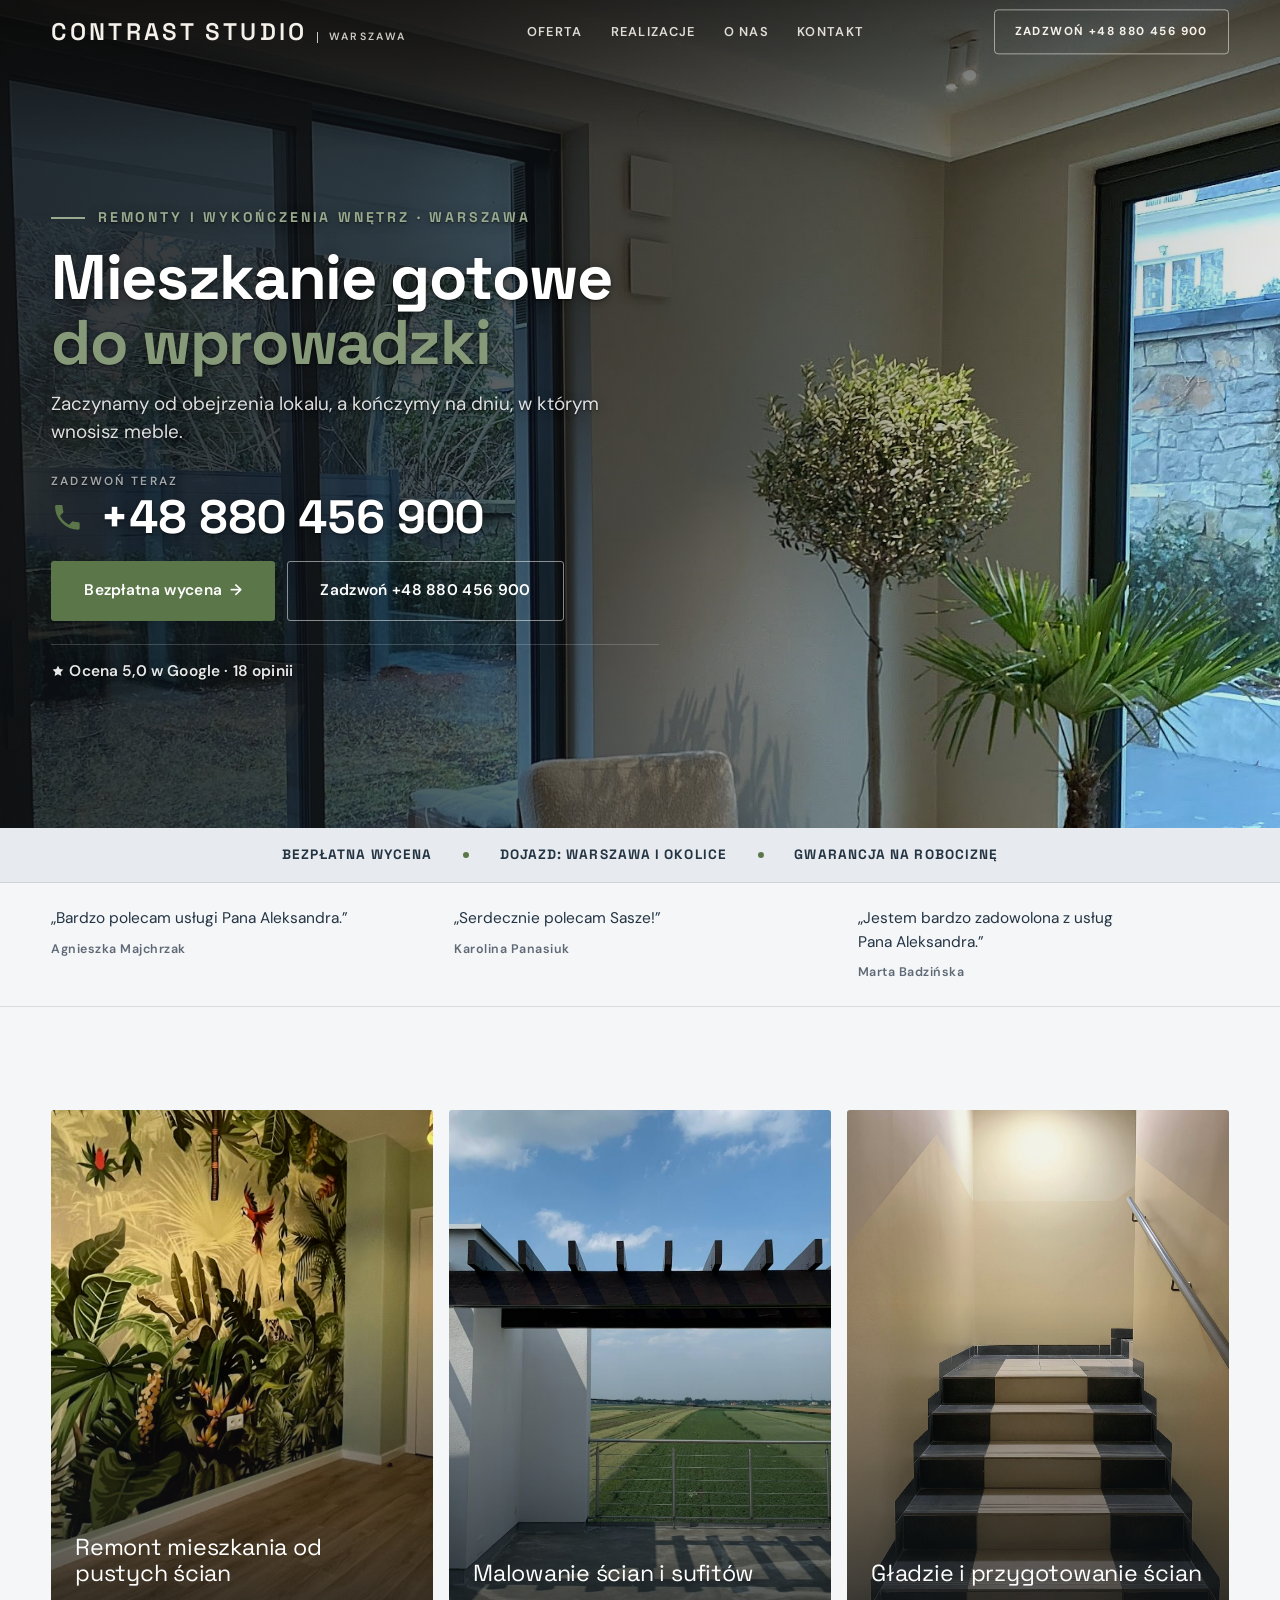
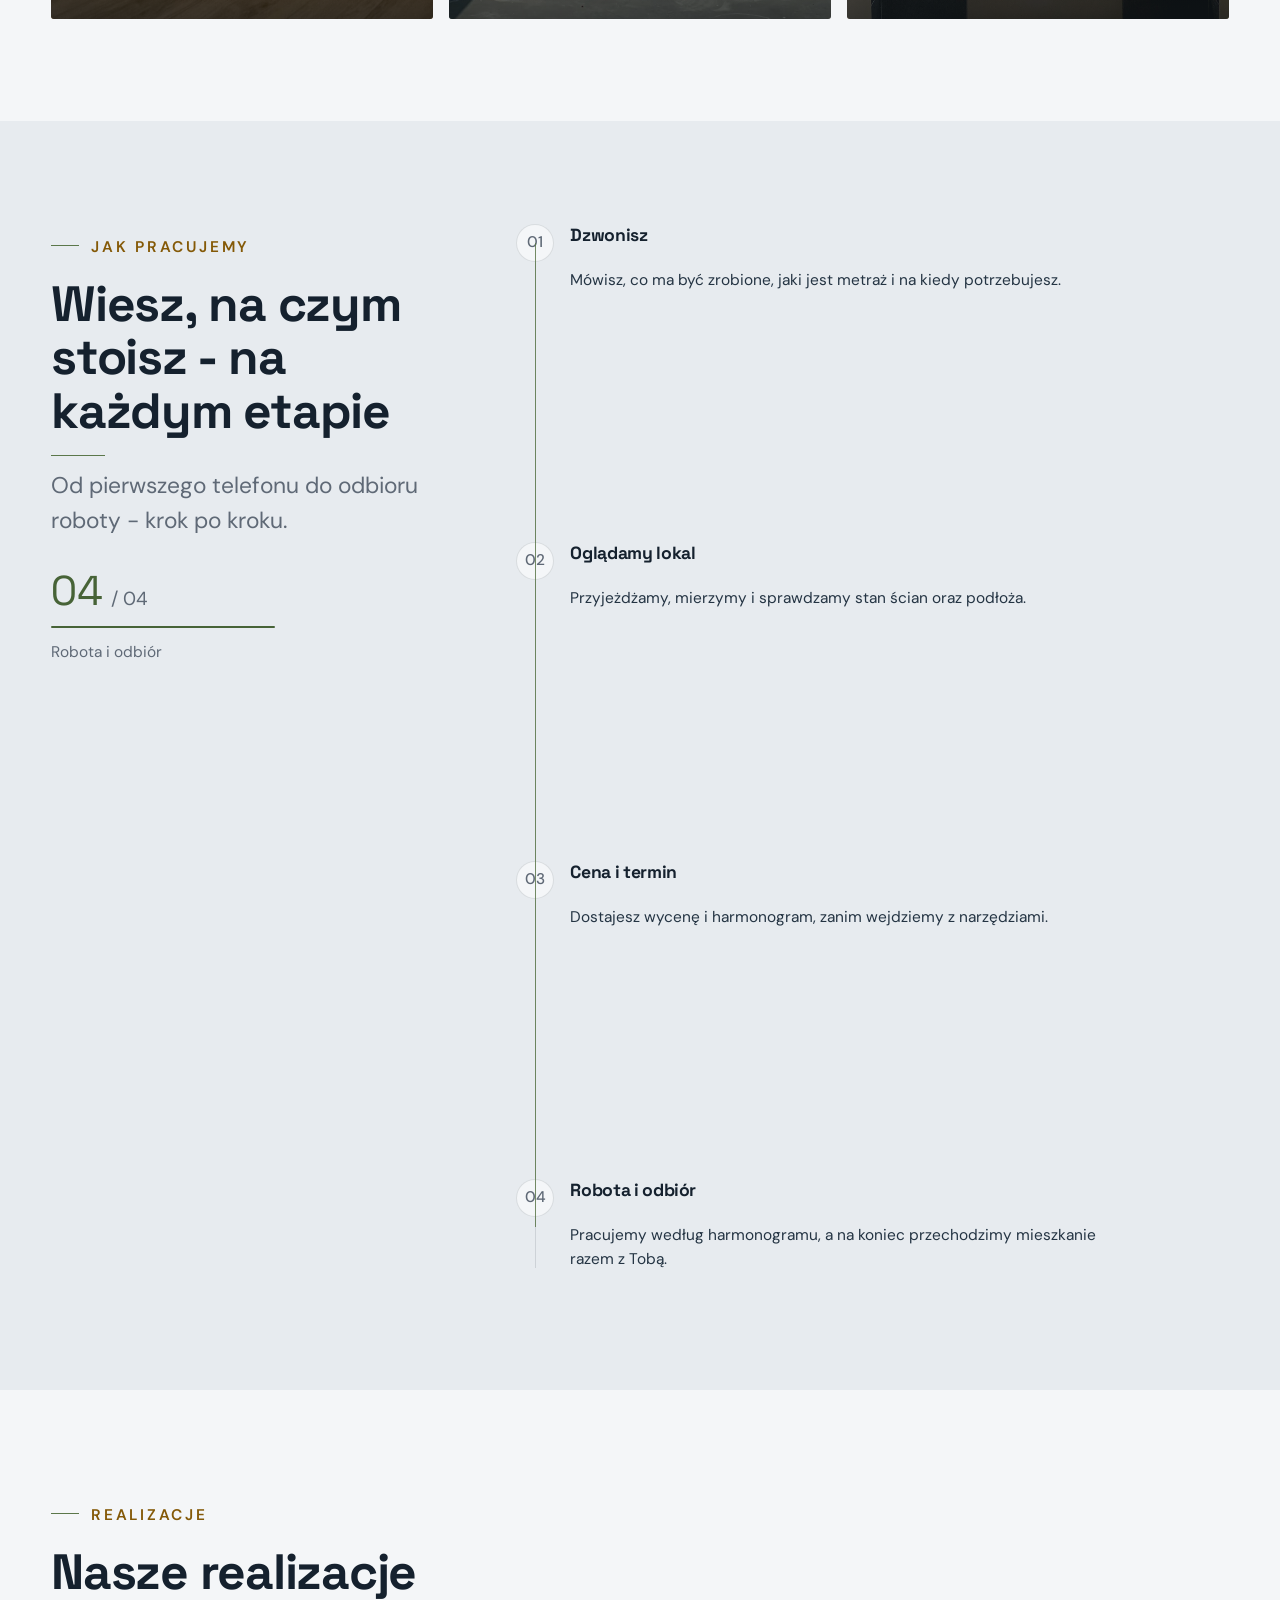
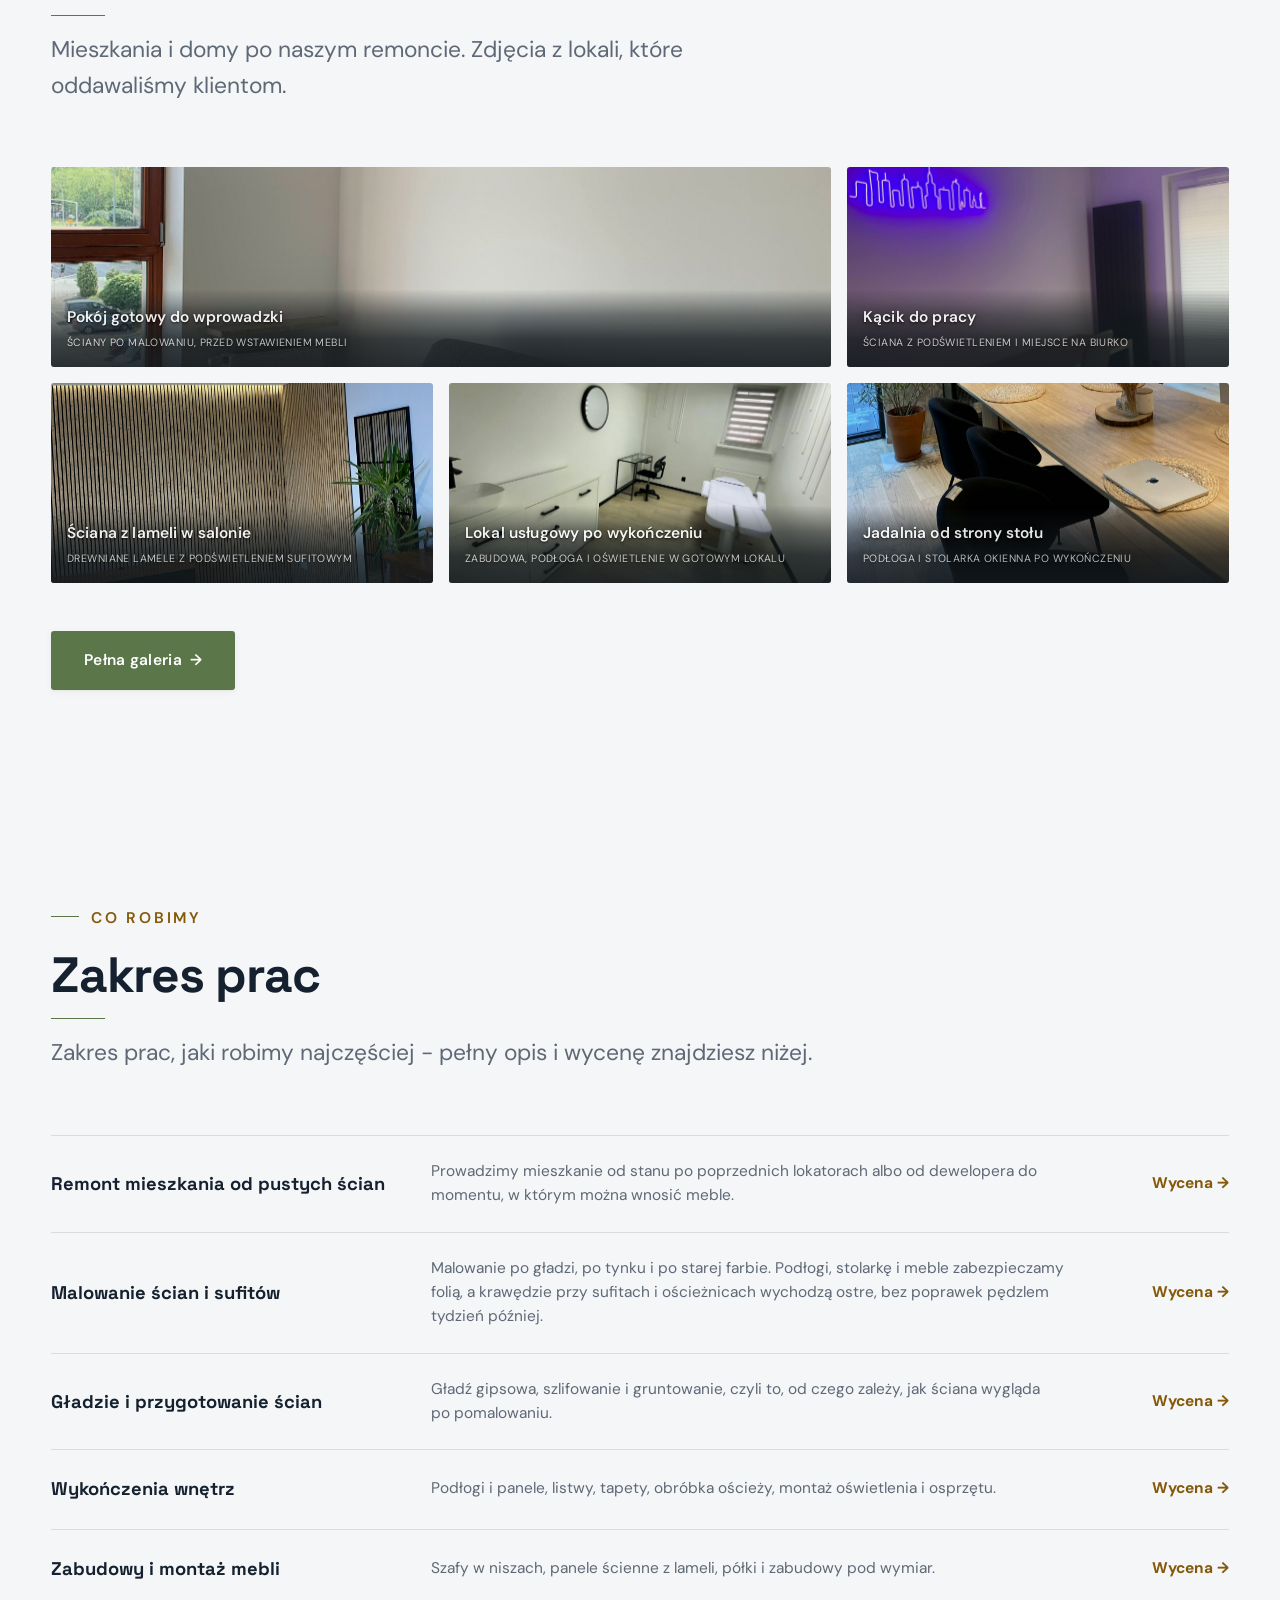
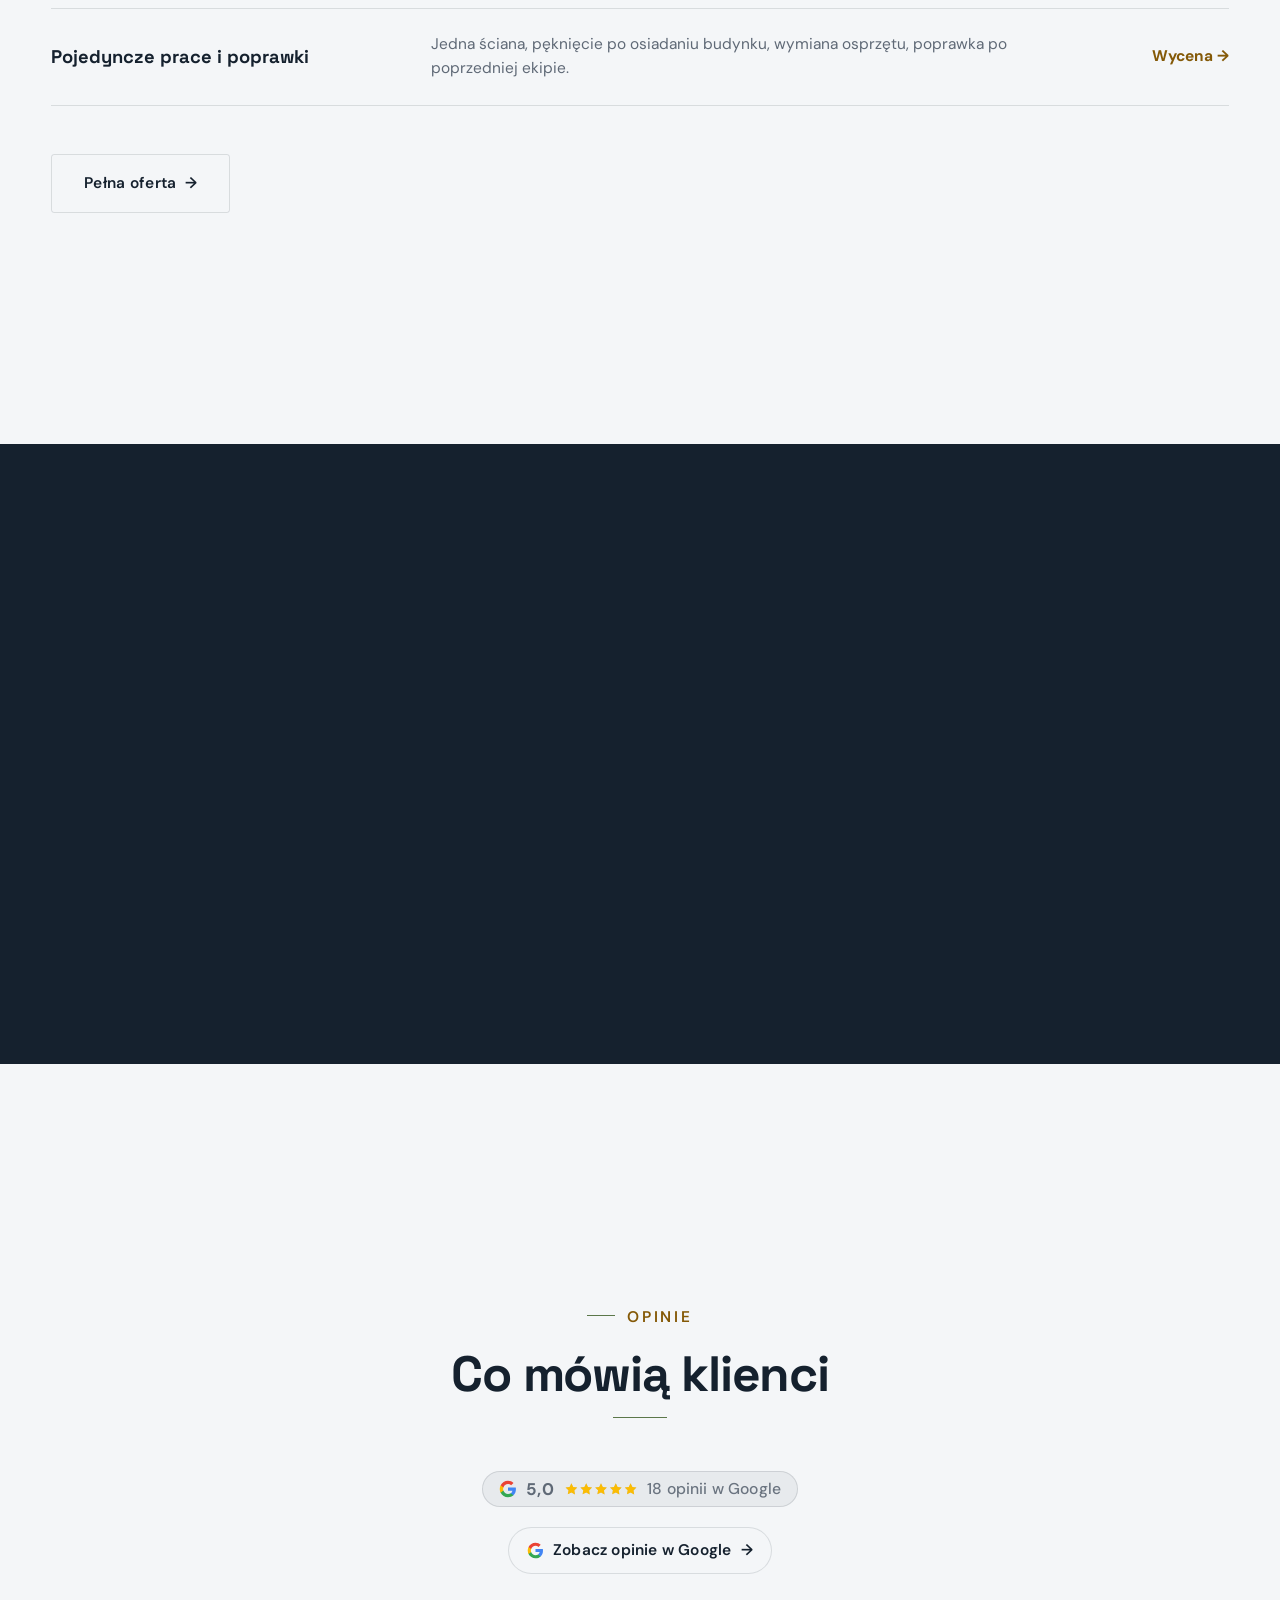
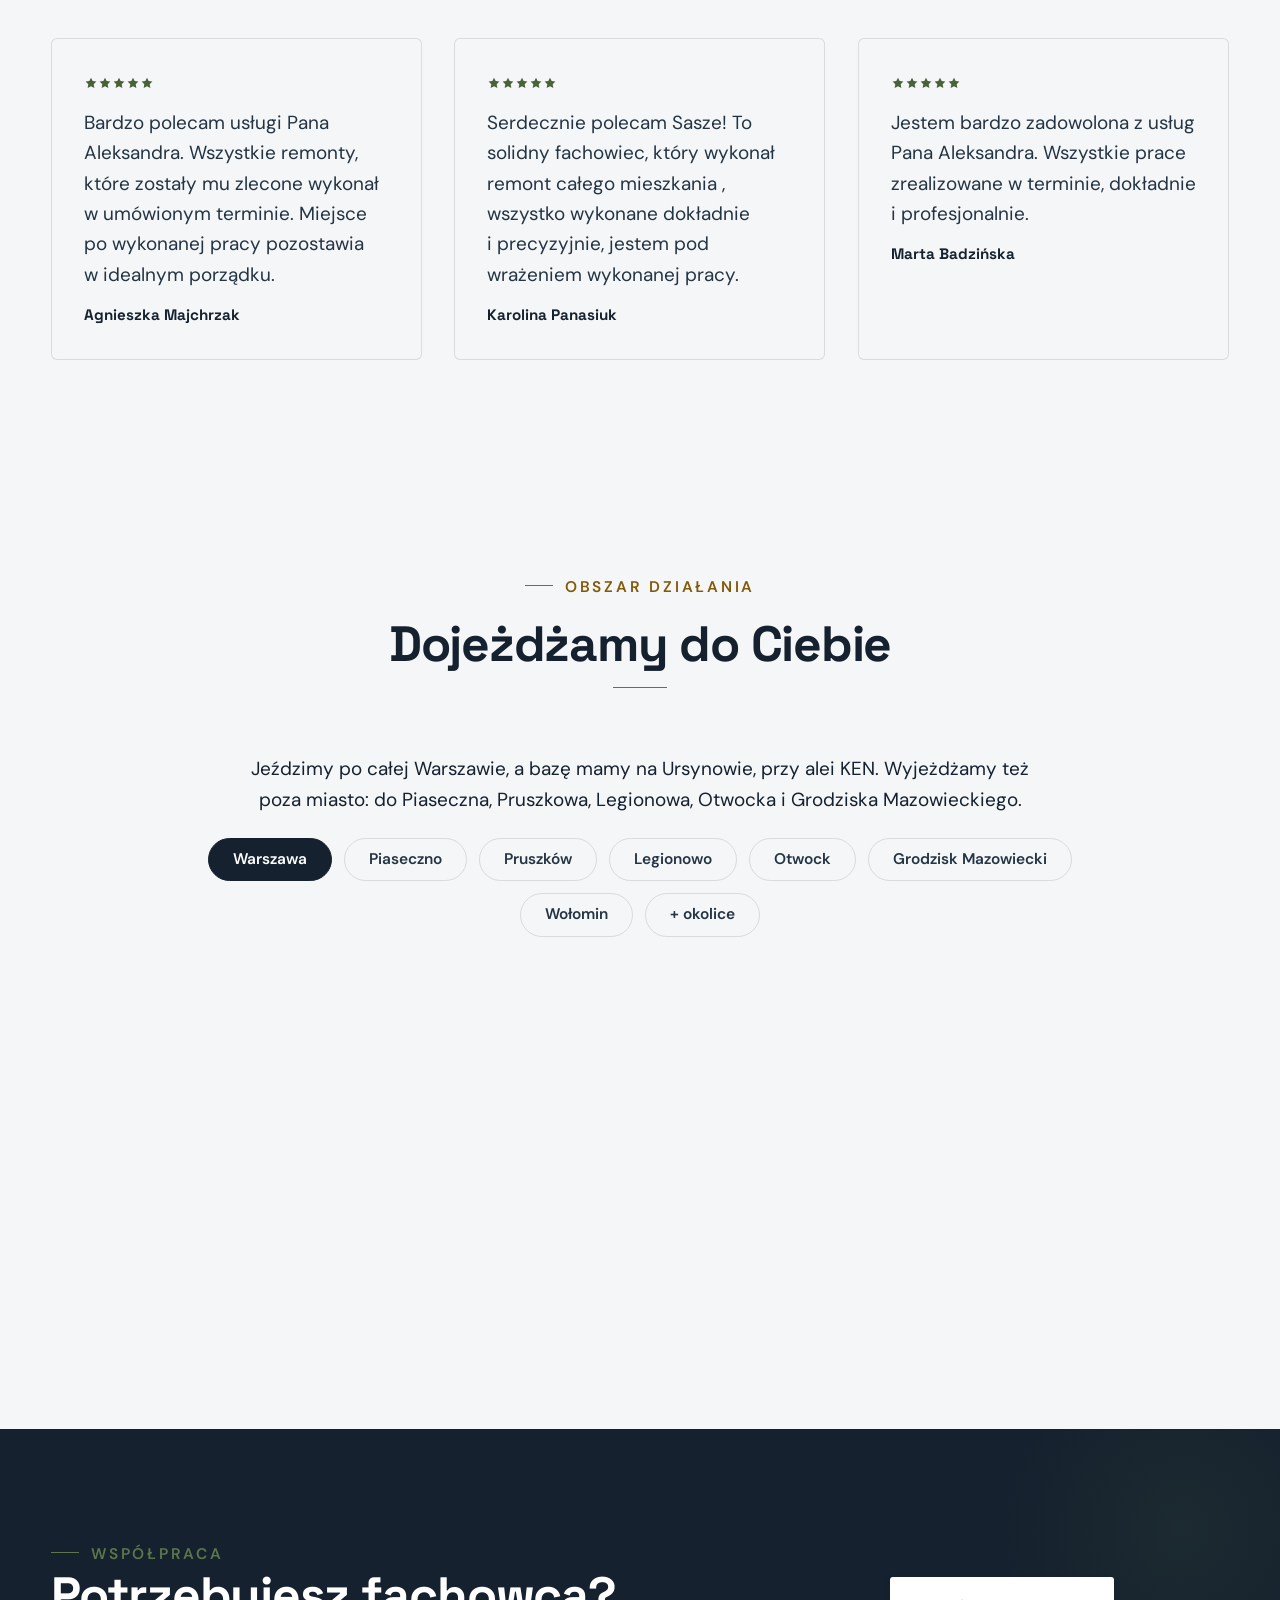
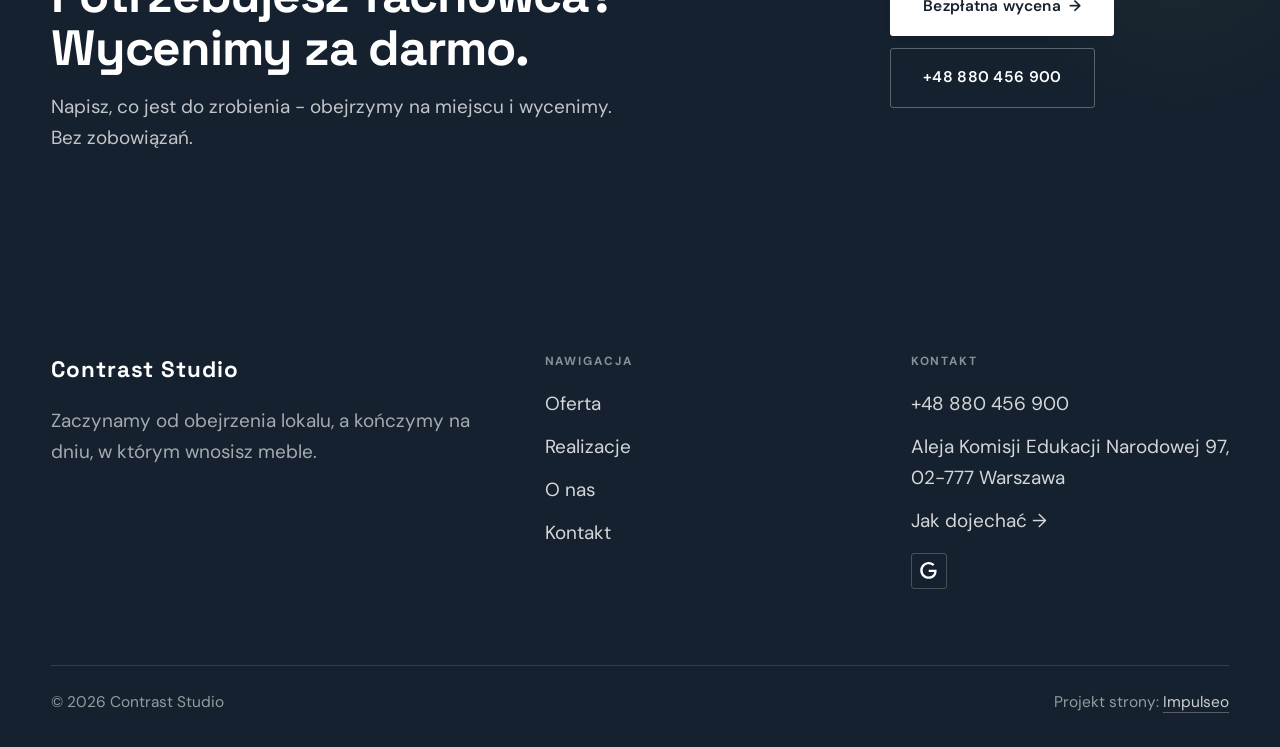
<file: index.html>
<!DOCTYPE html>
<html lang="pl">
<head>
<meta charset="UTF-8">
<meta name="viewport" content="width=device-width, initial-scale=1.0">
<title>Contrast Studio - remonty i wykończenia wnętrz · Warszawa</title>
<meta name="description" content="Contrast Studio - remonty mieszkań i domów, malowanie, gładzie i wykończenia wnętrz w Warszawie i okolicach. Ocena 5,0 z 18 opinii w Google. Wycena po obejrzeniu mieszkania. Zadzwoń: 880 456 900.">
<link rel="canonical" href="https://kris20032.github.io/contrast-studio/">
<meta name="robots" content="noindex, nofollow">
<meta property="og:type" content="website">
<meta property="og:locale" content="pl_PL">
<meta property="og:site_name" content="Contrast Studio">
<meta property="og:title" content="Contrast Studio - remonty i wykończenia wnętrz · Warszawa">
<meta property="og:description" content="Contrast Studio - remonty mieszkań i domów, malowanie, gładzie i wykończenia wnętrz w Warszawie i okolicach. Ocena 5,0 z 18 opinii w Google. Wycena po obejrzeniu mieszkania. Zadzwoń: 880 456 900.">
<meta property="og:url" content="https://kris20032.github.io/contrast-studio/">
<meta property="og:image" content="https://kris20032.github.io/contrast-studio/img/og.jpg">
<meta property="og:image:width" content="1200">
<meta property="og:image:height" content="630">
<meta name="twitter:card" content="summary_large_image">
<script type="application/ld+json">{"@context": "https://schema.org", "@type": "LocalBusiness", "name": "Contrast Studio", "url": "https://kris20032.github.io/contrast-studio/", "telephone": "+48880456900", "image": "https://kris20032.github.io/contrast-studio/img/og.jpg", "areaServed": "Warszawa", "sameAs": ["https://maps.google.com/?cid=11334450032539884662&g_mp=Cidnb29nbGUubWFwcy5wbGFjZXMudjEuUGxhY2VzLlNlYXJjaFRleHQQAhgEIAA"]}</script>
<link rel="preconnect" href="https://fonts.googleapis.com">
<link rel="preconnect" href="https://fonts.gstatic.com" crossorigin>
<link href="https://fonts.googleapis.com/css2?family=Space+Grotesk:wght@500;600;700&family=DM+Sans:opsz,wght@9..40,400;9..40,500;9..40,600&display=swap" rel="stylesheet">
<link rel="stylesheet" href="assets/styles.css?v=cf31f925">
<script>
/* WEJSCIE NA STRONE - "ladowanie" znaku CONTRAST STUDIO (prosba Agaty 01.09.2026,
   wzor: demo KONKRET Meble na wymiar, a tam Meble FRONT).
   Skrypt siedzi w <head> BEZ defer, zeby strona nie mignela przed zaslona.
   Zaslona w CSS jest domyslnie wylaczona (display:none) - wlacza ja dopiero ta
   klasa, wiec przy wylaczonym JS wejscia po prostu nie ma i nic nie blokuje.
   Gra RAZ na wizyte (sessionStorage); ?intro w adresie = zagraj ponownie. */
(function(){
  try{
    var h = document.documentElement;
    if (window.matchMedia && matchMedia('(prefers-reduced-motion:reduce)').matches) return;
    var znowu = location.search.indexOf('intro') > -1;
    if (!znowu && sessionStorage.getItem('contrast-intro')) return;
    sessionStorage.setItem('contrast-intro','1');
    h.classList.add('intro-on');
    var zdjete = false;
    function koniec(){
      if (zdjete) return; zdjete = true;
      h.classList.add('intro-out');
      try { document.dispatchEvent(new CustomEvent('intro:end')); } catch(e){}
      setTimeout(function(){ h.classList.remove('intro-on','intro-out'); }, 800);
    }
    setTimeout(koniec, 1900);
    /* twardy bezpiecznik: cokolwiek by nie padlo, po 3,8 s zaslony nie ma */
    setTimeout(function(){ h.classList.remove('intro-on','intro-out'); }, 3800);
    document.addEventListener('click', koniec);
    window.addEventListener('wheel', koniec, {passive:true});
    window.addEventListener('touchstart', koniec, {passive:true});
    window.addEventListener('keydown', koniec);
  }catch(e){}
})();
</script>
</head>
<body>
<div id="intro" aria-hidden="true"></div>

<header class="nav">
  <div class="wrap nav-inner">
    <a class="brand" href="index.html"><span class="name">Contrast Studio</span><span class="sub">Warszawa</span></a>
    <nav class="nav-links">
      <a href="oferta.html">Oferta</a>
      <a href="realizacje.html">Realizacje</a>
      <a href="o-nas.html">O nas</a>
      <a href="kontakt.html">Kontakt</a>
      <a href="tel:+48880456900" class="btn btn-accent">Zadzwoń +48 880 456 900</a>
    </nav>
    <button class="nav-toggle" aria-label="Menu"><span></span><span></span><span></span></button>
  </div>
</header>
<script>
/* POMIAR ZNAKU DO WEJSCIA - celowo TU, tuz za </header>, a nie w main.js:
   main.js rusza z konca strony okolo 300 ms pozniej, a przy budzecie ~1,9 s to
   jest roznica miedzy "plynnie" a "ospale". Liczymy, ile brakuje nazwie firmy
   do srodka okna i jak mocno ja powiekszyc - na sztywno sie nie da, bo zalezy
   od szerokosci okna i dlugosci nazwy.
   Dwa kroki, bo jeden nie wystarcza:
   (1) UKLAD - offsetWidth/offsetLeft, a NIE getBoundingClientRect: klasa
       .intro-on juz naklada transformacje, wiec rect zwrocilby stan po niej;
   (2) KOREKTA - dopiero teraz czytamy realny prostokat i domykamy reszte bledu
       (baseline w pasku, padding, cien liter). Bez tego znak stal 12 px za wysoko.
   Start czeka na krój z Google Fonts (max 400 ms) - inaczej mierzymy zastepczy
   font, a po podmianie napis zmienia szerokosc i ucieka ze srodka. */
(function(){
  try{
    var h = document.documentElement;
    if (!h.classList.contains('intro-on')) return;
    var znak = document.querySelector('.nav .brand');
    var nazwa = znak && znak.querySelector('.name');
    if (!znak || !nazwa) return;

    function zmierz(){
      var pr = parseFloat(getComputedStyle(znak).paddingRight) || 0;
      var w = znak.offsetWidth - pr, hh = znak.offsetHeight;
      if (!w || !hh) return false;
      var x = 0, y = 0, el = znak;
      while (el) { x += el.offsetLeft; y += el.offsetTop; el = el.offsetParent; }
      var W = window.innerWidth, H = window.innerHeight;
      /* skale liczymy z DOCELOWEJ WIELKOSCI LITER, nie z szerokosci napisu -
         inaczej dluga nazwa wychodzi mala, a krotka olbrzymia. Na koncu i tak
         przycinamy tak, zeby znak zmiescil sie w oknie z marginesem. */
      var fs = parseFloat(getComputedStyle(nazwa).fontSize) || 24;
      var celLitery = Math.min(Math.max(W * 0.046, 26), 56);
      var s = Math.max(1.15, celLitery / fs);
      s = Math.min(s, (W * 0.9) / w);
      znak.style.setProperty('--intro-dx', Math.round(W / 2 - (x + w / 2)) + 'px');
      znak.style.setProperty('--intro-dy', Math.round(H / 2 - (y + hh / 2)) + 'px');
      znak.style.setProperty('--intro-skala', s.toFixed(3));
      return true;
    }

    /* domkniecie bledu na realnym prostokacie. `luz` = ile znak ma jeszcze stac
       nizej: w stanie startowym jest to +16 px, po wejsciu juz 0. */
    function koryguj(luz){
      var r = znak.getBoundingClientRect();
      if (!r.width || !r.height) return;
      var dx = parseFloat(znak.style.getPropertyValue('--intro-dx')) || 0;
      var dy = parseFloat(znak.style.getPropertyValue('--intro-dy')) || 0;
      var bx = window.innerWidth / 2 - (r.left + r.width / 2);
      var by = (window.innerHeight / 2 + luz) - (r.top + r.height / 2);
      if (Math.abs(bx) < 0.5 && Math.abs(by) < 0.5) return;
      znak.style.setProperty('--intro-dx', Math.round(dx + bx) + 'px');
      znak.style.setProperty('--intro-dy', Math.round(dy + by) + 'px');
    }

    /* Korekte liczymy na NARYSOWANEJ klatce (requestAnimationFrame), nie zaraz po
       ustawieniu zmiennych. Wymuszenie przeliczenia w tej samej linii kodu potrafi
       oddac prostokat sprzed transformacji - na telefonie znak ladowal wtedy 55 px
       za daleko w prawo. Dwa przebiegi domykaja reszte bledu. */
    function ustaw(luz, gotowe){
      znak.classList.add('znak-czeka');      /* bez przejscia - inaczej znak
                                                przelecialby z rogu na srodek */
      zmierz();
      requestAnimationFrame(function(){
        koryguj(luz);
        requestAnimationFrame(function(){
          koryguj(luz);
          znak.classList.remove('znak-czeka');
          if (gotowe) gotowe();
        });
      });
    }

    var poszlo = false;
    function ruszaj(){
      if (poszlo) return; poszlo = true;
      ustaw(16, function(){
        /* DWIE klatki - po jednej przegladarka sklei stan startowy z koncowym */
        requestAnimationFrame(function(){
          requestAnimationFrame(function(){ znak.classList.add('znak-wszedl'); });
        });
      });
      /* bezpiecznik: gdyby klatki nie doszly (karta w tle), znak i tak sie pokaze */
      setTimeout(function(){ znak.classList.add('znak-wszedl'); }, 900);
    }

    function przelicz(){
      if (!h.classList.contains('intro-on') || h.classList.contains('intro-out')) return;
      ustaw(znak.classList.contains('znak-wszedl') ? 0 : 16);
    }

    try {
      if (document.fonts && document.fonts.ready) {
        document.fonts.ready.then(function(){ if (poszlo) przelicz(); else ruszaj(); });
      }
    } catch(e){}
    setTimeout(ruszaj, 400);          /* sufit czekania na krój */
    window.addEventListener('resize', przelicz, {passive:true});
  }catch(e){}
})();
</script>

<main>
<section class="hero-fach">
  <img class="hf-photo" src="img/hero.jpg" fetchpriority="high" data-rotate="img/g1.jpg|img/g2.jpg" alt="Contrast Studio" width="1564" height="1168">
  <div class="hf-panel">
    <div class="hf-inner">
      <span class="hf-kicker">Remonty i wykończenia wnętrz · Warszawa</span>
      <h1 class="hf-title">Mieszkanie gotowe <em>do wprowadzki</em></h1>
      <p class="hf-lead">Zaczynamy od obejrzenia lokalu, a kończymy na dniu, w którym wnosisz meble.</p>
      <a class="hf-phone" href="tel:+48880456900"><span class="hf-phone-lab">Zadzwoń teraz</span><span class="hf-phone-num"><svg class="ico-tel" width="16" height="16" viewBox="0 0 24 24" fill="none" aria-hidden="true"><path d="M6.6 10.8a15.5 15.5 0 0 0 6.6 6.6l2.2-2.2a1 1 0 0 1 1-.24 11.4 11.4 0 0 0 3.6.58 1 1 0 0 1 1 1V20a1 1 0 0 1-1 1A17 17 0 0 1 3 4a1 1 0 0 1 1-1h3.5a1 1 0 0 1 1 1c0 1.25.2 2.46.58 3.6a1 1 0 0 1-.25 1l-2.23 2.2Z" fill="currentColor"/></svg> +48 880 456 900</span></a>
      <div class="hf-actions">
        <a href="kontakt.html" class="btn btn-accent">Bezpłatna wycena <span class="arr">→</span></a>
        <a href="tel:+48880456900" class="btn btn-ghost hf-ghost">Zadzwoń +48 880 456 900</a>
      </div>
      <div class="hf-trust"><svg class="ico-star" width="14" height="14" viewBox="0 0 24 24" style="vertical-align:-2px" aria-hidden="true"><path d="M12 2.8l2.85 5.8 6.4.93-4.63 4.5 1.1 6.37L12 17.4l-5.72 3 1.1-6.37-4.63-4.5 6.4-.93L12 2.8Z" fill="currentColor"/></svg> Ocena 5,0 w Google · 18 opinii</div>
    </div>
  </div>
</section>
<section class="fach-promise">
  <div class="wrap">
    <ul class="fp-row reveal"><li>Bezpłatna wycena</li><li>Dojazd: Warszawa i okolice</li><li>Gwarancja na robociznę</li></ul>
  </div>
</section>
<section class="opinie-mini" aria-label="Opinie klientów">
  <div class="wrap">
    <div class="om-row">
      <div class="om-item reveal"><blockquote>„Bardzo polecam usługi Pana Aleksandra.”</blockquote><span class="om-autor">Agnieszka Majchrzak</span></div>
      <div class="om-item reveal"><blockquote>„Serdecznie polecam Sasze!”</blockquote><span class="om-autor">Karolina Panasiuk</span></div>
      <div class="om-item reveal"><blockquote>„Jestem bardzo zadowolona z usług Pana Aleksandra.”</blockquote><span class="om-autor">Marta Badzińska</span></div>
    </div>
  </div>
</section>
<section class="gateways-band">
  <div class="wrap">
    <div class="gateways">
      <a href="oferta.html" class="gateway reveal"><img src="img/g3.jpg" alt="Remont mieszkania od pustych ścian" loading="lazy" width="1544" height="830" decoding="async"><span class="g-ttl">Remont mieszkania od pustych ścian</span></a>
      <a href="oferta.html" class="gateway reveal"><img src="img/g4.jpg" alt="Malowanie ścian i sufitów" loading="lazy" width="1560" height="1160" decoding="async"><span class="g-ttl">Malowanie ścian i sufitów</span></a>
      <a href="oferta.html" class="gateway reveal"><img src="img/g5.jpg" alt="Gładzie i przygotowanie ścian" loading="lazy" width="1600" height="2133" decoding="async"><span class="g-ttl">Gładzie i przygotowanie ścian</span></a>
    </div>
  </div>
</section>
<section class="proces proces-os fachowcy">
  <div class="wrap proc-grid">
    <div class="proc-side">
      <div class="head reveal">
        <span class="eyebrow">Jak pracujemy</span>
        <h2>Wiesz, na czym stoisz - na każdym etapie</h2>
        <p>Od pierwszego telefonu do odbioru roboty - krok po kroku.</p>
      </div>
      <div class="proc-count" aria-hidden="true"><span class="pc-cur">01</span><span class="pc-all">/ 04</span></div>
      <div class="proc-bar" aria-hidden="true"><i></i></div>
      <p class="proc-now" aria-hidden="true">Dzwonisz</p>
    </div>
    <ol class="proces-line">
      <li class="reveal"><span class="pno">01</span><h3>Dzwonisz</h3><p>Mówisz, co ma być zrobione, jaki jest metraż i na kiedy potrzebujesz.</p></li>
      <li class="reveal"><span class="pno">02</span><h3>Oglądamy lokal</h3><p>Przyjeżdżamy, mierzymy i sprawdzamy stan ścian oraz podłoża.</p></li>
      <li class="reveal"><span class="pno">03</span><h3>Cena i termin</h3><p>Dostajesz wycenę i harmonogram, zanim wejdziemy z narzędziami.</p></li>
      <li class="reveal"><span class="pno">04</span><h3>Robota i odbiór</h3><p>Pracujemy według harmonogramu, a na koniec przechodzimy mieszkanie razem z Tobą.</p></li>
    </ol>
  </div>
</section>
<section>
  <div class="wrap">
    <div class="head reveal">
      <span class="eyebrow">Realizacje</span>
      <h2>Nasze realizacje</h2>
      <p>Mieszkania i domy po naszym remoncie. Zdjęcia z lokali, które oddawaliśmy klientom.</p>
    </div>
    <div class="gallery">
      <div class="tile t-two3 reveal"><img src="img/g6.jpg" alt="Pokój gotowy do wprowadzki" loading="lazy" width="1600" height="2133" decoding="async"><div class="cap">Pokój gotowy do wprowadzki<small>Ściany po malowaniu, przed wstawieniem mebli</small></div></div>
      <div class="tile t-third reveal"><img src="img/g7.jpg" alt="Kącik do pracy" loading="lazy" width="1536" height="924" decoding="async"><div class="cap">Kącik do pracy<small>Ściana z podświetleniem i miejsce na biurko</small></div></div>
      <div class="tile t-third reveal"><img src="img/g8.jpg" alt="Ściana z lameli w salonie" loading="lazy" width="1518" height="848" decoding="async"><div class="cap">Ściana z lameli w salonie<small>Drewniane lamele z podświetleniem sufitowym</small></div></div>
      <div class="tile t-third reveal"><img src="img/g9.jpg" alt="Lokal usługowy po wykończeniu" loading="lazy" width="1600" height="1423" decoding="async"><div class="cap">Lokal usługowy po wykończeniu<small>Zabudowa, podłoga i oświetlenie w gotowym lokalu</small></div></div>
      <div class="tile t-third reveal"><img src="img/g10.jpg" alt="Jadalnia od strony stołu" loading="lazy" width="1518" height="778" decoding="async"><div class="cap">Jadalnia od strony stołu<small>Podłoga i stolarka okienna po wykończeniu</small></div></div>
    </div>
    <div style="margin-top:var(--space-7)" class="reveal"><a href="realizacje.html" class="btn btn-accent">Pełna galeria <span class="arr">→</span></a></div>
  </div>
</section>
<section class="fach-uslugi">
  <div class="wrap">
    <div class="head reveal">
      <span class="eyebrow">Co robimy</span>
      <h2>Zakres prac</h2>
      <p>Zakres prac, jaki robimy najczęściej - pełny opis i wycenę znajdziesz niżej.</p>
    </div>
    <ul class="fu-list">
      <li class="fu-row reveal"><div class="fu-name">Remont mieszkania od pustych ścian</div><div class="fu-desc">Prowadzimy mieszkanie od stanu po poprzednich lokatorach albo od dewelopera do momentu, w którym można wnosić meble.</div><a class="fu-cta" href="kontakt.html">Wycena <span class="arr">→</span></a></li>
      <li class="fu-row reveal"><div class="fu-name">Malowanie ścian i sufitów</div><div class="fu-desc">Malowanie po gładzi, po tynku i po starej farbie. Podłogi, stolarkę i meble zabezpieczamy folią, a krawędzie przy sufitach i ościeżnicach wychodzą ostre, bez poprawek pędzlem tydzień później.</div><a class="fu-cta" href="kontakt.html">Wycena <span class="arr">→</span></a></li>
      <li class="fu-row reveal"><div class="fu-name">Gładzie i przygotowanie ścian</div><div class="fu-desc">Gładź gipsowa, szlifowanie i gruntowanie, czyli to, od czego zależy, jak ściana wygląda po pomalowaniu.</div><a class="fu-cta" href="kontakt.html">Wycena <span class="arr">→</span></a></li>
      <li class="fu-row reveal"><div class="fu-name">Wykończenia wnętrz</div><div class="fu-desc">Podłogi i panele, listwy, tapety, obróbka ościeży, montaż oświetlenia i osprzętu.</div><a class="fu-cta" href="kontakt.html">Wycena <span class="arr">→</span></a></li>
      <li class="fu-row reveal"><div class="fu-name">Zabudowy i montaż mebli</div><div class="fu-desc">Szafy w niszach, panele ścienne z lameli, półki i zabudowy pod wymiar.</div><a class="fu-cta" href="kontakt.html">Wycena <span class="arr">→</span></a></li>
      <li class="fu-row reveal"><div class="fu-name">Pojedyncze prace i poprawki</div><div class="fu-desc">Jedna ściana, pęknięcie po osiadaniu budynku, wymiana osprzętu, poprawka po poprzedniej ekipie.</div><a class="fu-cta" href="kontakt.html">Wycena <span class="arr">→</span></a></li>
    </ul>
    <div style="margin-top:var(--space-7)" class="reveal"><a href="oferta.html" class="btn btn-ghost">Pełna oferta <span class="arr">→</span></a></div>
  </div>
</section>
<section class="stopklatka" aria-hidden="true">
  <div class="stk-bg" style="background-image:url(img/about.jpg)"></div>
</section>
<section class="opinie">
  <div class="wrap">
    <div class="head center reveal">
      <span class="eyebrow">Opinie</span>
      <h2>Co mówią klienci</h2>
    </div>
    <p class="op-meta reveal"><span class="g-badge"><svg class="gb-ico" viewBox="0 0 24 24" width="18" height="18" aria-hidden="true"><path fill="#4285F4" d="M22.56 12.25c0-.78-.07-1.53-.2-2.25H12v4.26h5.92c-.26 1.37-1.04 2.53-2.21 3.31v2.77h3.57c2.08-1.92 3.28-4.74 3.28-8.09z"/><path fill="#34A853" d="M12 23c2.97 0 5.46-.98 7.28-2.66l-3.57-2.77c-.98.66-2.23 1.06-3.71 1.06-2.86 0-5.29-1.93-6.16-4.53H2.18v2.84C3.99 20.53 7.7 23 12 23z"/><path fill="#FBBC05" d="M5.84 14.09c-.22-.66-.35-1.36-.35-2.09s.13-1.43.35-2.09V7.07H2.18C1.43 8.55 1 10.22 1 12s.43 3.45 1.18 4.93l2.85-2.22.81-.62z"/><path fill="#EA4335" d="M12 5.38c1.62 0 3.06.56 4.21 1.64l3.15-3.15C17.45 2.09 14.97 1 12 1 7.7 1 3.99 3.47 2.18 7.07l3.66 2.84c.87-2.6 3.3-4.53 6.16-4.53z"/></svg><b class="gb-ocena">5,0</b><svg class="gb-stars" viewBox="0 0 90 18" width="74" height="14.8" aria-hidden="true"><g fill="currentColor" opacity=".26"><path transform="translate(0,0)" d="M9 1.6l2.2 4.46 4.92.72-3.56 3.47.84 4.9L9 12.74l-4.4 2.31.84-4.9L1.88 6.68l4.92-.72L9 1.6Z"/><path transform="translate(18,0)" d="M9 1.6l2.2 4.46 4.92.72-3.56 3.47.84 4.9L9 12.74l-4.4 2.31.84-4.9L1.88 6.68l4.92-.72L9 1.6Z"/><path transform="translate(36,0)" d="M9 1.6l2.2 4.46 4.92.72-3.56 3.47.84 4.9L9 12.74l-4.4 2.31.84-4.9L1.88 6.68l4.92-.72L9 1.6Z"/><path transform="translate(54,0)" d="M9 1.6l2.2 4.46 4.92.72-3.56 3.47.84 4.9L9 12.74l-4.4 2.31.84-4.9L1.88 6.68l4.92-.72L9 1.6Z"/><path transform="translate(72,0)" d="M9 1.6l2.2 4.46 4.92.72-3.56 3.47.84 4.9L9 12.74l-4.4 2.31.84-4.9L1.88 6.68l4.92-.72L9 1.6Z"/></g><clipPath id="gs1000"><rect x="0" y="0" width="90.0" height="18"/></clipPath><g fill="#FBBC04" clip-path="url(#gs1000)"><path transform="translate(0,0)" d="M9 1.6l2.2 4.46 4.92.72-3.56 3.47.84 4.9L9 12.74l-4.4 2.31.84-4.9L1.88 6.68l4.92-.72L9 1.6Z"/><path transform="translate(18,0)" d="M9 1.6l2.2 4.46 4.92.72-3.56 3.47.84 4.9L9 12.74l-4.4 2.31.84-4.9L1.88 6.68l4.92-.72L9 1.6Z"/><path transform="translate(36,0)" d="M9 1.6l2.2 4.46 4.92.72-3.56 3.47.84 4.9L9 12.74l-4.4 2.31.84-4.9L1.88 6.68l4.92-.72L9 1.6Z"/><path transform="translate(54,0)" d="M9 1.6l2.2 4.46 4.92.72-3.56 3.47.84 4.9L9 12.74l-4.4 2.31.84-4.9L1.88 6.68l4.92-.72L9 1.6Z"/><path transform="translate(72,0)" d="M9 1.6l2.2 4.46 4.92.72-3.56 3.47.84 4.9L9 12.74l-4.4 2.31.84-4.9L1.88 6.68l4.92-.72L9 1.6Z"/></g></svg><span class="gb-txt">18 opinii w Google</span></span></p>
    <p class="op-meta reveal"><a class="op-google" href="https://maps.google.com/?cid=11334450032539884662&amp;g_mp=Cidnb29nbGUubWFwcy5wbGFjZXMudjEuUGxhY2VzLlNlYXJjaFRleHQQAhgEIAA" target="_blank" rel="noopener"><svg class="op-g-ico" viewBox="0 0 24 24" width="17" height="17" aria-hidden="true"><path fill="#4285F4" d="M22.56 12.25c0-.78-.07-1.53-.2-2.25H12v4.26h5.92c-.26 1.37-1.04 2.53-2.21 3.31v2.77h3.57c2.08-1.92 3.28-4.74 3.28-8.09z"/><path fill="#34A853" d="M12 23c2.97 0 5.46-.98 7.28-2.66l-3.57-2.77c-.98.66-2.23 1.06-3.71 1.06-2.86 0-5.29-1.93-6.16-4.53H2.18v2.84C3.99 20.53 7.7 23 12 23z"/><path fill="#FBBC05" d="M5.84 14.09c-.22-.66-.35-1.36-.35-2.09s.13-1.43.35-2.09V7.07H2.18C1.43 8.55 1 10.22 1 12s.43 3.45 1.18 4.93l2.85-2.22.81-.62z"/><path fill="#EA4335" d="M12 5.38c1.62 0 3.06.56 4.21 1.64l3.15-3.15C17.45 2.09 14.97 1 12 1 7.7 1 3.99 3.47 2.18 7.07l3.66 2.84c.87-2.6 3.3-4.53 6.16-4.53z"/></svg><span>Zobacz opinie w Google</span><span class="arr">→</span></a></p>
    <div class="opinie-grid">
      <figure class="op-card reveal"><span class="op-star"><svg class="ico-star" width="14" height="14" viewBox="0 0 24 24" style="vertical-align:-2px" aria-hidden="true"><path d="M12 2.8l2.85 5.8 6.4.93-4.63 4.5 1.1 6.37L12 17.4l-5.72 3 1.1-6.37-4.63-4.5 6.4-.93L12 2.8Z" fill="currentColor"/></svg><svg class="ico-star" width="14" height="14" viewBox="0 0 24 24" style="vertical-align:-2px" aria-hidden="true"><path d="M12 2.8l2.85 5.8 6.4.93-4.63 4.5 1.1 6.37L12 17.4l-5.72 3 1.1-6.37-4.63-4.5 6.4-.93L12 2.8Z" fill="currentColor"/></svg><svg class="ico-star" width="14" height="14" viewBox="0 0 24 24" style="vertical-align:-2px" aria-hidden="true"><path d="M12 2.8l2.85 5.8 6.4.93-4.63 4.5 1.1 6.37L12 17.4l-5.72 3 1.1-6.37-4.63-4.5 6.4-.93L12 2.8Z" fill="currentColor"/></svg><svg class="ico-star" width="14" height="14" viewBox="0 0 24 24" style="vertical-align:-2px" aria-hidden="true"><path d="M12 2.8l2.85 5.8 6.4.93-4.63 4.5 1.1 6.37L12 17.4l-5.72 3 1.1-6.37-4.63-4.5 6.4-.93L12 2.8Z" fill="currentColor"/></svg><svg class="ico-star" width="14" height="14" viewBox="0 0 24 24" style="vertical-align:-2px" aria-hidden="true"><path d="M12 2.8l2.85 5.8 6.4.93-4.63 4.5 1.1 6.37L12 17.4l-5.72 3 1.1-6.37-4.63-4.5 6.4-.93L12 2.8Z" fill="currentColor"/></svg></span><blockquote>Bardzo polecam usługi Pana Aleksandra. Wszystkie remonty, które zostały mu zlecone wykonał w umówionym terminie. Miejsce po wykonanej pracy pozostawia w idealnym porządku.</blockquote><span class="op-autor">Agnieszka Majchrzak</span></figure>
      <figure class="op-card reveal"><span class="op-star"><svg class="ico-star" width="14" height="14" viewBox="0 0 24 24" style="vertical-align:-2px" aria-hidden="true"><path d="M12 2.8l2.85 5.8 6.4.93-4.63 4.5 1.1 6.37L12 17.4l-5.72 3 1.1-6.37-4.63-4.5 6.4-.93L12 2.8Z" fill="currentColor"/></svg><svg class="ico-star" width="14" height="14" viewBox="0 0 24 24" style="vertical-align:-2px" aria-hidden="true"><path d="M12 2.8l2.85 5.8 6.4.93-4.63 4.5 1.1 6.37L12 17.4l-5.72 3 1.1-6.37-4.63-4.5 6.4-.93L12 2.8Z" fill="currentColor"/></svg><svg class="ico-star" width="14" height="14" viewBox="0 0 24 24" style="vertical-align:-2px" aria-hidden="true"><path d="M12 2.8l2.85 5.8 6.4.93-4.63 4.5 1.1 6.37L12 17.4l-5.72 3 1.1-6.37-4.63-4.5 6.4-.93L12 2.8Z" fill="currentColor"/></svg><svg class="ico-star" width="14" height="14" viewBox="0 0 24 24" style="vertical-align:-2px" aria-hidden="true"><path d="M12 2.8l2.85 5.8 6.4.93-4.63 4.5 1.1 6.37L12 17.4l-5.72 3 1.1-6.37-4.63-4.5 6.4-.93L12 2.8Z" fill="currentColor"/></svg><svg class="ico-star" width="14" height="14" viewBox="0 0 24 24" style="vertical-align:-2px" aria-hidden="true"><path d="M12 2.8l2.85 5.8 6.4.93-4.63 4.5 1.1 6.37L12 17.4l-5.72 3 1.1-6.37-4.63-4.5 6.4-.93L12 2.8Z" fill="currentColor"/></svg></span><blockquote>Serdecznie polecam Sasze! To solidny fachowiec, który wykonał remont całego mieszkania , wszystko wykonane dokładnie i precyzyjnie, jestem pod wrażeniem wykonanej pracy.</blockquote><span class="op-autor">Karolina Panasiuk</span></figure>
      <figure class="op-card reveal"><span class="op-star"><svg class="ico-star" width="14" height="14" viewBox="0 0 24 24" style="vertical-align:-2px" aria-hidden="true"><path d="M12 2.8l2.85 5.8 6.4.93-4.63 4.5 1.1 6.37L12 17.4l-5.72 3 1.1-6.37-4.63-4.5 6.4-.93L12 2.8Z" fill="currentColor"/></svg><svg class="ico-star" width="14" height="14" viewBox="0 0 24 24" style="vertical-align:-2px" aria-hidden="true"><path d="M12 2.8l2.85 5.8 6.4.93-4.63 4.5 1.1 6.37L12 17.4l-5.72 3 1.1-6.37-4.63-4.5 6.4-.93L12 2.8Z" fill="currentColor"/></svg><svg class="ico-star" width="14" height="14" viewBox="0 0 24 24" style="vertical-align:-2px" aria-hidden="true"><path d="M12 2.8l2.85 5.8 6.4.93-4.63 4.5 1.1 6.37L12 17.4l-5.72 3 1.1-6.37-4.63-4.5 6.4-.93L12 2.8Z" fill="currentColor"/></svg><svg class="ico-star" width="14" height="14" viewBox="0 0 24 24" style="vertical-align:-2px" aria-hidden="true"><path d="M12 2.8l2.85 5.8 6.4.93-4.63 4.5 1.1 6.37L12 17.4l-5.72 3 1.1-6.37-4.63-4.5 6.4-.93L12 2.8Z" fill="currentColor"/></svg><svg class="ico-star" width="14" height="14" viewBox="0 0 24 24" style="vertical-align:-2px" aria-hidden="true"><path d="M12 2.8l2.85 5.8 6.4.93-4.63 4.5 1.1 6.37L12 17.4l-5.72 3 1.1-6.37-4.63-4.5 6.4-.93L12 2.8Z" fill="currentColor"/></svg></span><blockquote>Jestem bardzo zadowolona z usług Pana Aleksandra. Wszystkie prace zrealizowane w terminie, dokładnie i profesjonalnie.</blockquote><span class="op-autor">Marta Badzińska</span></figure>
    </div>
  </div>
</section>
<section class="obszar">
  <div class="wrap">
    <div class="head center reveal">
      <span class="eyebrow">Obszar działania</span>
      <h2>Dojeżdżamy do Ciebie</h2>
    </div>
    <p class="obszar-txt reveal" style="text-align:center;max-width:60ch;margin:0 auto 1.4rem">Jeździmy po całej Warszawie, a bazę mamy na Ursynowie, przy alei KEN. Wyjeżdżamy też poza miasto: do Piaseczna, Pruszkowa, Legionowa, Otwocka i Grodziska Mazowieckiego.</p>
    <ul class="obszar-list reveal"><li class="is-home">Warszawa</li><li>Piaseczno</li><li>Pruszków</li><li>Legionowo</li><li>Otwock</li><li>Grodzisk Mazowiecki</li><li>Wołomin</li><li>+ okolice</li></ul>
    <div class="obszar-mapa reveal" style="margin-top:var(--space-7)">
      <iframe title="Obszar działania - Warszawa i okolice" src="https://maps.google.com/maps?q=52.1572553%2C21.0317249&amp;z=11&amp;output=embed" loading="lazy" referrerpolicy="no-referrer-when-downgrade" style="width:100%;height:clamp(280px,38vh,420px);border:0;display:block;border-radius:var(--r-md)"></iframe>
    </div>
  </div>
</section>
<section class="cta">
  <div class="wrap">
    <div class="reveal">
      <span class="eyebrow">Współpraca</span>
      <h2>Potrzebujesz fachowca? Wycenimy za darmo.</h2>
      <p>Napisz, co jest do zrobienia - obejrzymy na miejscu i wycenimy. Bez zobowiązań.</p>
    </div>
    <div class="cta-actions reveal">
      <a href="kontakt.html" class="btn btn-light">Bezpłatna wycena <span class="arr">→</span></a>
      <a href="tel:+48880456900" class="btn btn-ghost btn-ghost-cta">+48 880 456 900</a>
    </div>
  </div>
</section>
</main>

<footer>
  <div class="wrap">
    <div class="foot-grid">
      <div class="foot-brand">
        <div class="name">Contrast Studio</div>
        <p>Zaczynamy od obejrzenia lokalu, a kończymy na dniu, w którym wnosisz meble.</p>
      </div>
      <div class="foot-col">
        <h4>Nawigacja</h4>
        <a href="oferta.html">Oferta</a>
        <a href="realizacje.html">Realizacje</a>
        <a href="o-nas.html">O nas</a>
        <a href="kontakt.html">Kontakt</a>
      </div>
      <div class="foot-col">
        <h4>Kontakt</h4>
        <a href="tel:+48880456900">+48 880 456 900</a>
        <p>Aleja Komisji Edukacji Narodowej 97, 02-777 Warszawa</p>
        <a href="https://maps.google.com/?cid=11334450032539884662&g_mp=Cidnb29nbGUubWFwcy5wbGFjZXMudjEuUGxhY2VzLlNlYXJjaFRleHQQAhgEIAA" target="_blank" rel="noopener">Jak dojechać →</a>
      <div class="foot-soc">
        <a class="soc" href="https://maps.google.com/?cid=11334450032539884662&g_mp=Cidnb29nbGUubWFwcy5wbGFjZXMudjEuUGxhY2VzLlNlYXJjaFRleHQQAhgEIAA" target="_blank" rel="noopener" aria-label="Google - Contrast Studio"><svg viewBox="0 0 24 24" aria-hidden="true" focusable="false"><path d="M12.48 10.92v3.28h7.84c-.24 1.84-.853 3.187-1.787 4.133-1.147 1.147-2.933 2.4-6.053 2.4-4.827 0-8.6-3.893-8.6-8.72s3.773-8.72 8.6-8.72c2.6 0 4.507 1.027 5.907 2.347l2.307-2.307C18.747 1.44 16.133 0 12.48 0 5.867 0 .307 5.387.307 12s5.56 12 12.173 12c3.573 0 6.267-1.173 8.373-3.36 2.16-2.16 2.84-5.213 2.84-7.667 0-.76-.053-1.467-.173-2.053H12.48z" fill="currentColor"/></svg></a>
      </div>
      </div>
    </div>
    <div class="foot-bot">
      <span>© 2026 Contrast Studio</span>
      <span>Projekt strony: <a class="foot-credit" href="https://impulseo.pl" target="_blank" rel="noopener">Impulseo</a></span>
    </div>
  </div>
</footer>
<div class="sticky-call"><a class="sc-call" href="tel:+48880456900"><svg class="ico-tel" width="16" height="16" viewBox="0 0 24 24" fill="none" aria-hidden="true"><path d="M6.6 10.8a15.5 15.5 0 0 0 6.6 6.6l2.2-2.2a1 1 0 0 1 1-.24 11.4 11.4 0 0 0 3.6.58 1 1 0 0 1 1 1V20a1 1 0 0 1-1 1A17 17 0 0 1 3 4a1 1 0 0 1 1-1h3.5a1 1 0 0 1 1 1c0 1.25.2 2.46.58 3.6a1 1 0 0 1-.25 1l-2.23 2.2Z" fill="currentColor"/></svg> Zadzwoń</a><a class="sc-quote" href="kontakt.html">Bezpłatna wycena</a></div>
<div class="demo-wazne" data-do="2026-09-07" data-cykl="3" hidden><svg class="dw-ico" width="13" height="13" viewBox="0 0 24 24" fill="none" aria-hidden="true"><circle cx="12" cy="12" r="8.6" stroke="currentColor" stroke-width="1.8"/><path d="M12 7.2V12l3.3 2" stroke="currentColor" stroke-width="1.8" stroke-linecap="round"/></svg><span class="dw-txt"></span></div>

<script src="assets/main.js"></script>
</body>
</html>
</file>
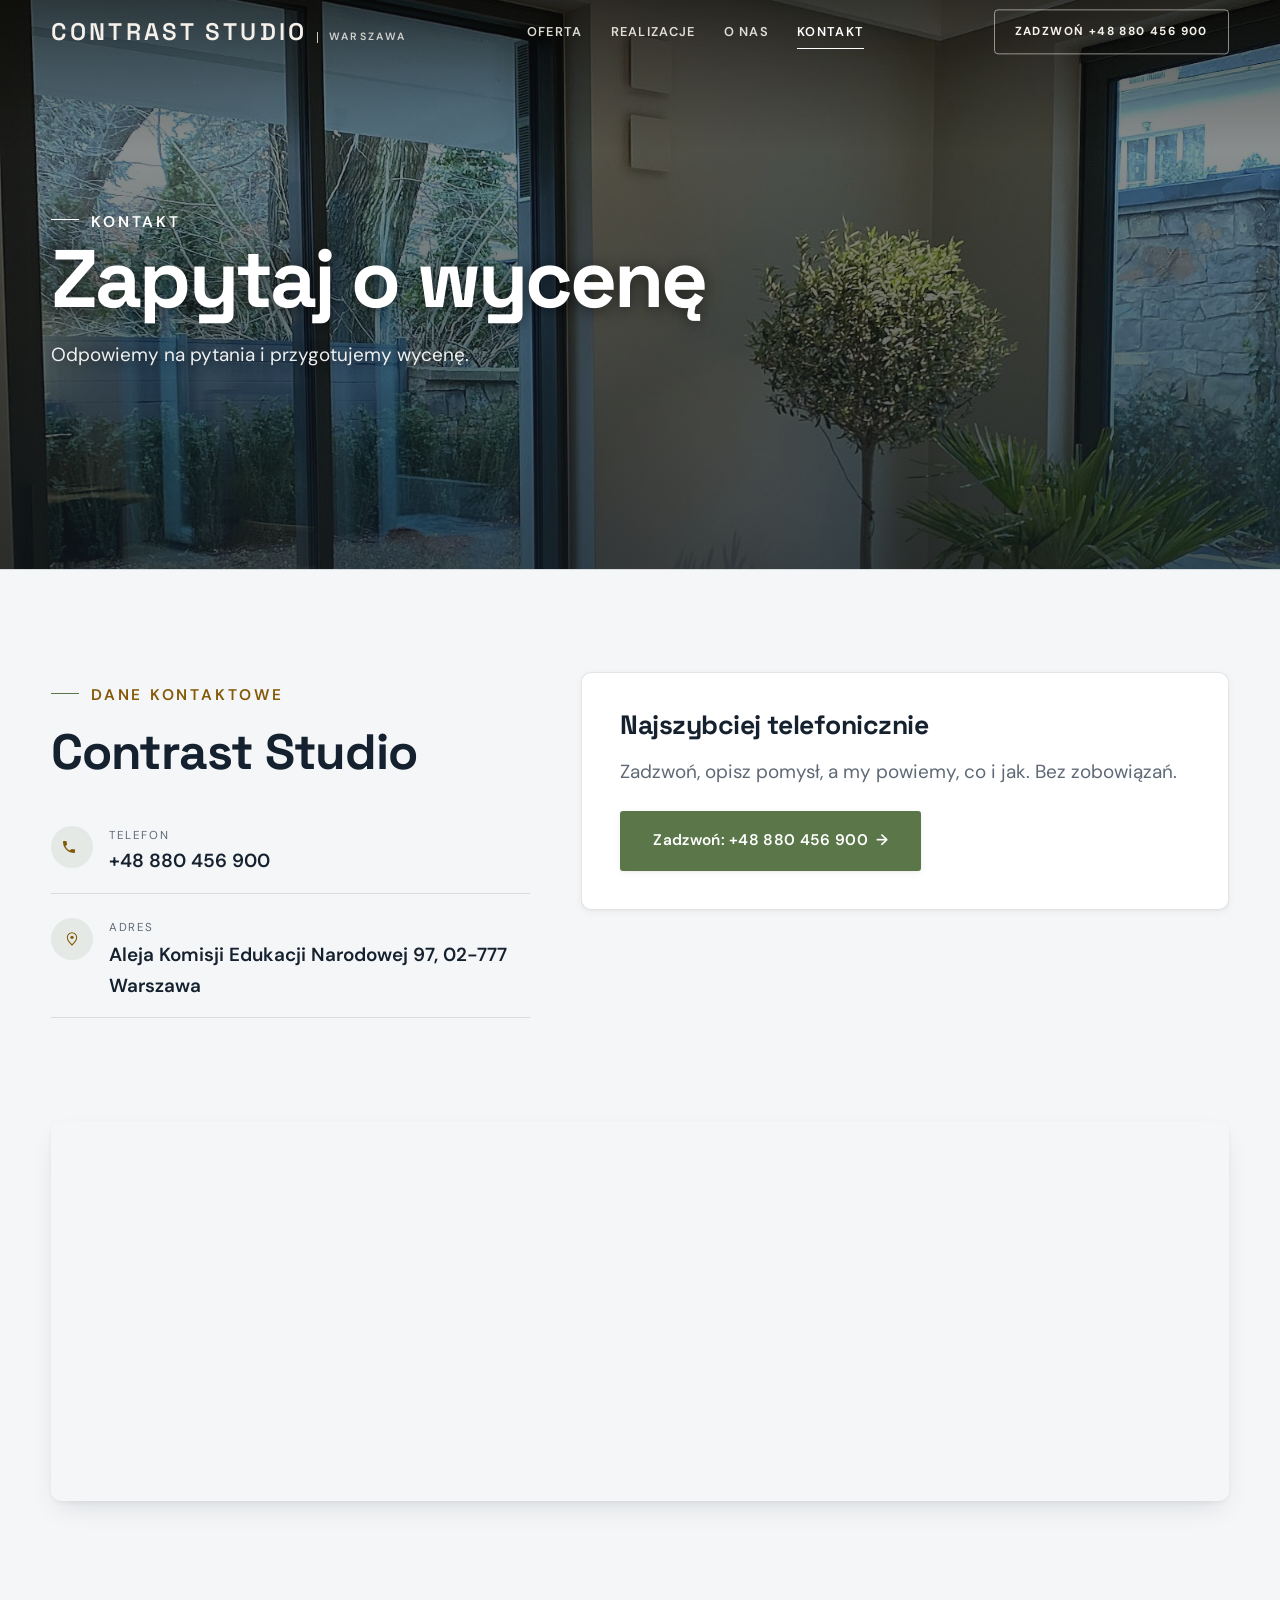
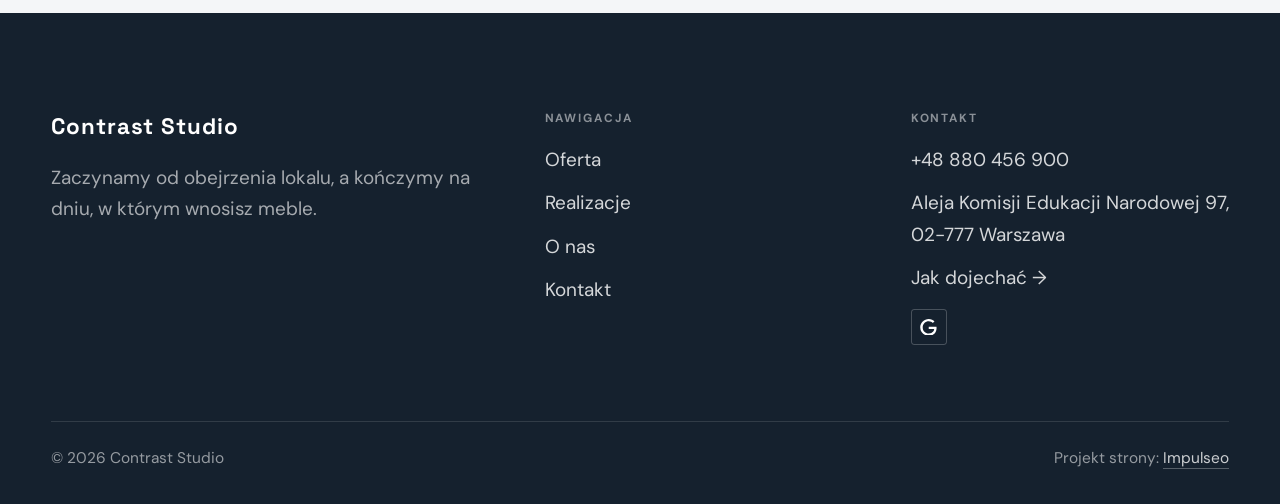
<file: kontakt.html>
<!DOCTYPE html>
<html lang="pl">
<head>
<meta charset="UTF-8">
<meta name="viewport" content="width=device-width, initial-scale=1.0">
<title>Kontakt - Contrast Studio</title>
<meta name="description" content="Kontakt Contrast Studio - Aleja Komisji Edukacji Narodowej 97, 02-777 Warszawa">
<link rel="canonical" href="https://kris20032.github.io/contrast-studio/kontakt.html">
<meta name="robots" content="noindex, nofollow">
<meta property="og:type" content="website">
<meta property="og:locale" content="pl_PL">
<meta property="og:site_name" content="Contrast Studio">
<meta property="og:title" content="Kontakt - Contrast Studio">
<meta property="og:description" content="Kontakt Contrast Studio - Aleja Komisji Edukacji Narodowej 97, 02-777 Warszawa">
<meta property="og:url" content="https://kris20032.github.io/contrast-studio/kontakt.html">
<meta property="og:image" content="https://kris20032.github.io/contrast-studio/img/og.jpg">
<meta property="og:image:width" content="1200">
<meta property="og:image:height" content="630">
<meta name="twitter:card" content="summary_large_image">
<link rel="preconnect" href="https://fonts.googleapis.com">
<link rel="preconnect" href="https://fonts.gstatic.com" crossorigin>
<link href="https://fonts.googleapis.com/css2?family=Space+Grotesk:wght@500;600;700&family=DM+Sans:opsz,wght@9..40,400;9..40,500;9..40,600&display=swap" rel="stylesheet">
<link rel="stylesheet" href="assets/styles.css?v=cf31f925">
</head>
<body>

<header class="nav">
  <div class="wrap nav-inner">
    <a class="brand" href="index.html"><span class="name">Contrast Studio</span><span class="sub">Warszawa</span></a>
    <nav class="nav-links">
      <a href="oferta.html">Oferta</a>
      <a href="realizacje.html">Realizacje</a>
      <a href="o-nas.html">O nas</a>
      <a href="kontakt.html" class="active" aria-current="page">Kontakt</a>
      <a href="tel:+48880456900" class="btn btn-accent">Zadzwoń +48 880 456 900</a>
    </nav>
    <button class="nav-toggle" aria-label="Menu"><span></span><span></span><span></span></button>
  </div>
</header>

<main>
<section class="pagehead">
  <img src="img/g1.jpg" alt="Contrast Studio - Zapytaj o wycenę" width="1600" height="1002" decoding="async">
  <div class="wrap">
    <span class="eyebrow">Kontakt</span>
    <h1>Zapytaj o wycenę</h1>
    <p>Odpowiemy na pytania i przygotujemy wycenę.</p>
  </div>
</section>
<section>
  <div class="wrap contact-grid">
    <div class="reveal">
      <span class="eyebrow">Dane kontaktowe</span>
      <h2 style="margin:var(--space-4) 0 var(--space-6)">Contrast Studio</h2>
      <div class="info-list">
        <div class="info-row"><div class="ic"><svg class="ico-tel" width="16" height="16" viewBox="0 0 24 24" fill="none" aria-hidden="true"><path d="M6.6 10.8a15.5 15.5 0 0 0 6.6 6.6l2.2-2.2a1 1 0 0 1 1-.24 11.4 11.4 0 0 0 3.6.58 1 1 0 0 1 1 1V20a1 1 0 0 1-1 1A17 17 0 0 1 3 4a1 1 0 0 1 1-1h3.5a1 1 0 0 1 1 1c0 1.25.2 2.46.58 3.6a1 1 0 0 1-.25 1l-2.23 2.2Z" fill="currentColor"/></svg></div><div><div class="lbl">Telefon</div><a class="val" href="tel:+48880456900">+48 880 456 900</a></div></div>
        <div class="info-row"><div class="ic"><svg class="ico-pin" width="16" height="16" viewBox="0 0 24 24" fill="none" aria-hidden="true"><path d="M12 21s7-6.1 7-11.5A7 7 0 0 0 5 9.5C5 14.9 12 21 12 21Z" stroke="currentColor" stroke-width="1.6" fill="none"/><circle cx="12" cy="9.5" r="2.4" fill="currentColor"/></svg></div><div><div class="lbl">Adres</div><div class="val">Aleja Komisji Edukacji Narodowej 97, 02-777 Warszawa</div></div></div>
      </div>
    </div>
    <div class="reveal">
      <div class="form">
        <h3 style="margin-bottom:var(--space-4)">Najszybciej telefonicznie</h3>
        <p class="muted" style="margin-bottom:var(--space-5)">Zadzwoń, opisz pomysł, a my powiemy, co i jak. Bez zobowiązań.</p>
        <a href="tel:+48880456900" class="btn btn-accent" style="justify-content:center">Zadzwoń: +48 880 456 900 <span class="arr">→</span></a>
      </div>
    </div>
  </div>
</section>
<section style="padding-top:0">
  <div class="wrap reveal">
    <iframe class="map" title="Contrast Studio - Warszawa" src="https://maps.google.com/maps?q=52.1572553%2C21.0317249&z=15&output=embed" loading="lazy" referrerpolicy="no-referrer-when-downgrade"></iframe>
  </div>
</section>
</main>

<footer>
  <div class="wrap">
    <div class="foot-grid">
      <div class="foot-brand">
        <div class="name">Contrast Studio</div>
        <p>Zaczynamy od obejrzenia lokalu, a kończymy na dniu, w którym wnosisz meble.</p>
      </div>
      <div class="foot-col">
        <h4>Nawigacja</h4>
        <a href="oferta.html">Oferta</a>
        <a href="realizacje.html">Realizacje</a>
        <a href="o-nas.html">O nas</a>
        <a href="kontakt.html">Kontakt</a>
      </div>
      <div class="foot-col">
        <h4>Kontakt</h4>
        <a href="tel:+48880456900">+48 880 456 900</a>
        <p>Aleja Komisji Edukacji Narodowej 97, 02-777 Warszawa</p>
        <a href="https://maps.google.com/?cid=11334450032539884662&g_mp=Cidnb29nbGUubWFwcy5wbGFjZXMudjEuUGxhY2VzLlNlYXJjaFRleHQQAhgEIAA" target="_blank" rel="noopener">Jak dojechać →</a>
      <div class="foot-soc">
        <a class="soc" href="https://maps.google.com/?cid=11334450032539884662&g_mp=Cidnb29nbGUubWFwcy5wbGFjZXMudjEuUGxhY2VzLlNlYXJjaFRleHQQAhgEIAA" target="_blank" rel="noopener" aria-label="Google - Contrast Studio"><svg viewBox="0 0 24 24" aria-hidden="true" focusable="false"><path d="M12.48 10.92v3.28h7.84c-.24 1.84-.853 3.187-1.787 4.133-1.147 1.147-2.933 2.4-6.053 2.4-4.827 0-8.6-3.893-8.6-8.72s3.773-8.72 8.6-8.72c2.6 0 4.507 1.027 5.907 2.347l2.307-2.307C18.747 1.44 16.133 0 12.48 0 5.867 0 .307 5.387.307 12s5.56 12 12.173 12c3.573 0 6.267-1.173 8.373-3.36 2.16-2.16 2.84-5.213 2.84-7.667 0-.76-.053-1.467-.173-2.053H12.48z" fill="currentColor"/></svg></a>
      </div>
      </div>
    </div>
    <div class="foot-bot">
      <span>© 2026 Contrast Studio</span>
      <span>Projekt strony: <a class="foot-credit" href="https://impulseo.pl" target="_blank" rel="noopener">Impulseo</a></span>
    </div>
  </div>
</footer>
<div class="sticky-call"><a class="sc-call" href="tel:+48880456900"><svg class="ico-tel" width="16" height="16" viewBox="0 0 24 24" fill="none" aria-hidden="true"><path d="M6.6 10.8a15.5 15.5 0 0 0 6.6 6.6l2.2-2.2a1 1 0 0 1 1-.24 11.4 11.4 0 0 0 3.6.58 1 1 0 0 1 1 1V20a1 1 0 0 1-1 1A17 17 0 0 1 3 4a1 1 0 0 1 1-1h3.5a1 1 0 0 1 1 1c0 1.25.2 2.46.58 3.6a1 1 0 0 1-.25 1l-2.23 2.2Z" fill="currentColor"/></svg> Zadzwoń</a><a class="sc-quote" href="kontakt.html">Bezpłatna wycena</a></div>
<div class="demo-wazne" data-do="2026-09-07" data-cykl="3" hidden><svg class="dw-ico" width="13" height="13" viewBox="0 0 24 24" fill="none" aria-hidden="true"><circle cx="12" cy="12" r="8.6" stroke="currentColor" stroke-width="1.8"/><path d="M12 7.2V12l3.3 2" stroke="currentColor" stroke-width="1.8" stroke-linecap="round"/></svg><span class="dw-txt"></span></div>

<script src="assets/main.js"></script>
</body>
</html>
</file>
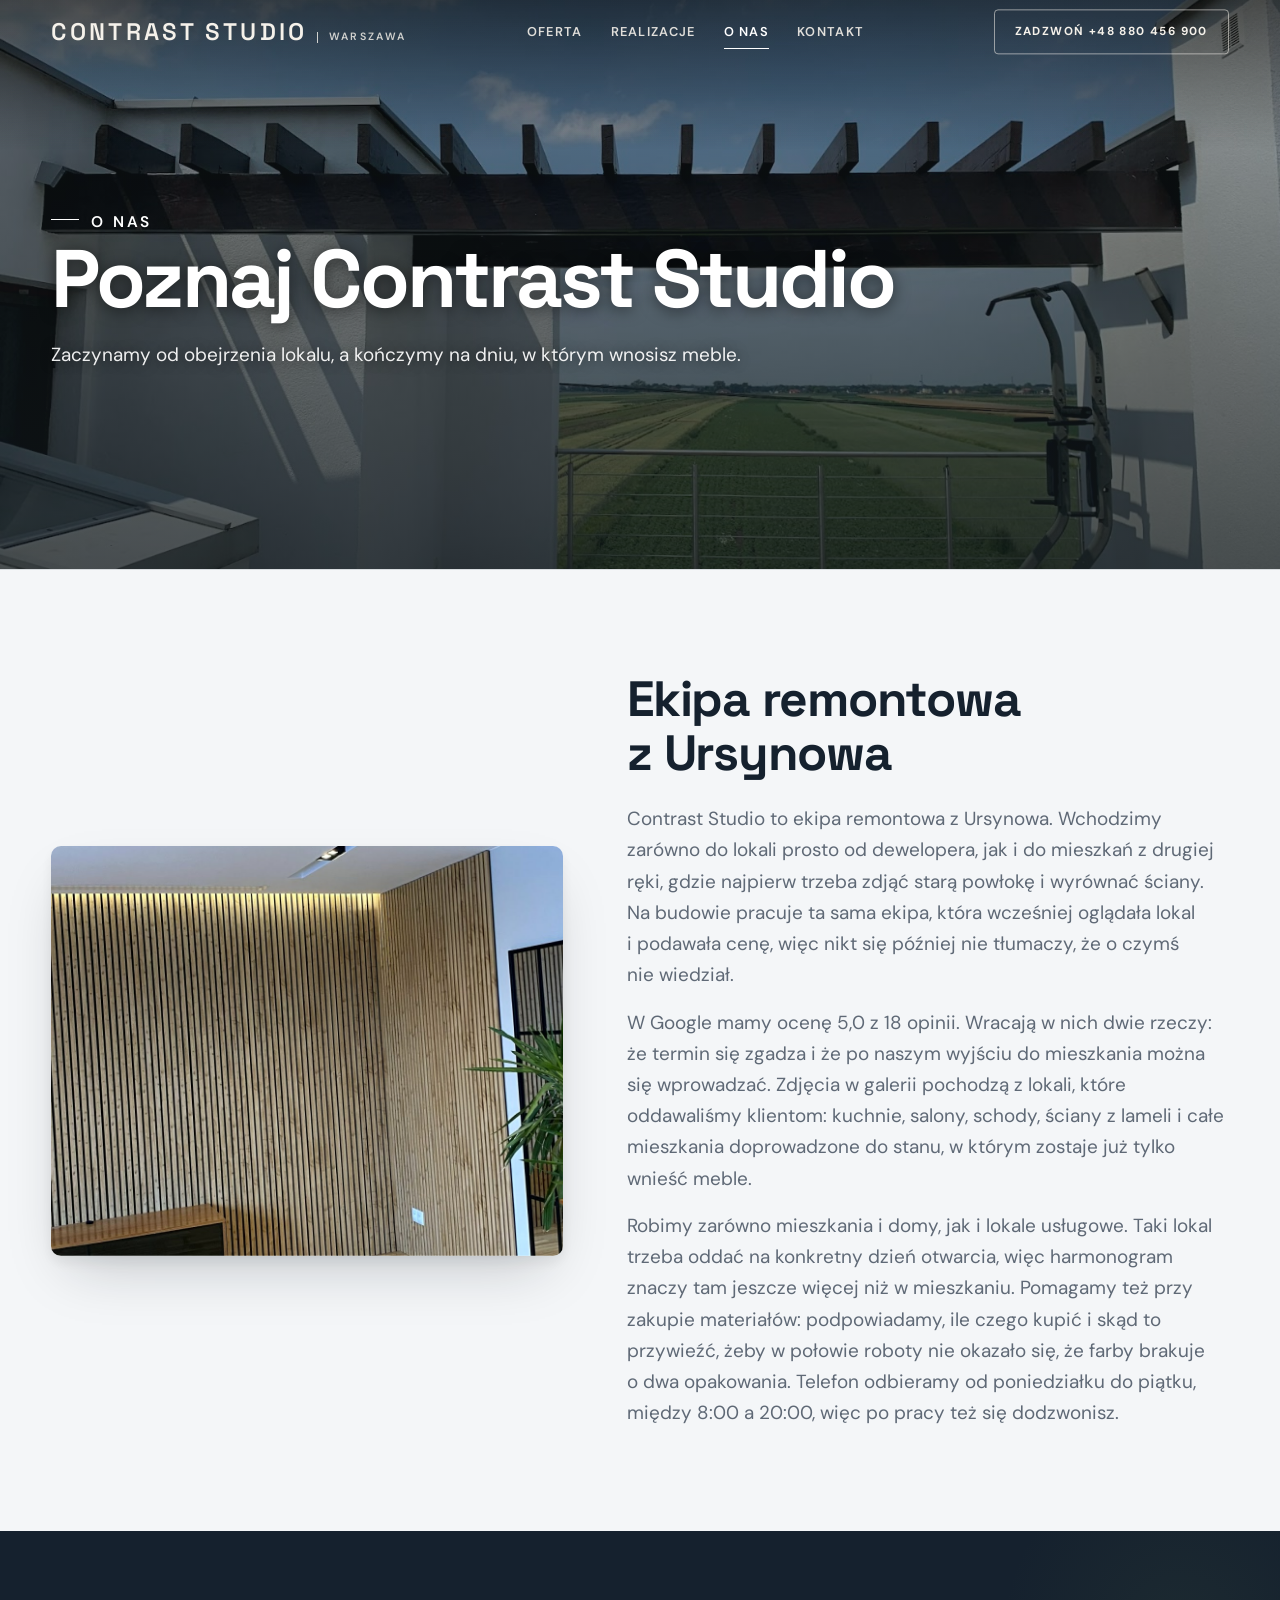
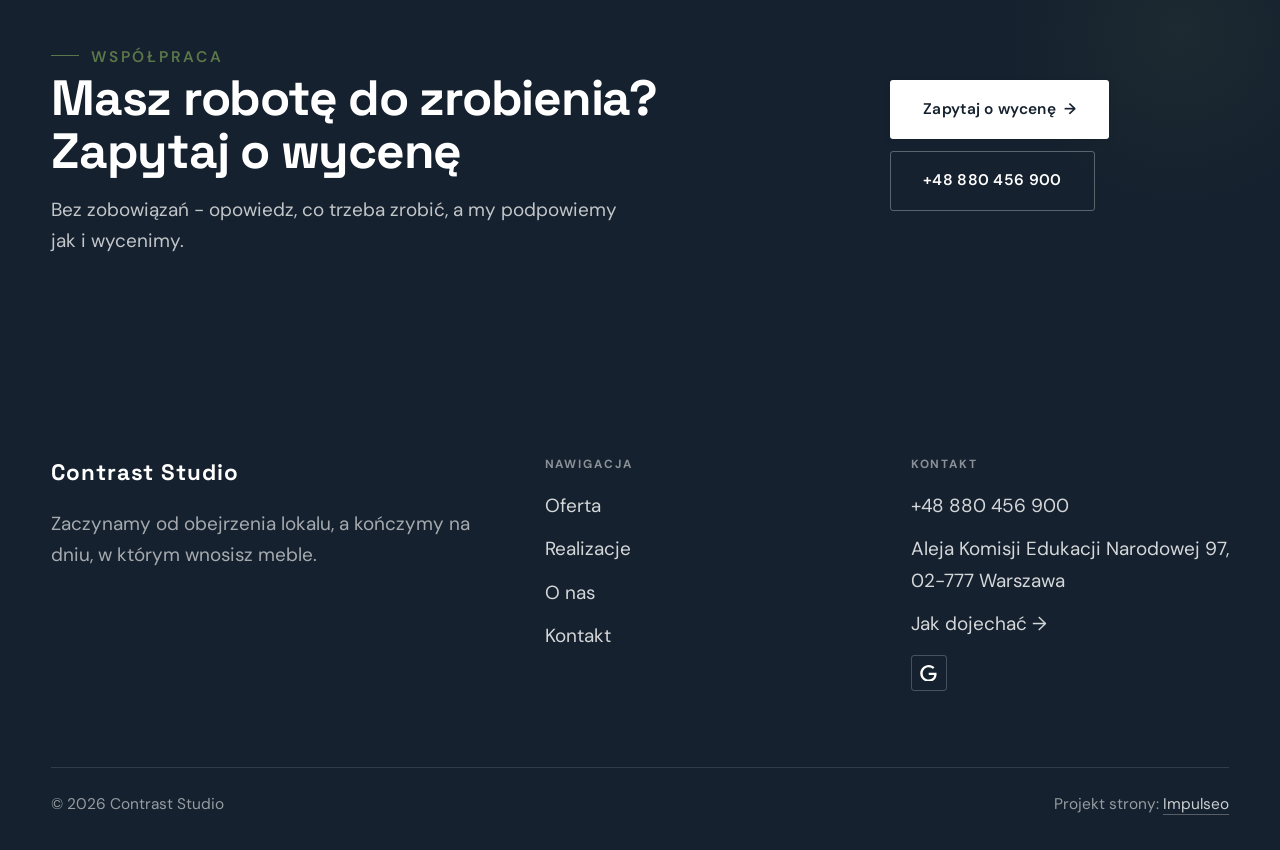
<file: o-nas.html>
<!DOCTYPE html>
<html lang="pl">
<head>
<meta charset="UTF-8">
<meta name="viewport" content="width=device-width, initial-scale=1.0">
<title>O nas - Contrast Studio</title>
<meta name="description" content="Contrast Studio - remonty mieszkań i domów, malowanie, gładzie i wykończenia wnętrz w Warszawie i okolicach. Ocena 5,0 z 18 opinii w Google. Wycena po obejrzeniu mieszkania. Zadzwoń: 880 456 900.">
<link rel="canonical" href="https://kris20032.github.io/contrast-studio/o-nas.html">
<meta name="robots" content="noindex, nofollow">
<meta property="og:type" content="website">
<meta property="og:locale" content="pl_PL">
<meta property="og:site_name" content="Contrast Studio">
<meta property="og:title" content="O nas - Contrast Studio">
<meta property="og:description" content="Contrast Studio - remonty mieszkań i domów, malowanie, gładzie i wykończenia wnętrz w Warszawie i okolicach. Ocena 5,0 z 18 opinii w Google. Wycena po obejrzeniu mieszkania. Zadzwoń: 880 456 900.">
<meta property="og:url" content="https://kris20032.github.io/contrast-studio/o-nas.html">
<meta property="og:image" content="https://kris20032.github.io/contrast-studio/img/og.jpg">
<meta property="og:image:width" content="1200">
<meta property="og:image:height" content="630">
<meta name="twitter:card" content="summary_large_image">
<link rel="preconnect" href="https://fonts.googleapis.com">
<link rel="preconnect" href="https://fonts.gstatic.com" crossorigin>
<link href="https://fonts.googleapis.com/css2?family=Space+Grotesk:wght@500;600;700&family=DM+Sans:opsz,wght@9..40,400;9..40,500;9..40,600&display=swap" rel="stylesheet">
<link rel="stylesheet" href="assets/styles.css?v=cf31f925">
</head>
<body>

<header class="nav">
  <div class="wrap nav-inner">
    <a class="brand" href="index.html"><span class="name">Contrast Studio</span><span class="sub">Warszawa</span></a>
    <nav class="nav-links">
      <a href="oferta.html">Oferta</a>
      <a href="realizacje.html">Realizacje</a>
      <a href="o-nas.html" class="active" aria-current="page">O nas</a>
      <a href="kontakt.html">Kontakt</a>
      <a href="tel:+48880456900" class="btn btn-accent">Zadzwoń +48 880 456 900</a>
    </nav>
    <button class="nav-toggle" aria-label="Menu"><span></span><span></span><span></span></button>
  </div>
</header>

<main>
<section class="pagehead">
  <img src="img/g4.jpg" alt="Contrast Studio - Poznaj Contrast Studio" width="1560" height="1160" decoding="async">
  <div class="wrap">
    <span class="eyebrow">O nas</span>
    <h1>Poznaj Contrast Studio</h1>
    <p>Zaczynamy od obejrzenia lokalu, a kończymy na dniu, w którym wnosisz meble.</p>
  </div>
</section>
<section>
  <div class="wrap split">
    <div class="split-art reveal"><img src="img/g8.jpg" alt="Contrast Studio" loading="lazy" width="1518" height="848" decoding="async"></div>
    <div class="split-copy reveal">
      <h2>Ekipa remontowa z Ursynowa</h2>
      <p class="muted">Contrast Studio to ekipa remontowa z Ursynowa. Wchodzimy zarówno do lokali prosto od dewelopera, jak i do mieszkań z drugiej ręki, gdzie najpierw trzeba zdjąć starą powłokę i wyrównać ściany. Na budowie pracuje ta sama ekipa, która wcześniej oglądała lokal i podawała cenę, więc nikt się później nie tłumaczy, że o czymś nie wiedział.</p>
      <p class="muted">W Google mamy ocenę 5,0 z 18 opinii. Wracają w nich dwie rzeczy: że termin się zgadza i że po naszym wyjściu do mieszkania można się wprowadzać. Zdjęcia w galerii pochodzą z lokali, które oddawaliśmy klientom: kuchnie, salony, schody, ściany z lameli i całe mieszkania doprowadzone do stanu, w którym zostaje już tylko wnieść meble.</p>
      <p class="muted">Robimy zarówno mieszkania i domy, jak i lokale usługowe. Taki lokal trzeba oddać na konkretny dzień otwarcia, więc harmonogram znaczy tam jeszcze więcej niż w mieszkaniu. Pomagamy też przy zakupie materiałów: podpowiadamy, ile czego kupić i skąd to przywieźć, żeby w połowie roboty nie okazało się, że farby brakuje o dwa opakowania. Telefon odbieramy od poniedziałku do piątku, między 8:00 a 20:00, więc po pracy też się dodzwonisz.</p>
    </div>
  </div>
</section>


<section class="cta">
  <div class="wrap">
    <div class="reveal">
      <span class="eyebrow">Współpraca</span>
      <h2>Masz robotę do zrobienia? Zapytaj o wycenę</h2>
      <p>Bez zobowiązań - opowiedz, co trzeba zrobić, a my podpowiemy jak i wycenimy.</p>
    </div>
    <div class="cta-actions reveal">
      <a href="kontakt.html" class="btn btn-light">Zapytaj o wycenę <span class="arr">→</span></a>
      <a href="tel:+48880456900" class="btn btn-ghost btn-ghost-cta">+48 880 456 900</a>
    </div>
  </div>
</section>
</main>

<footer>
  <div class="wrap">
    <div class="foot-grid">
      <div class="foot-brand">
        <div class="name">Contrast Studio</div>
        <p>Zaczynamy od obejrzenia lokalu, a kończymy na dniu, w którym wnosisz meble.</p>
      </div>
      <div class="foot-col">
        <h4>Nawigacja</h4>
        <a href="oferta.html">Oferta</a>
        <a href="realizacje.html">Realizacje</a>
        <a href="o-nas.html">O nas</a>
        <a href="kontakt.html">Kontakt</a>
      </div>
      <div class="foot-col">
        <h4>Kontakt</h4>
        <a href="tel:+48880456900">+48 880 456 900</a>
        <p>Aleja Komisji Edukacji Narodowej 97, 02-777 Warszawa</p>
        <a href="https://maps.google.com/?cid=11334450032539884662&g_mp=Cidnb29nbGUubWFwcy5wbGFjZXMudjEuUGxhY2VzLlNlYXJjaFRleHQQAhgEIAA" target="_blank" rel="noopener">Jak dojechać →</a>
      <div class="foot-soc">
        <a class="soc" href="https://maps.google.com/?cid=11334450032539884662&g_mp=Cidnb29nbGUubWFwcy5wbGFjZXMudjEuUGxhY2VzLlNlYXJjaFRleHQQAhgEIAA" target="_blank" rel="noopener" aria-label="Google - Contrast Studio"><svg viewBox="0 0 24 24" aria-hidden="true" focusable="false"><path d="M12.48 10.92v3.28h7.84c-.24 1.84-.853 3.187-1.787 4.133-1.147 1.147-2.933 2.4-6.053 2.4-4.827 0-8.6-3.893-8.6-8.72s3.773-8.72 8.6-8.72c2.6 0 4.507 1.027 5.907 2.347l2.307-2.307C18.747 1.44 16.133 0 12.48 0 5.867 0 .307 5.387.307 12s5.56 12 12.173 12c3.573 0 6.267-1.173 8.373-3.36 2.16-2.16 2.84-5.213 2.84-7.667 0-.76-.053-1.467-.173-2.053H12.48z" fill="currentColor"/></svg></a>
      </div>
      </div>
    </div>
    <div class="foot-bot">
      <span>© 2026 Contrast Studio</span>
      <span>Projekt strony: <a class="foot-credit" href="https://impulseo.pl" target="_blank" rel="noopener">Impulseo</a></span>
    </div>
  </div>
</footer>
<div class="sticky-call"><a class="sc-call" href="tel:+48880456900"><svg class="ico-tel" width="16" height="16" viewBox="0 0 24 24" fill="none" aria-hidden="true"><path d="M6.6 10.8a15.5 15.5 0 0 0 6.6 6.6l2.2-2.2a1 1 0 0 1 1-.24 11.4 11.4 0 0 0 3.6.58 1 1 0 0 1 1 1V20a1 1 0 0 1-1 1A17 17 0 0 1 3 4a1 1 0 0 1 1-1h3.5a1 1 0 0 1 1 1c0 1.25.2 2.46.58 3.6a1 1 0 0 1-.25 1l-2.23 2.2Z" fill="currentColor"/></svg> Zadzwoń</a><a class="sc-quote" href="kontakt.html">Bezpłatna wycena</a></div>
<div class="demo-wazne" data-do="2026-09-07" data-cykl="3" hidden><svg class="dw-ico" width="13" height="13" viewBox="0 0 24 24" fill="none" aria-hidden="true"><circle cx="12" cy="12" r="8.6" stroke="currentColor" stroke-width="1.8"/><path d="M12 7.2V12l3.3 2" stroke="currentColor" stroke-width="1.8" stroke-linecap="round"/></svg><span class="dw-txt"></span></div>

<script src="assets/main.js"></script>
</body>
</html>
</file>
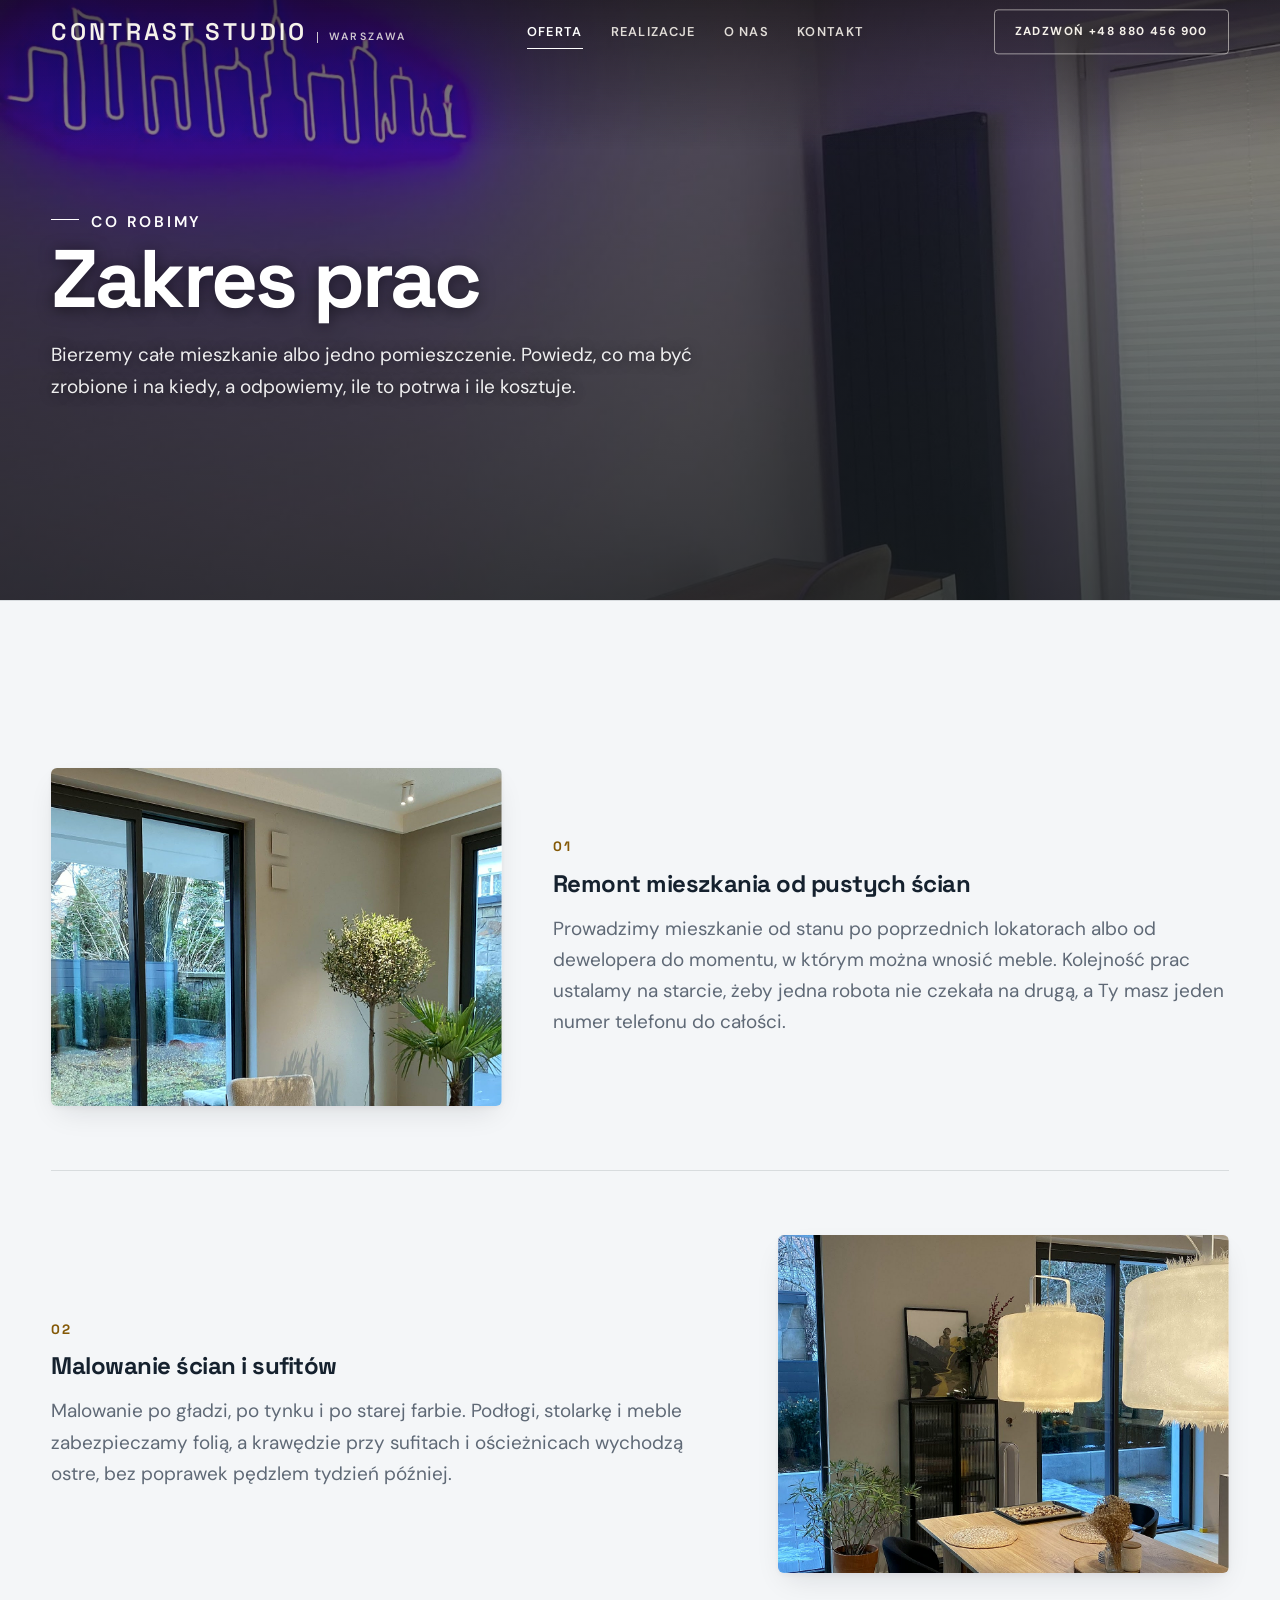
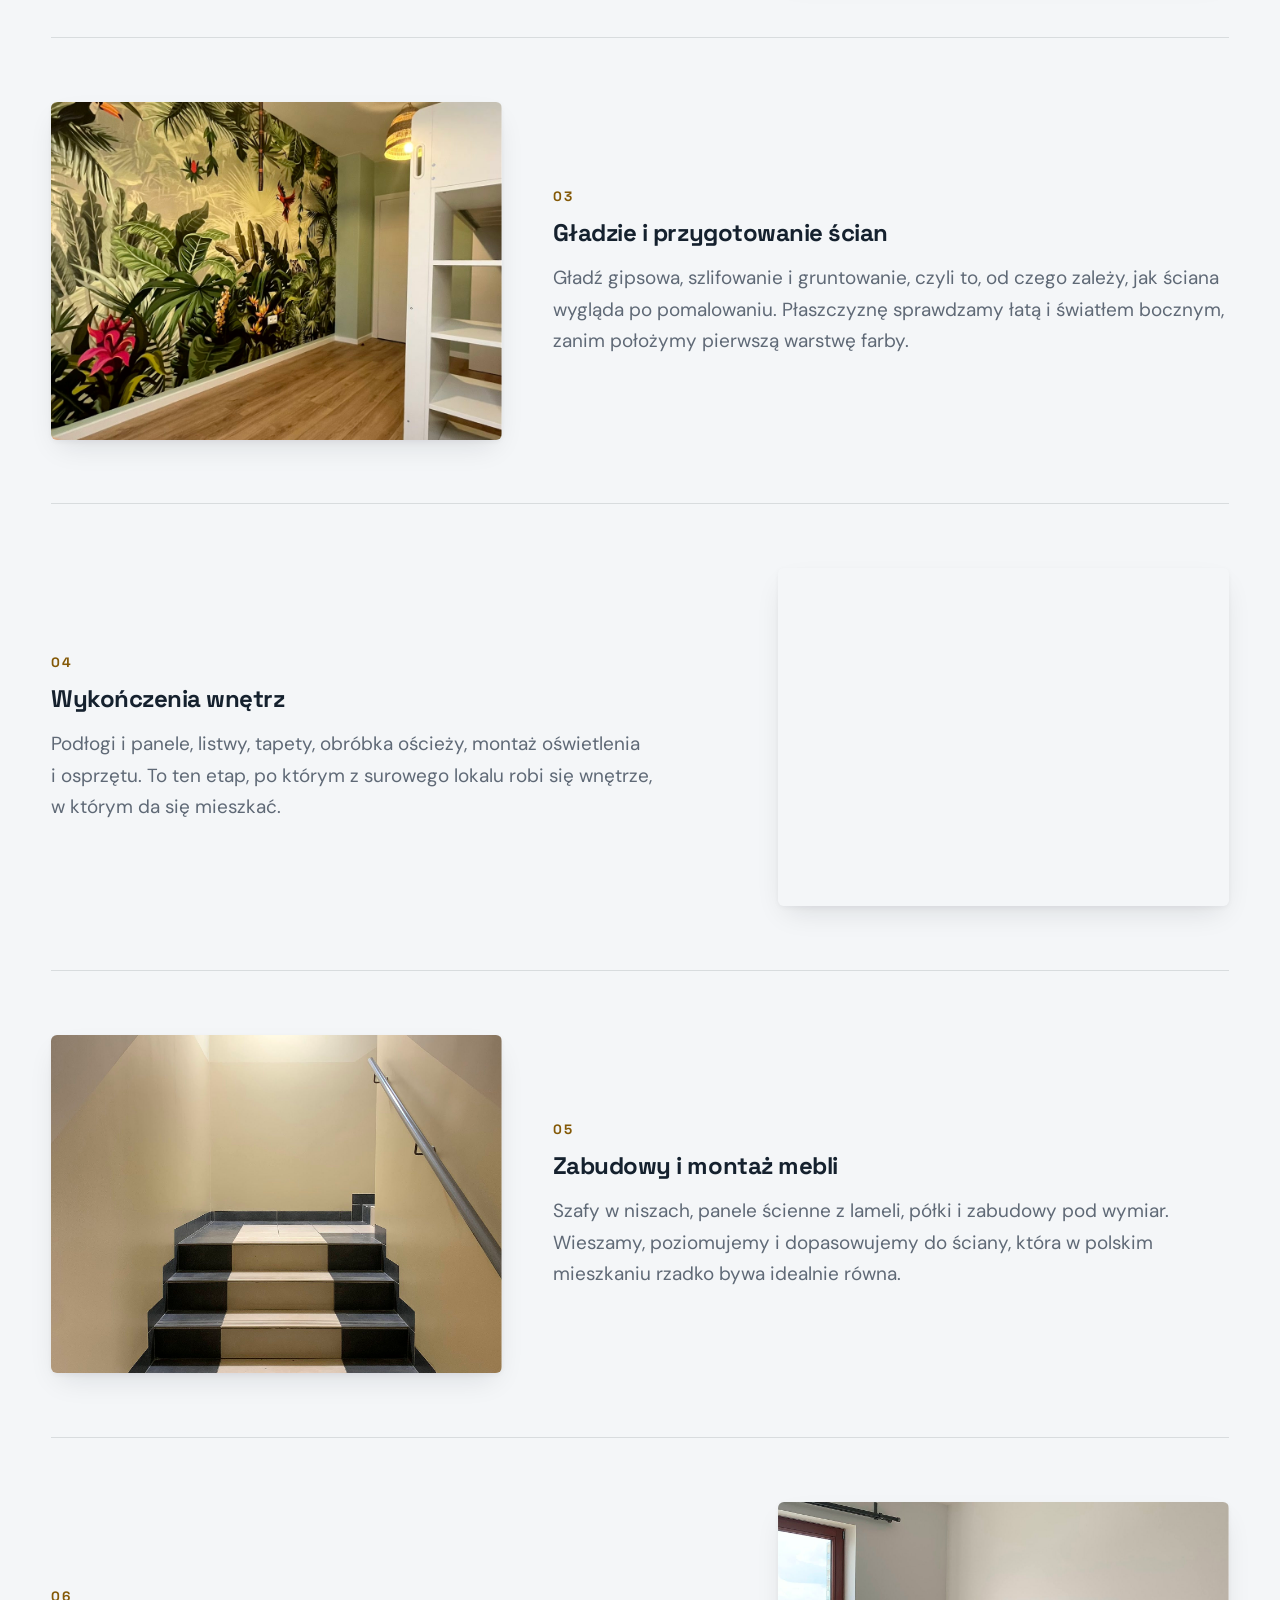
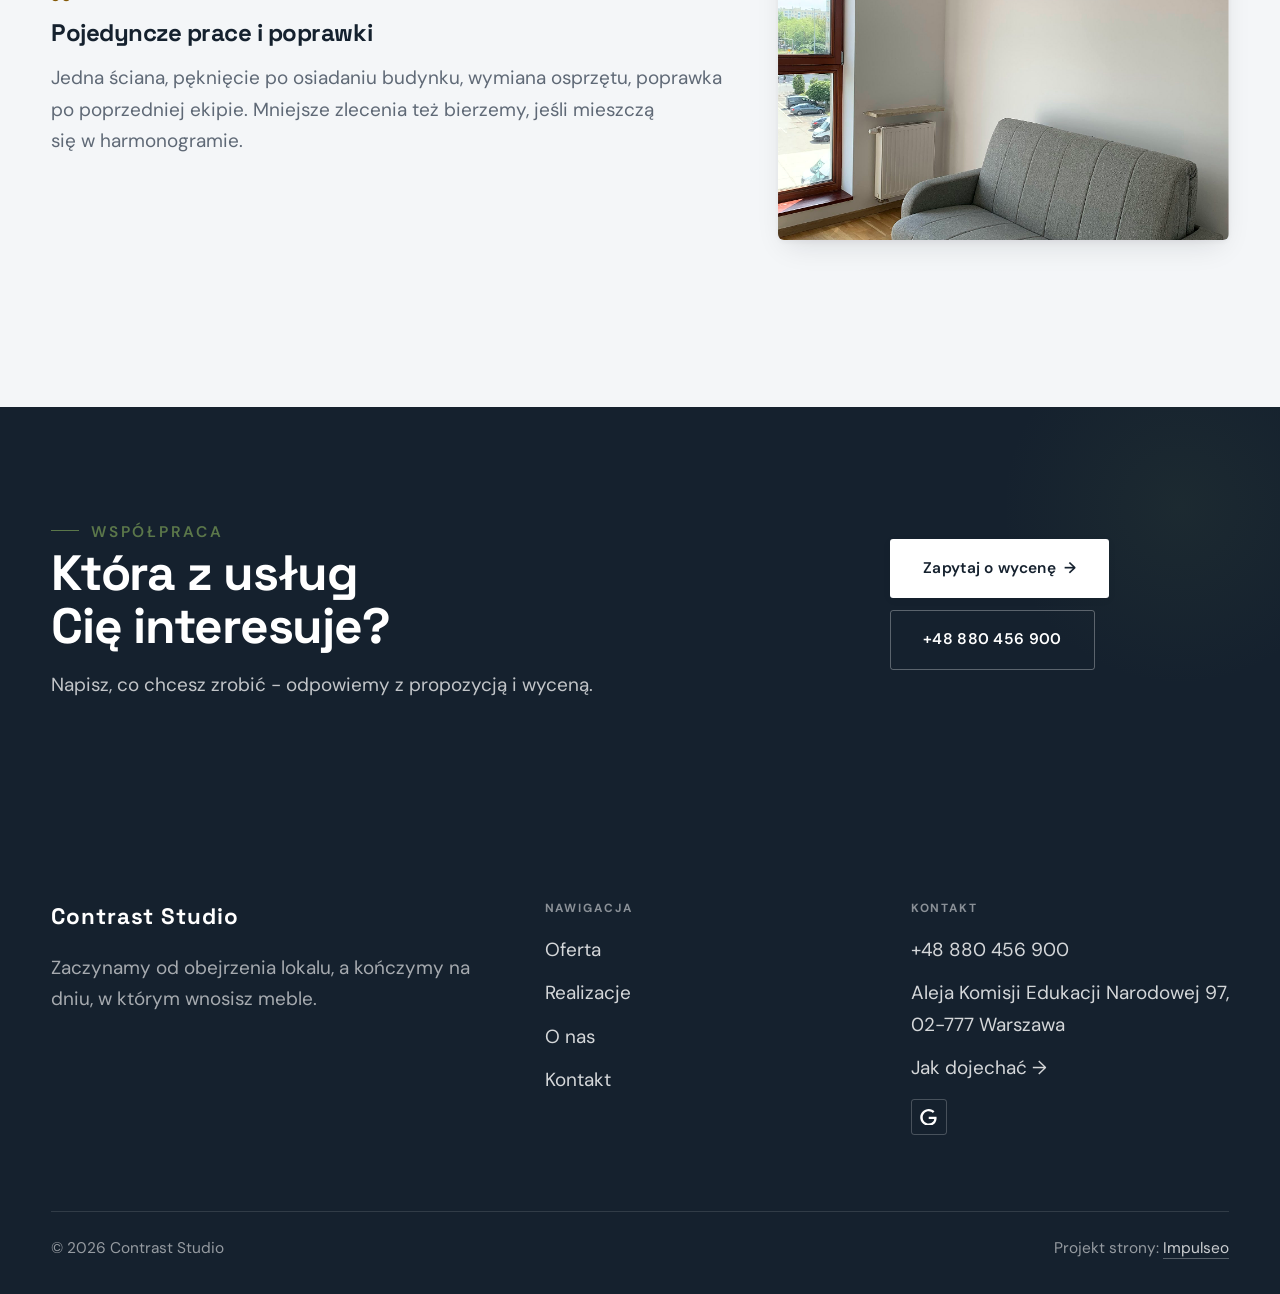
<file: oferta.html>
<!DOCTYPE html>
<html lang="pl">
<head>
<meta charset="UTF-8">
<meta name="viewport" content="width=device-width, initial-scale=1.0">
<title>Oferta - Contrast Studio</title>
<meta name="description" content="Contrast Studio - remonty mieszkań i domów, malowanie, gładzie i wykończenia wnętrz w Warszawie i okolicach. Ocena 5,0 z 18 opinii w Google. Wycena po obejrzeniu mieszkania. Zadzwoń: 880 456 900.">
<link rel="canonical" href="https://kris20032.github.io/contrast-studio/oferta.html">
<meta name="robots" content="noindex, nofollow">
<meta property="og:type" content="website">
<meta property="og:locale" content="pl_PL">
<meta property="og:site_name" content="Contrast Studio">
<meta property="og:title" content="Oferta - Contrast Studio">
<meta property="og:description" content="Contrast Studio - remonty mieszkań i domów, malowanie, gładzie i wykończenia wnętrz w Warszawie i okolicach. Ocena 5,0 z 18 opinii w Google. Wycena po obejrzeniu mieszkania. Zadzwoń: 880 456 900.">
<meta property="og:url" content="https://kris20032.github.io/contrast-studio/oferta.html">
<meta property="og:image" content="https://kris20032.github.io/contrast-studio/img/og.jpg">
<meta property="og:image:width" content="1200">
<meta property="og:image:height" content="630">
<meta name="twitter:card" content="summary_large_image">
<link rel="preconnect" href="https://fonts.googleapis.com">
<link rel="preconnect" href="https://fonts.gstatic.com" crossorigin>
<link href="https://fonts.googleapis.com/css2?family=Space+Grotesk:wght@500;600;700&family=DM+Sans:opsz,wght@9..40,400;9..40,500;9..40,600&display=swap" rel="stylesheet">
<link rel="stylesheet" href="assets/styles.css?v=cf31f925">
</head>
<body>

<header class="nav">
  <div class="wrap nav-inner">
    <a class="brand" href="index.html"><span class="name">Contrast Studio</span><span class="sub">Warszawa</span></a>
    <nav class="nav-links">
      <a href="oferta.html" class="active" aria-current="page">Oferta</a>
      <a href="realizacje.html">Realizacje</a>
      <a href="o-nas.html">O nas</a>
      <a href="kontakt.html">Kontakt</a>
      <a href="tel:+48880456900" class="btn btn-accent">Zadzwoń +48 880 456 900</a>
    </nav>
    <button class="nav-toggle" aria-label="Menu"><span></span><span></span><span></span></button>
  </div>
</header>

<main>
<section class="pagehead">
  <img src="img/g7.jpg" alt="Contrast Studio - Zakres prac" width="1536" height="924" decoding="async">
  <div class="wrap">
    <span class="eyebrow">Co robimy</span>
    <h1>Zakres prac</h1>
    <p>Bierzemy całe mieszkanie albo jedno pomieszczenie. Powiedz, co ma być zrobione i na kiedy, a odpowiemy, ile to potrwa i ile kosztuje.</p>
  </div>
</section>
<section>
  <div class="wrap">
    <div class="svc-row reveal">
      <div class="svc-row-art"><img src="img/g1.jpg" alt="Remont mieszkania od pustych ścian" loading="lazy" width="1600" height="1002" decoding="async"></div>
      <div>
        <span class="num">01</span>
        <h3>Remont mieszkania od pustych ścian</h3>
        <p class="muted">Prowadzimy mieszkanie od stanu po poprzednich lokatorach albo od dewelopera do momentu, w którym można wnosić meble. Kolejność prac ustalamy na starcie, żeby jedna robota nie czekała na drugą, a Ty masz jeden numer telefonu do całości.</p>
      </div>
    </div>
    <div class="svc-row rev reveal">
      <div class="svc-row-art"><img src="img/g2.jpg" alt="Malowanie ścian i sufitów" loading="lazy" width="1600" height="1002" decoding="async"></div>
      <div>
        <span class="num">02</span>
        <h3>Malowanie ścian i sufitów</h3>
        <p class="muted">Malowanie po gładzi, po tynku i po starej farbie. Podłogi, stolarkę i meble zabezpieczamy folią, a krawędzie przy sufitach i ościeżnicach wychodzą ostre, bez poprawek pędzlem tydzień później.</p>
      </div>
    </div>
    <div class="svc-row reveal">
      <div class="svc-row-art"><img src="img/g3.jpg" alt="Gładzie i przygotowanie ścian" loading="lazy" width="1544" height="830" decoding="async"></div>
      <div>
        <span class="num">03</span>
        <h3>Gładzie i przygotowanie ścian</h3>
        <p class="muted">Gładź gipsowa, szlifowanie i gruntowanie, czyli to, od czego zależy, jak ściana wygląda po pomalowaniu. Płaszczyznę sprawdzamy łatą i światłem bocznym, zanim położymy pierwszą warstwę farby.</p>
      </div>
    </div>
    <div class="svc-row rev reveal">
      <div class="svc-row-art"><img src="img/g4.jpg" alt="Wykończenia wnętrz" loading="lazy" width="1560" height="1160" decoding="async"></div>
      <div>
        <span class="num">04</span>
        <h3>Wykończenia wnętrz</h3>
        <p class="muted">Podłogi i panele, listwy, tapety, obróbka ościeży, montaż oświetlenia i osprzętu. To ten etap, po którym z surowego lokalu robi się wnętrze, w którym da się mieszkać.</p>
      </div>
    </div>
    <div class="svc-row reveal">
      <div class="svc-row-art"><img src="img/g5.jpg" alt="Zabudowy i montaż mebli" loading="lazy" width="1600" height="2133" decoding="async"></div>
      <div>
        <span class="num">05</span>
        <h3>Zabudowy i montaż mebli</h3>
        <p class="muted">Szafy w niszach, panele ścienne z lameli, półki i zabudowy pod wymiar. Wieszamy, poziomujemy i dopasowujemy do ściany, która w polskim mieszkaniu rzadko bywa idealnie równa.</p>
      </div>
    </div>
    <div class="svc-row rev reveal">
      <div class="svc-row-art"><img src="img/g6.jpg" alt="Pojedyncze prace i poprawki" loading="lazy" width="1600" height="2133" decoding="async"></div>
      <div>
        <span class="num">06</span>
        <h3>Pojedyncze prace i poprawki</h3>
        <p class="muted">Jedna ściana, pęknięcie po osiadaniu budynku, wymiana osprzętu, poprawka po poprzedniej ekipie. Mniejsze zlecenia też bierzemy, jeśli mieszczą się w harmonogramie.</p>
      </div>
    </div>
  </div>
</section>

<section class="cta">
  <div class="wrap">
    <div class="reveal">
      <span class="eyebrow">Współpraca</span>
      <h2>Która z usług Cię interesuje?</h2>
      <p>Napisz, co chcesz zrobić - odpowiemy z propozycją i wyceną.</p>
    </div>
    <div class="cta-actions reveal">
      <a href="kontakt.html" class="btn btn-light">Zapytaj o wycenę <span class="arr">→</span></a>
      <a href="tel:+48880456900" class="btn btn-ghost btn-ghost-cta">+48 880 456 900</a>
    </div>
  </div>
</section>
</main>

<footer>
  <div class="wrap">
    <div class="foot-grid">
      <div class="foot-brand">
        <div class="name">Contrast Studio</div>
        <p>Zaczynamy od obejrzenia lokalu, a kończymy na dniu, w którym wnosisz meble.</p>
      </div>
      <div class="foot-col">
        <h4>Nawigacja</h4>
        <a href="oferta.html">Oferta</a>
        <a href="realizacje.html">Realizacje</a>
        <a href="o-nas.html">O nas</a>
        <a href="kontakt.html">Kontakt</a>
      </div>
      <div class="foot-col">
        <h4>Kontakt</h4>
        <a href="tel:+48880456900">+48 880 456 900</a>
        <p>Aleja Komisji Edukacji Narodowej 97, 02-777 Warszawa</p>
        <a href="https://maps.google.com/?cid=11334450032539884662&g_mp=Cidnb29nbGUubWFwcy5wbGFjZXMudjEuUGxhY2VzLlNlYXJjaFRleHQQAhgEIAA" target="_blank" rel="noopener">Jak dojechać →</a>
      <div class="foot-soc">
        <a class="soc" href="https://maps.google.com/?cid=11334450032539884662&g_mp=Cidnb29nbGUubWFwcy5wbGFjZXMudjEuUGxhY2VzLlNlYXJjaFRleHQQAhgEIAA" target="_blank" rel="noopener" aria-label="Google - Contrast Studio"><svg viewBox="0 0 24 24" aria-hidden="true" focusable="false"><path d="M12.48 10.92v3.28h7.84c-.24 1.84-.853 3.187-1.787 4.133-1.147 1.147-2.933 2.4-6.053 2.4-4.827 0-8.6-3.893-8.6-8.72s3.773-8.72 8.6-8.72c2.6 0 4.507 1.027 5.907 2.347l2.307-2.307C18.747 1.44 16.133 0 12.48 0 5.867 0 .307 5.387.307 12s5.56 12 12.173 12c3.573 0 6.267-1.173 8.373-3.36 2.16-2.16 2.84-5.213 2.84-7.667 0-.76-.053-1.467-.173-2.053H12.48z" fill="currentColor"/></svg></a>
      </div>
      </div>
    </div>
    <div class="foot-bot">
      <span>© 2026 Contrast Studio</span>
      <span>Projekt strony: <a class="foot-credit" href="https://impulseo.pl" target="_blank" rel="noopener">Impulseo</a></span>
    </div>
  </div>
</footer>
<div class="sticky-call"><a class="sc-call" href="tel:+48880456900"><svg class="ico-tel" width="16" height="16" viewBox="0 0 24 24" fill="none" aria-hidden="true"><path d="M6.6 10.8a15.5 15.5 0 0 0 6.6 6.6l2.2-2.2a1 1 0 0 1 1-.24 11.4 11.4 0 0 0 3.6.58 1 1 0 0 1 1 1V20a1 1 0 0 1-1 1A17 17 0 0 1 3 4a1 1 0 0 1 1-1h3.5a1 1 0 0 1 1 1c0 1.25.2 2.46.58 3.6a1 1 0 0 1-.25 1l-2.23 2.2Z" fill="currentColor"/></svg> Zadzwoń</a><a class="sc-quote" href="kontakt.html">Bezpłatna wycena</a></div>
<div class="demo-wazne" data-do="2026-09-07" data-cykl="3" hidden><svg class="dw-ico" width="13" height="13" viewBox="0 0 24 24" fill="none" aria-hidden="true"><circle cx="12" cy="12" r="8.6" stroke="currentColor" stroke-width="1.8"/><path d="M12 7.2V12l3.3 2" stroke="currentColor" stroke-width="1.8" stroke-linecap="round"/></svg><span class="dw-txt"></span></div>

<script src="assets/main.js"></script>
</body>
</html>
</file>
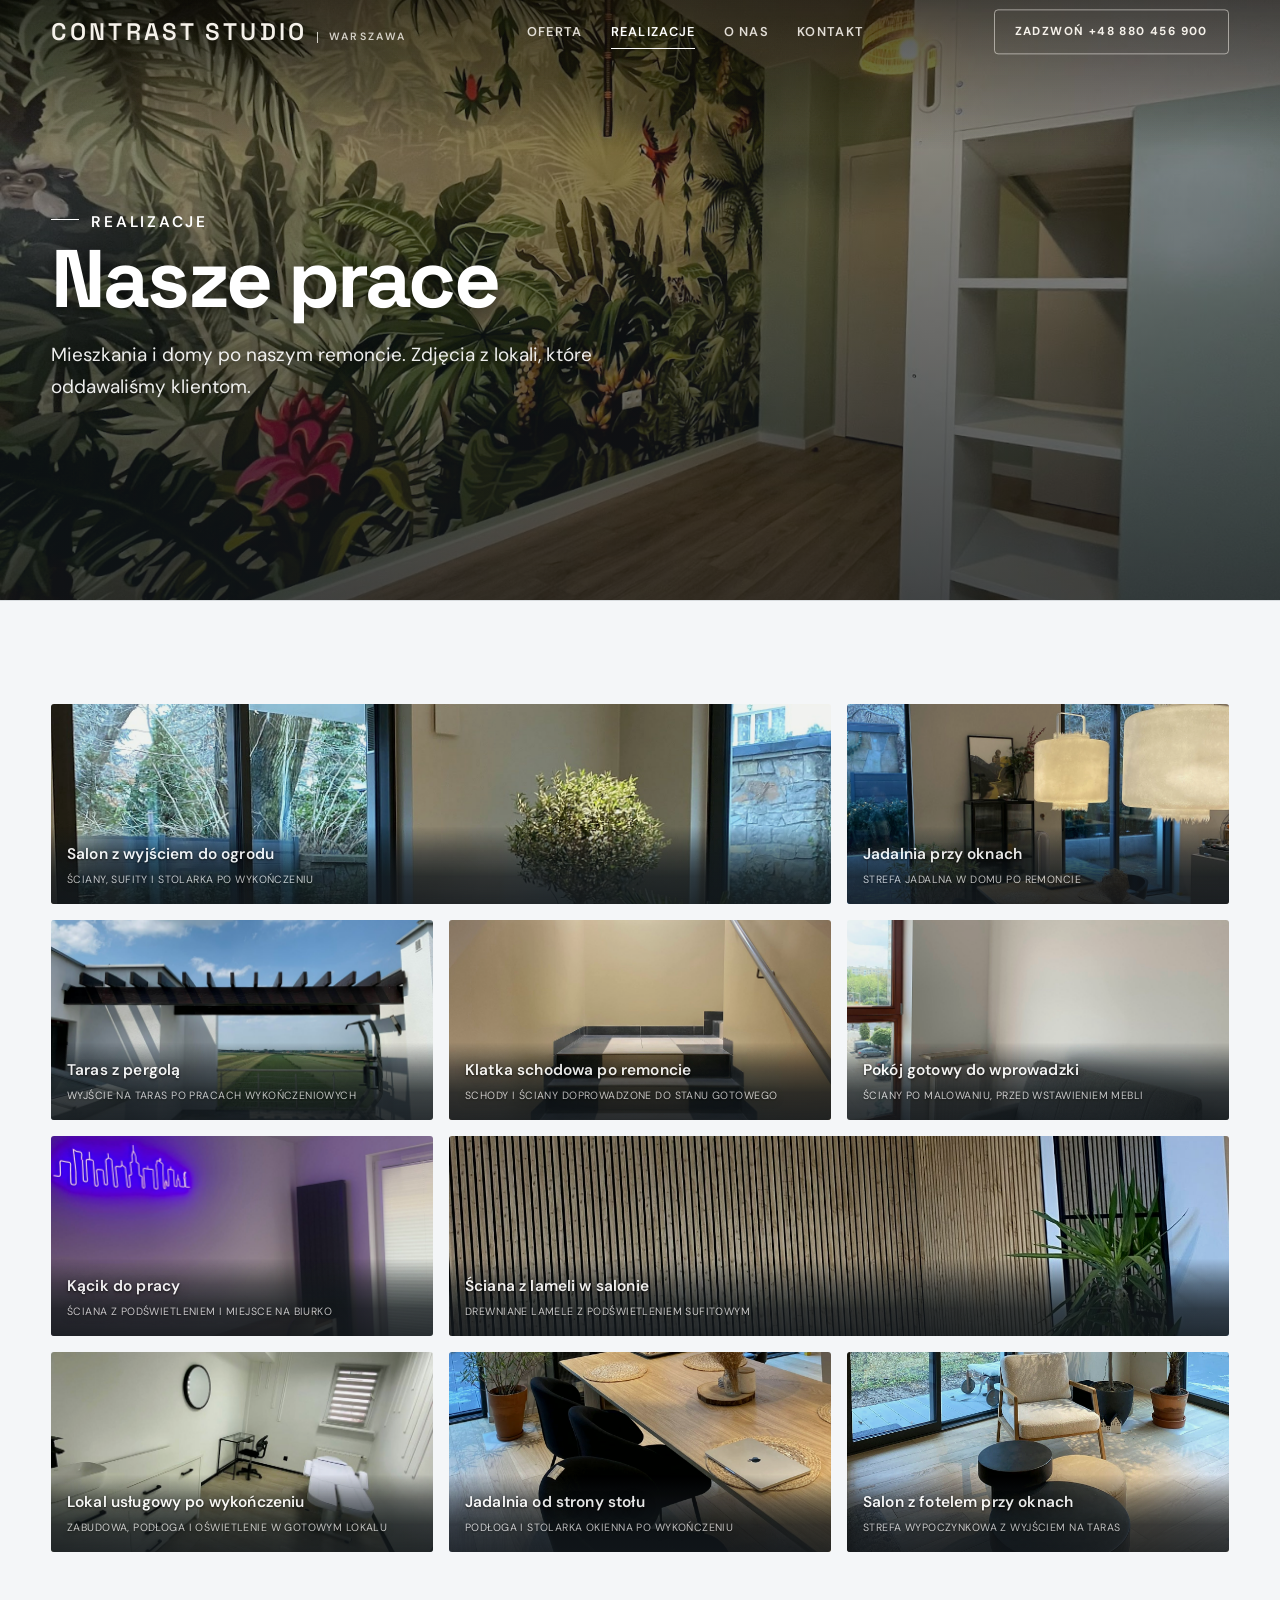
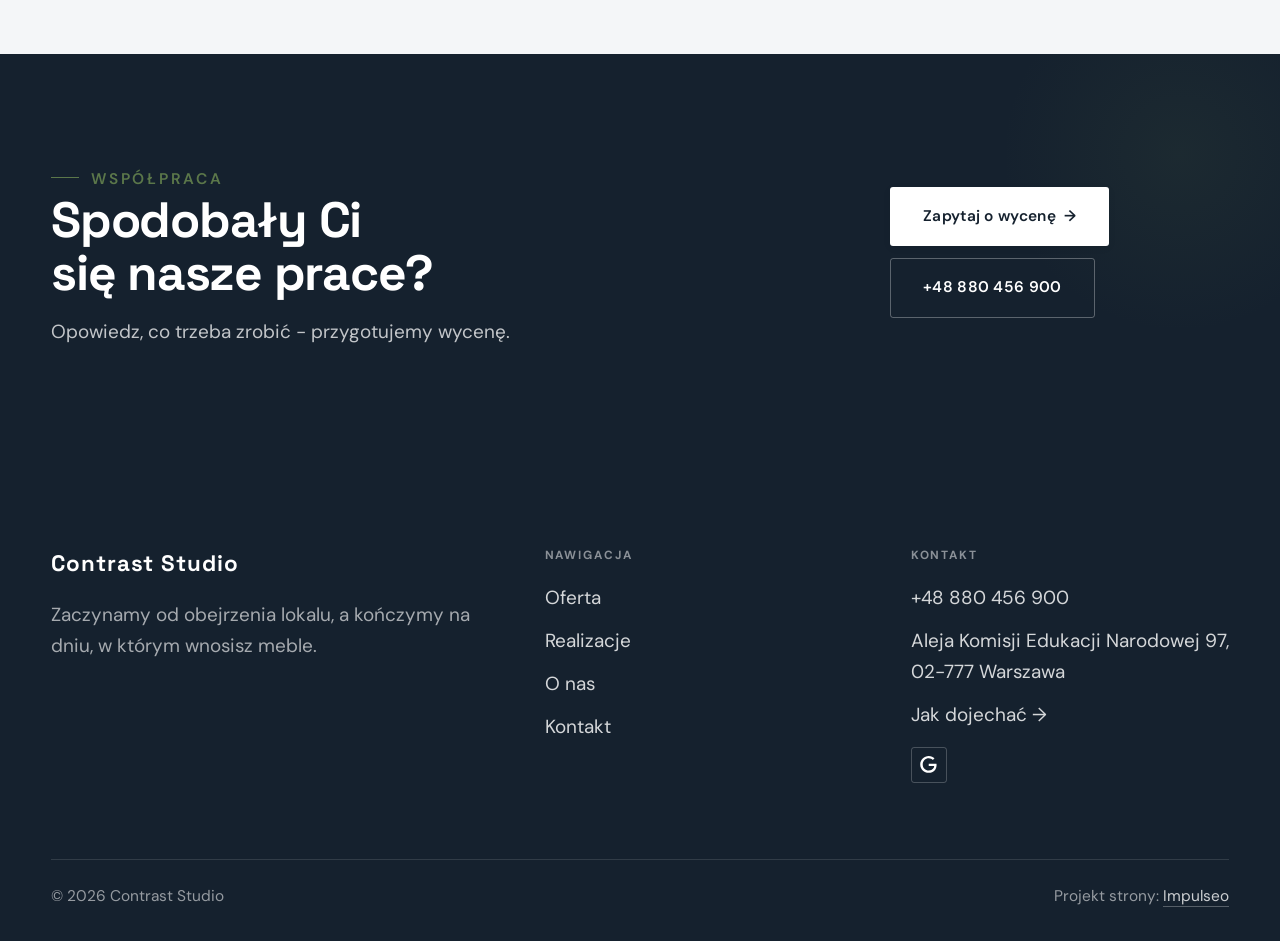
<file: realizacje.html>
<!DOCTYPE html>
<html lang="pl">
<head>
<meta charset="UTF-8">
<meta name="viewport" content="width=device-width, initial-scale=1.0">
<title>Realizacje - Contrast Studio</title>
<meta name="description" content="Realizacje Contrast Studio: Salon z wyjściem do ogrodu, Jadalnia przy oknach, Tapeta i zabudowa w niszy, Taras z pergolą, Klatka schodowa po remoncie">
<link rel="canonical" href="https://kris20032.github.io/contrast-studio/realizacje.html">
<meta name="robots" content="noindex, nofollow">
<meta property="og:type" content="website">
<meta property="og:locale" content="pl_PL">
<meta property="og:site_name" content="Contrast Studio">
<meta property="og:title" content="Realizacje - Contrast Studio">
<meta property="og:description" content="Realizacje Contrast Studio: Salon z wyjściem do ogrodu, Jadalnia przy oknach, Tapeta i zabudowa w niszy, Taras z pergolą, Klatka schodowa po remoncie">
<meta property="og:url" content="https://kris20032.github.io/contrast-studio/realizacje.html">
<meta property="og:image" content="https://kris20032.github.io/contrast-studio/img/og.jpg">
<meta property="og:image:width" content="1200">
<meta property="og:image:height" content="630">
<meta name="twitter:card" content="summary_large_image">
<link rel="preconnect" href="https://fonts.googleapis.com">
<link rel="preconnect" href="https://fonts.gstatic.com" crossorigin>
<link href="https://fonts.googleapis.com/css2?family=Space+Grotesk:wght@500;600;700&family=DM+Sans:opsz,wght@9..40,400;9..40,500;9..40,600&display=swap" rel="stylesheet">
<link rel="stylesheet" href="assets/styles.css?v=cf31f925">
</head>
<body>

<header class="nav">
  <div class="wrap nav-inner">
    <a class="brand" href="index.html"><span class="name">Contrast Studio</span><span class="sub">Warszawa</span></a>
    <nav class="nav-links">
      <a href="oferta.html">Oferta</a>
      <a href="realizacje.html" class="active" aria-current="page">Realizacje</a>
      <a href="o-nas.html">O nas</a>
      <a href="kontakt.html">Kontakt</a>
      <a href="tel:+48880456900" class="btn btn-accent">Zadzwoń +48 880 456 900</a>
    </nav>
    <button class="nav-toggle" aria-label="Menu"><span></span><span></span><span></span></button>
  </div>
</header>

<main>
<section class="pagehead">
  <img src="img/g3.jpg" alt="Contrast Studio - Nasze prace" width="1544" height="830" decoding="async">
  <div class="wrap">
    <span class="eyebrow">Realizacje</span>
    <h1>Nasze prace</h1>
    <p>Mieszkania i domy po naszym remoncie. Zdjęcia z lokali, które oddawaliśmy klientom.</p>
  </div>
</section>
<section>
  <div class="wrap">
    <div class="gallery">
      <div class="tile t-two3 reveal"><img src="img/g1.jpg" alt="Salon z wyjściem do ogrodu" loading="lazy" width="1600" height="1002" decoding="async"><div class="cap">Salon z wyjściem do ogrodu<small>Ściany, sufity i stolarka po wykończeniu</small></div></div>
      <div class="tile t-third reveal"><img src="img/g2.jpg" alt="Jadalnia przy oknach" loading="lazy" width="1600" height="1002" decoding="async"><div class="cap">Jadalnia przy oknach<small>Strefa jadalna w domu po remoncie</small></div></div>
      <div class="tile t-third reveal"><img src="img/g4.jpg" alt="Taras z pergolą" loading="lazy" width="1560" height="1160" decoding="async"><div class="cap">Taras z pergolą<small>Wyjście na taras po pracach wykończeniowych</small></div></div>
      <div class="tile t-third reveal"><img src="img/g5.jpg" alt="Klatka schodowa po remoncie" loading="lazy" width="1600" height="2133" decoding="async"><div class="cap">Klatka schodowa po remoncie<small>Schody i ściany doprowadzone do stanu gotowego</small></div></div>
      <div class="tile t-third reveal"><img src="img/g6.jpg" alt="Pokój gotowy do wprowadzki" loading="lazy" width="1600" height="2133" decoding="async"><div class="cap">Pokój gotowy do wprowadzki<small>Ściany po malowaniu, przed wstawieniem mebli</small></div></div>
      <div class="tile t-third reveal"><img src="img/g7.jpg" alt="Kącik do pracy" loading="lazy" width="1536" height="924" decoding="async"><div class="cap">Kącik do pracy<small>Ściana z podświetleniem i miejsce na biurko</small></div></div>
      <div class="tile t-two3 reveal"><img src="img/g8.jpg" alt="Ściana z lameli w salonie" loading="lazy" width="1518" height="848" decoding="async"><div class="cap">Ściana z lameli w salonie<small>Drewniane lamele z podświetleniem sufitowym</small></div></div>
      <div class="tile t-third reveal"><img src="img/g9.jpg" alt="Lokal usługowy po wykończeniu" loading="lazy" width="1600" height="1423" decoding="async"><div class="cap">Lokal usługowy po wykończeniu<small>Zabudowa, podłoga i oświetlenie w gotowym lokalu</small></div></div>
      <div class="tile t-third reveal"><img src="img/g10.jpg" alt="Jadalnia od strony stołu" loading="lazy" width="1518" height="778" decoding="async"><div class="cap">Jadalnia od strony stołu<small>Podłoga i stolarka okienna po wykończeniu</small></div></div>
      <div class="tile t-third reveal"><img src="img/about.jpg" alt="Salon z fotelem przy oknach" loading="lazy" width="1600" height="896" decoding="async"><div class="cap">Salon z fotelem przy oknach<small>Strefa wypoczynkowa z wyjściem na taras</small></div></div>
    </div>
  </div>
</section>
<section class="cta">
  <div class="wrap">
    <div class="reveal">
      <span class="eyebrow">Współpraca</span>
      <h2>Spodobały Ci się nasze prace?</h2>
      <p>Opowiedz, co trzeba zrobić - przygotujemy wycenę.</p>
    </div>
    <div class="cta-actions reveal">
      <a href="kontakt.html" class="btn btn-light">Zapytaj o wycenę <span class="arr">→</span></a>
      <a href="tel:+48880456900" class="btn btn-ghost btn-ghost-cta">+48 880 456 900</a>
    </div>
  </div>
</section>
</main>

<footer>
  <div class="wrap">
    <div class="foot-grid">
      <div class="foot-brand">
        <div class="name">Contrast Studio</div>
        <p>Zaczynamy od obejrzenia lokalu, a kończymy na dniu, w którym wnosisz meble.</p>
      </div>
      <div class="foot-col">
        <h4>Nawigacja</h4>
        <a href="oferta.html">Oferta</a>
        <a href="realizacje.html">Realizacje</a>
        <a href="o-nas.html">O nas</a>
        <a href="kontakt.html">Kontakt</a>
      </div>
      <div class="foot-col">
        <h4>Kontakt</h4>
        <a href="tel:+48880456900">+48 880 456 900</a>
        <p>Aleja Komisji Edukacji Narodowej 97, 02-777 Warszawa</p>
        <a href="https://maps.google.com/?cid=11334450032539884662&g_mp=Cidnb29nbGUubWFwcy5wbGFjZXMudjEuUGxhY2VzLlNlYXJjaFRleHQQAhgEIAA" target="_blank" rel="noopener">Jak dojechać →</a>
      <div class="foot-soc">
        <a class="soc" href="https://maps.google.com/?cid=11334450032539884662&g_mp=Cidnb29nbGUubWFwcy5wbGFjZXMudjEuUGxhY2VzLlNlYXJjaFRleHQQAhgEIAA" target="_blank" rel="noopener" aria-label="Google - Contrast Studio"><svg viewBox="0 0 24 24" aria-hidden="true" focusable="false"><path d="M12.48 10.92v3.28h7.84c-.24 1.84-.853 3.187-1.787 4.133-1.147 1.147-2.933 2.4-6.053 2.4-4.827 0-8.6-3.893-8.6-8.72s3.773-8.72 8.6-8.72c2.6 0 4.507 1.027 5.907 2.347l2.307-2.307C18.747 1.44 16.133 0 12.48 0 5.867 0 .307 5.387.307 12s5.56 12 12.173 12c3.573 0 6.267-1.173 8.373-3.36 2.16-2.16 2.84-5.213 2.84-7.667 0-.76-.053-1.467-.173-2.053H12.48z" fill="currentColor"/></svg></a>
      </div>
      </div>
    </div>
    <div class="foot-bot">
      <span>© 2026 Contrast Studio</span>
      <span>Projekt strony: <a class="foot-credit" href="https://impulseo.pl" target="_blank" rel="noopener">Impulseo</a></span>
    </div>
  </div>
</footer>
<div class="sticky-call"><a class="sc-call" href="tel:+48880456900"><svg class="ico-tel" width="16" height="16" viewBox="0 0 24 24" fill="none" aria-hidden="true"><path d="M6.6 10.8a15.5 15.5 0 0 0 6.6 6.6l2.2-2.2a1 1 0 0 1 1-.24 11.4 11.4 0 0 0 3.6.58 1 1 0 0 1 1 1V20a1 1 0 0 1-1 1A17 17 0 0 1 3 4a1 1 0 0 1 1-1h3.5a1 1 0 0 1 1 1c0 1.25.2 2.46.58 3.6a1 1 0 0 1-.25 1l-2.23 2.2Z" fill="currentColor"/></svg> Zadzwoń</a><a class="sc-quote" href="kontakt.html">Bezpłatna wycena</a></div>
<div class="demo-wazne" data-do="2026-09-07" data-cykl="3" hidden><svg class="dw-ico" width="13" height="13" viewBox="0 0 24 24" fill="none" aria-hidden="true"><circle cx="12" cy="12" r="8.6" stroke="currentColor" stroke-width="1.8"/><path d="M12 7.2V12l3.3 2" stroke="currentColor" stroke-width="1.8" stroke-linecap="round"/></svg><span class="dw-txt"></span></div>

<script src="assets/main.js"></script>
</body>
</html>
</file>
<file: assets/styles.css>
/* ============================================================
   STOLBASZ — premium, architektoniczny B2B fit-out
   Jasna paleta, zero brązu. System wg premium-web-craft.
   Projekt strony: Impulseo (impulseo.pl)
   ============================================================ */

:root{
  /* PALETA — jasna, architektoniczna, chłodna */
  --paper:#F4F6F8;          /* główne tło */
  --paper-2:#E7EBEF;        /* sekcje alternatywne (chłodny jasny szary) */
  --paper-3:#E7EBEF;        /* delikatne wypełnienia */
  --ink:#15212E;            /* tekst główny — chłodny grafit */
  --ink-soft:#243443;       /* nagłówki drugorzędne */
  --muted:#6B7785;          /* tekst poboczny */
  --line:rgba(21,33,46,.12);/* hairline */
  --accent:#E8A317;         /* stonowany petrol-slate — jedyny akcent */
  --accent-d:#C9870C;
  --accent-soft:rgba(232,163,23,.10);
  --dark:#15212E;           /* sekcje ciemne (stopka/CTA) */

  /* HOVER ZDJĘĆ — JEDEN standard dla całego silnika (decyzja K. 04.08.2026, artefakt z wariantami).
     AKTUALNE (K.+Szymon 09.08.2026, wybór z artefaktu 6 wariantów): zoom 1.05 przy 1.4s -
     przy tak długim czasie mocniejszy kadr NIE skacze, tylko „oddycha". Poprzedni standard
     (1.02 / .55s z 04.08) odbierany jako dynamiczny i szybki.
     Spoczynek lekko przygaszony, ale TYLKO tam, gdzie jest mysz (@media hover:hover) —
     na telefonie zdjęcia zostają w pełnej jasności. */
  --img-zoom:1.05;                   /* K.+Szymon 09.08: wariant F z artefaktu porównawczego */
  --img-rest:brightness(.95) saturate(.99);
  --img-hot:brightness(1.06) saturate(1.05);
  --img-dur:1.4s;                    /* K.+Szymon 09.08 (wariant F): powoli = elegancko */
  --img-ease:cubic-bezier(.16,.84,.44,1);  /* miękki ogon, efekt „oddychania" */

  /* ODSTĘPY — skala 4/8 */
  --space-1:4px; --space-2:8px; --space-3:12px; --space-4:16px; --space-5:24px;
  --space-6:32px; --space-7:48px; --space-8:64px; --space-9:96px; --space-10:128px;

  /* TYPOGRAFIA — fluid clamp() (skala podbita 16.07.2026: większe, czytelniejsze litery — uwaga Adama) */
  --text-sm:clamp(.9rem,.87rem + .12vw,1rem);
  --text-base:clamp(1.08rem,1.04rem + .18vw,1.2rem);
  --text-lg:clamp(1.24rem,1.15rem + .34vw,1.44rem);
  --text-h3:clamp(1.34rem,1.22rem + .55vw,1.66rem);
  --text-h2:clamp(2.1rem,1.66rem + 2.1vw,3.1rem);
  --text-h1:clamp(2.9rem,2.1rem + 4vw,5.1rem);

  /* PROMIENIE — architektoniczne, raczej ostre */
  --r-sm:3px; --r-md:6px; --r-lg:10px;

  /* RUCH */
  --ease:cubic-bezier(.25,.46,.45,.94); --dur:.24s;

  /* CIENIE — miękkie, warstwowe */
  --sh-sm:0 1px 2px rgba(16,24,32,.04), 0 2px 8px rgba(16,24,32,.05);
  --sh-md:0 2px 6px rgba(16,24,32,.05), 0 12px 28px -8px rgba(16,24,32,.12);
  --sh-lg:0 6px 14px rgba(16,24,32,.07), 0 26px 56px -18px rgba(16,24,32,.22);

  --hairline:1px solid var(--line);

  --font-display:'Space Grotesk','Inter',sans-serif;
  --font-body:'DM Sans','Inter',sans-serif;
}

*{box-sizing:border-box;margin:0;padding:0}
html{scroll-behavior:smooth}
body{
  font-family:var(--font-body);
  font-size:var(--text-base);
  line-height:1.65;
  color:var(--ink);
  background:var(--paper);
  -webkit-font-smoothing:antialiased;
  text-rendering:optimizeLegibility;
}
img{max-width:100%;height:auto;display:block}  /* height:auto = width/height z atrybutów trzyma proporcje (TOP#12) */
a{color:inherit;text-decoration:none}

.wrap{width:min(92%,1180px);margin-inline:auto}
section{padding-block:clamp(52px,6.5vw,96px)}

h1,h2,h3{font-family:var(--font-display);font-weight:700;line-height:1.08;letter-spacing:-.02em;color:var(--ink)}
h1{font-size:var(--text-h1);letter-spacing:-.035em}
h2{font-size:var(--text-h2);letter-spacing:-.025em}
h3{font-size:var(--text-h3)}
/* MIARA — długość wiersza. WCAG 2.2 SC 1.4.8: max 80 znaków; Butterick: 45–90.
   68ch daje realnie 72–78 znaków polskiego tekstu, czyli z zapasem pod granicą.
   Wcześniej limit miał TYLKO <p> — <li>, <blockquote> i <dd> nie miały żadnego,
   i to jedyny powód, dla którego 23 bloki na dwóch oddanych stronach jadą po
   83–106 znaków w wierszu (pomiar 07.08.2026, bramka `miara`).
   ⚠️ Listy i definicje ograniczamy TYLKO bez klasy: `ul`/`ol` z klasą to u nas
   układ (siatki kafli, menu), a nie tekst ciągły — tam miarę wyznacza układ. */
/* 60ch, nie 68ch (K. 10.08): po zmianie fontów na węższe kroje (DM Sans i spółka)
   w 68ch mieściło się ~90 znaków - bramka pikselowa słusznie zgłaszała przekroczenie
   granicy 80. Pomiar na żywej przeglądarce: 60ch = 90 znaków, 53ch = ~78 znaków, czyli normę WCAG 1.4.8. */
:root{ --miara:53ch }
p{max-width:min(100%,var(--miara))}
blockquote,
ul:not([class])>li, ol:not([class])>li,
dl:not([class])>dd{max-width:min(100%,var(--miara))}

/* ⚠️ Świadomie BEZ wyjątku `.tile p,.card p,.svc p{max-width:none}`, choć nasuwa się sam:
   te akapity BYŁY już ograniczone (stare `p{max-width:65ch}`), więc „wyjątek" nie odblokowałby
   niczego nowego — tylko ROZLUŹNIŁ stan sprzed zmiany na wszystkich demach naraz.
   `figcaption` żadna z reguł wyżej nie dotyczy, więc też nie potrzebuje zwolnienia. */

/* ŁAMANIE. `balance` wyrównuje długości wierszy w nagłówku, `pretty` pilnuje ostatniego
   wiersza akapitu, żeby nie został w nim jeden wyraz. Obsługiwane od Chrome 117 /
   Safari 17.5; starsze przeglądarki po prostu ignorują tę własność.
   `text-wrap:pretty` nie występowało dotąd ANI RAZ w silniku ani w repo klientów. */
h1,h2,h3,.lead,.lede{text-wrap:balance}
p,li,blockquote,dd{text-wrap:pretty}

.eyebrow{
  font-family:var(--font-body);
  font-size:var(--text-sm);
  font-weight:600;
  letter-spacing:.18em;
  text-transform:uppercase;
  color:var(--accent);
  display:inline-flex;align-items:center;gap:var(--space-3);
}
/* flex:none + margin-top = kreska trzyma się PIERWSZEJ linii. Wcześniej align-items:center
   centrowało ją względem całego bloku i przy zawinięciu (długi kicker typu
   „…WNĘTRZ · LESZNO · OD 2019") druga linia lądowała z brzydkim wcięciem. */
.eyebrow{align-items:flex-start}
.eyebrow>*,.eyebrow{text-wrap:balance}   /* dlugi kicker lamal sie na sierote typu samo „2019" w drugiej linii */
.eyebrow::before{content:"";width:28px;height:1px;background:var(--accent);display:inline-block;flex:none;margin-top:.62em}

.muted{color:var(--muted)}
.lead{font-size:var(--text-lg);line-height:1.55;color:var(--ink-soft);max-width:50ch}

/* ---------- BUTTONS ---------- */
.btn{
  display:inline-flex;align-items:center;gap:var(--space-2);
  font-weight:600;font-size:var(--text-sm);letter-spacing:.02em;
  padding:var(--space-4) var(--space-6);
  border-radius:var(--r-sm);
  transition:transform var(--dur) var(--ease),box-shadow var(--dur) var(--ease),background var(--dur) var(--ease);
  cursor:pointer;border:1px solid transparent;
}
.btn-accent{background:var(--accent);color:#fff;box-shadow:var(--sh-sm)}
.btn-accent:hover{background:var(--accent-d);transform:translateY(-2px);box-shadow:var(--sh-md)}
.btn-accent:active{transform:translateY(0);box-shadow:var(--sh-sm)}
.btn-ghost{background:transparent;color:var(--ink);border-color:var(--line)}
.btn-ghost:hover{border-color:var(--accent);color:var(--accent);transform:translateY(-2px)}
.btn-light{background:#fff;color:var(--ink);box-shadow:var(--sh-sm)}
.btn-light:hover{transform:translateY(-2px);box-shadow:var(--sh-md)}
.btn .arr{transition:transform var(--dur) var(--ease)}
.btn:hover .arr{transform:translateX(4px)}

/* ---------- NAV ---------- */
.nav{
  position:sticky;top:0;z-index:50;
  background:color-mix(in srgb,var(--paper) 88%,transparent);
  backdrop-filter:saturate(140%) blur(10px);
  border-bottom:var(--hairline);
}
.nav-inner{display:flex;align-items:center;justify-content:space-between;gap:var(--space-5);height:72px}
/* ANTY-NACHODZENIE (K. 05.08.2026): długa nazwa firmy + przycisk z pełnym numerem nie mieściły się w pasku
   i flex ściskał linki PONIŻEJ ich treści - "Kontakt" wchodził na ramkę "Zadzwoń +48 ...". Teraz ustępuje
   nazwa marki (skrót wielokropkiem), a menu i przycisk nigdy się nie kurczą ani nie zachodzą na siebie. */
.brand{display:flex;flex-direction:column;line-height:1;min-width:0;flex:0 1 auto}
.brand .name{font-family:var(--font-display);font-weight:800;font-size:1.35rem;letter-spacing:.04em;white-space:nowrap;overflow:hidden;text-overflow:ellipsis}
.brand .sub{font-size:.62rem;letter-spacing:.34em;text-transform:uppercase;color:var(--muted);margin-top:5px;white-space:nowrap;overflow:hidden;text-overflow:ellipsis}
.nav-links{display:flex;align-items:center;gap:var(--space-6);flex:0 0 auto}
.nav-links a{font-size:var(--text-sm);font-weight:500;color:var(--ink-soft);position:relative;padding-block:4px;white-space:nowrap;transition:color var(--dur) var(--ease)}
.nav-links a::after{content:"";position:absolute;left:0;bottom:0;width:0;height:1.5px;background:var(--accent);transition:width var(--dur) var(--ease)}
.nav-links a:hover,.nav-links a.active{color:var(--ink)}
.nav-links a:hover::after,.nav-links a.active::after{width:100%}
.nav-links .btn{padding:var(--space-2) var(--space-5)}
/* przyciski w nav: właściwy kolor (przebij .nav-links a) + bez podkreślenia */
.nav-links a.btn-accent{color:#fff}
.nav-links a.btn-ghost,.nav-links a.btn-light{color:var(--ink)}
/* CTA w pasku: NIE podkreślenie spod linków menu, ale ten sam przelatujący błysk,
   co na wszystkich innych przyciskach (zgłoszenie K. 13.08.2026 - „na hero jest efekt
   światła przechodzącego przez przycisk, na navbarze go nie ma, a mają być identyczne").
   Reguła `.nav-links a::after` jest silniejsza od `.btn::after`, więc trzeba jej
   geometrię wyzerować i wpisać połysk z nazwy - samo `display:none` gasiło efekt. */
.nav-links a.btn::after{
  display:block;content:"";position:absolute;inset:0;z-index:-1;pointer-events:none;
  inset:0;width:auto;height:auto;border-radius:inherit;   /* kasuje geometrię podkreślenia (width:0;height:1.5px) */
  background:linear-gradient(100deg,transparent 32%,rgba(255,255,255,.20) 50%,transparent 68%);
  translate:-120% 0}
@media (prefers-reduced-motion:no-preference){
  .nav-links a.btn:hover::after{translate:120% 0;transition:translate .75s var(--mt-ease,cubic-bezier(.16,.84,.44,1))}
}
.nav-toggle{display:none;background:none;border:none;cursor:pointer;flex-direction:column;gap:5px;padding:8px}
.nav-toggle span{width:24px;height:2px;background:var(--ink);transition:var(--dur)}
/* Ciasny zakres MIĘDZY menu mobilnym a pełnym pulpitem: zbijamy odstępy i nazwę marki,
   żeby wszystko zmieściło się naturalnie, zanim w ogóle dojdzie do skracania wielokropkiem. */
@media(max-width:1280px) and (min-width:921px){
  .nav-links{gap:var(--space-4)}
  .nav-links .btn{padding:var(--space-2) var(--space-4)}
  .brand .name{font-size:1.15rem}
}

/* ---------- HERO (split) ---------- */
.hero{position:relative;overflow:hidden;border-bottom:var(--hairline)}
.hero-grid{display:grid;grid-template-columns:1.05fr .95fr;gap:clamp(24px,4vw,60px);align-items:center;
  padding-block:clamp(36px,4.5vw,64px)}
.hero-copy .eyebrow{margin-bottom:var(--space-5)}
.hero-copy h1{margin-bottom:var(--space-5)}
.hero-copy .lead{margin-bottom:var(--space-7)}
.hero-actions{display:flex;flex-wrap:wrap;gap:var(--space-4)}
.hero-art{position:relative;aspect-ratio:4/3;border-radius:var(--r-lg);overflow:hidden;box-shadow:var(--sh-lg)}
.hero-art img{width:100%;height:100%;object-fit:cover}
.hero-art::after{content:"";position:absolute;inset:0;background:linear-gradient(180deg,transparent 55%,rgba(18,24,28,.28))}
.hero-badge{position:absolute;left:var(--space-5);bottom:var(--space-5);z-index:2;
  background:rgba(252,252,251,.94);backdrop-filter:blur(4px);
  border-radius:var(--r-md);padding:var(--space-4) var(--space-5);box-shadow:var(--sh-md);max-width:78%}
.hero-badge strong{display:block;font-family:var(--font-display);font-size:1rem;letter-spacing:-.01em}
.hero-badge span{font-size:var(--text-sm);color:var(--muted)}

/* ---------- HERO duży / kinowy (strona główna) ---------- */
.hero-cine{position:relative;min-height:clamp(560px,82vh,840px);min-height:clamp(560px,82svh,840px);display:flex;align-items:center;overflow:hidden;border-bottom:var(--hairline)}
.hero-cine>img{position:absolute;inset:0;width:100%;height:100%;object-fit:cover;z-index:0}
.hero-cine::after{content:"";position:absolute;inset:0;z-index:1;
  background:linear-gradient(95deg,rgba(13,18,23,.86) 0%,rgba(13,18,23,.64) 32%,rgba(13,18,23,.24) 62%,rgba(13,18,23,.04) 100%)}
.hero-cine .wrap{position:relative;z-index:2;padding-block:var(--space-8)}
.hero-cine .hero-copy{max-width:660px}
.hero-cine .eyebrow{color:#fff;margin-bottom:var(--space-5)}
.hero-cine .eyebrow::before{background:#fff}
.hero-cine h1{color:#fff;margin-bottom:var(--space-5);font-size:clamp(2.9rem,2rem + 4.4vw,5.2rem);text-wrap:balance}
.hero-cine .lead{color:rgba(255,255,255,.92);max-width:48ch;margin-bottom:var(--space-7)}
.hero-cine .hero-actions{display:flex;flex-wrap:wrap;gap:var(--space-4)}
/* NISKIE OKNO (laptop z dokiem i paskami przeglądarki ma ~700-780 px wysokości widoku):
   H1 do 5.2rem + długi lead nie mieściły się i przyciski wypadały POD krawędź ekranu -
   klient widział stronę bez ani jednego CTA. Skalujemy w dół, zamiast przycinać treść. */
@media(min-width:821px) and (max-height:820px){
  .hero-cine{min-height:clamp(520px,94svh,780px)}
  .hero-cine .wrap{padding-block:var(--space-6)}
  .hero-cine h1{font-size:clamp(2.2rem,1.5rem + 2.6vw,3.6rem);margin-bottom:var(--space-4)}
  .hero-cine .eyebrow{margin-bottom:var(--space-4)}
  .hero-cine .lead{margin-bottom:var(--space-5);max-width:44ch}
}
@media(max-width:680px){
  .hero-cine{min-height:clamp(520px,76vh,640px);min-height:clamp(520px,76svh,640px);align-items:flex-end}
  .hero-cine::after{background:linear-gradient(0deg,rgba(13,18,23,.9) 6%,rgba(13,18,23,.45) 55%,rgba(13,18,23,.25) 100%)}
  .hero-cine .wrap{padding-bottom:var(--space-9)}
  /* TELEFON (~90% oglądających): lead potrafił zająć 8 linii i zepchnąć CTA poza pierwszy ekran.
     Zwężamy interlinię i skalę - treści nie ucinamy, bo to ona sprzedaje. */
  .hero-cine .lead{font-size:.98rem;line-height:1.5;margin-bottom:var(--space-5)}
  .hero-cine .eyebrow{font-size:.72rem;letter-spacing:.13em;margin-bottom:var(--space-4)}
  .hero-cine .eyebrow::before{width:20px}
  .hero-cine h1{margin-bottom:var(--space-4)}
}

/* full-bleed hero variant (podstrony) */
.pagehead{position:relative;min-height:46vh;min-height:46svh;display:flex;align-items:flex-end;overflow:hidden;border-bottom:var(--hairline)}
.pagehead img{position:absolute;inset:0;width:100%;height:100%;object-fit:cover}
/* 10.08.2026 (decyzja K.): mocniejsze przyciemnienie + cień pod tekstem. Bramka mierzyła na
   nagłówkach podstron 3,38-3,43:1 przy wymaganych 4,5 — jasne zdjęcie (hala, śnieg, niebo)
   podchodziło pod biały tekst. Zdjęcia klientów są różne, więc kontrast musi dawać WARSTWA,
   a nie szczęśliwy dobór kadru. */
.pagehead::after{content:"";position:absolute;inset:0;background:linear-gradient(180deg,rgba(18,24,28,.40),rgba(18,24,28,.76))}
.pagehead .wrap{position:relative;z-index:2;padding-block:var(--space-9);color:#fff}
.pagehead h1{color:#fff;max-width:18ch;text-shadow:0 2px 16px rgba(0,0,0,.55)}
.pagehead .eyebrow{color:#fff}
.pagehead .eyebrow::before{background:#fff}
.pagehead p{color:rgba(255,255,255,.92);margin-top:var(--space-4);max-width:54ch;text-shadow:0 1px 12px rgba(0,0,0,.5)}

/* ---------- STRIP (pasek skrótów / liczby) ---------- */
.strip{background:var(--dark);color:#fff}
/* PASEK HASEŁ — standard 04.08.2026 (decyzja K.): 5 haseł w JEDNYM rzędzie, tekst WYŚRODKOWANY,
   węższe marginesy boczne niż reszta strony (pasek ma iść szerzej), równe wysokości kolumn. */
.strip .wrap{width:min(96%,1440px);display:grid;grid-template-columns:repeat(5,1fr);
  gap:var(--space-5);padding-block:var(--space-7);align-items:stretch}
.strip .item .k{font-family:var(--font-display);font-size:clamp(1.05rem,.82rem + .85vw,1.55rem);
  font-weight:800;letter-spacing:-.02em;color:#fff;line-height:1.18;text-wrap:balance}
.strip .item .v{font-size:var(--text-sm);color:rgba(255,255,255,.66);margin-top:var(--space-2);line-height:1.4}
.strip .item{border-left:2px solid var(--accent);padding-inline:var(--space-4);
  text-align:center;display:flex;flex-direction:column;justify-content:center}
/* liczba kolumn = liczba haseł, żeby ostatnie nie zostawało samo w drugim rzędzie.
   Klasę n-N nadaje multipage.py; domyślnie (bez klasy) pasek jest 5-kolumnowy. */
.strip.n-2 .wrap{grid-template-columns:repeat(2,1fr)}
.strip.n-3 .wrap{grid-template-columns:repeat(3,1fr)}
.strip.n-4 .wrap{grid-template-columns:repeat(4,1fr);gap:var(--space-6)}
.strip.n-4 .item .k{font-size:clamp(1.3rem,1rem + 1.1vw,2rem)}
.strip.n-6 .wrap{grid-template-columns:repeat(6,1fr);gap:var(--space-4)}
.strip.n-6 .item .k{font-size:clamp(.98rem,.8rem + .7vw,1.35rem)}
/* równe łamanie: zamiast "długa linia + jedno słowo" obie linie zbliżonej długości */
.strip .item .k{text-wrap:balance}

/* ---------- SECTION HEAD ---------- */
.head{max-width:48rem;margin-bottom:var(--space-8)}
.head.center{margin-inline:auto;text-align:center}
.head .eyebrow{margin-bottom:var(--space-4)}
.head h2{margin-bottom:var(--space-4)}
.head p{color:var(--muted);font-size:var(--text-lg);line-height:1.55}
.head.center p{margin-inline:auto}

/* ---------- INTRO SPLIT ---------- */
.split{display:grid;grid-template-columns:.92fr 1.08fr;gap:clamp(28px,5vw,80px);align-items:center}
.split.rev{grid-template-columns:1.08fr .92fr}
.split.rev .split-art{order:-1}
.split-art{position:relative;aspect-ratio:5/4;border-radius:var(--r-lg);overflow:hidden;box-shadow:var(--sh-lg)}
.split-art img{width:100%;height:100%;object-fit:cover}
.split-copy h2{margin-bottom:var(--space-5)}
.split-copy p+p{margin-top:var(--space-4)}
.split-copy .btn{margin-top:var(--space-6)}

/* ---------- SERVICES (zakres) ---------- */
.svc-grid{display:grid;grid-template-columns:repeat(auto-fit,minmax(280px,1fr));gap:var(--space-5)}
.svc{background:#fff;border:var(--hairline);border-radius:var(--r-md);padding:var(--space-7) var(--space-6);
  transition:transform var(--dur) var(--ease),box-shadow var(--dur) var(--ease),border-color var(--dur) var(--ease);
  position:relative;overflow:hidden}
.svc::before{content:"";position:absolute;left:0;top:0;width:3px;height:0;background:var(--accent);transition:height var(--dur) var(--ease)}
.svc:hover{transform:translateY(-4px);box-shadow:var(--sh-md);border-color:transparent}
.svc:hover::before{height:100%}
.svc .ic{font-family:var(--font-display);font-size:.8rem;font-weight:700;letter-spacing:.12em;color:var(--accent);margin-bottom:var(--space-4)}
.svc h3{margin-bottom:var(--space-3);font-size:1.22rem}
.svc p{color:var(--muted);font-size:var(--text-base);line-height:1.6}

/* big detailed service rows */
.svc-row{display:grid;grid-template-columns:.8fr 1.2fr;gap:clamp(20px,4vw,60px);align-items:center;padding-block:var(--space-8)}
.svc-row+.svc-row{border-top:var(--hairline)}
.svc-row.rev{grid-template-columns:1.2fr .8fr}
/* Naprzemienny układ wierszy oferty: co drugi wiersz ma zdjęcie po PRAWEJ.
   Było `order:-1` — martwy kod, bo zdjęcie i tak jest pierwszym dzieckiem w HTML,
   więc wszystkie wiersze wyglądały identycznie (zdjęcie zawsze z lewej), a `rev`
   zmieniało tylko szerokość kolumn. Znalezione 29.07.2026 przy różnicowaniu kierunków
   animacji (pomiar pozycji: art.mid 390/502 przy row.mid 756 — zawsze lewa strona). */
.svc-row.rev .svc-row-art{order:2}
.svc-row-art{aspect-ratio:4/3;border-radius:var(--r-md);overflow:hidden;box-shadow:var(--sh-md)}
.svc-row-art img{width:100%;height:100%;object-fit:cover}
.svc-row h3{font-size:1.5rem;margin-bottom:var(--space-4)}
.svc-row .num{font-family:var(--font-display);font-size:.85rem;font-weight:700;letter-spacing:.14em;color:var(--accent);display:block;margin-bottom:var(--space-3)}
.svc-row ul{list-style:none;margin-top:var(--space-4);display:flex;flex-direction:column;gap:var(--space-2)}
.svc-row li{position:relative;padding-left:var(--space-5);color:var(--muted);font-size:var(--text-base)}
.svc-row li::before{content:"";position:absolute;left:0;top:.62em;width:8px;height:1px;background:var(--accent)}

/* ---------- GALLERY (realizacje) ---------- */
.gallery{display:grid;grid-template-columns:repeat(12,1fr);gap:var(--space-4);grid-auto-rows:200px}
/* GALERIA MASONRY — pionowe zdjęcia (portrety beauty/wellness) bez przycinania: kolumny, height auto */
.gallery-masonry{column-count:3;column-gap:var(--space-4)}
@media(max-width:900px){.gallery-masonry{column-count:2}}
@media(max-width:560px){.gallery-masonry{column-count:1}}
.gallery-masonry .m-tile{break-inside:avoid;margin:0 0 var(--space-4);padding:0;position:relative;overflow:hidden;border-radius:var(--r-md);border:1px solid var(--line)}
.gallery-masonry .m-tile img{width:100%;height:auto;display:block}
.gallery-masonry .m-tile .cap{position:absolute;left:0;right:0;bottom:0;padding:var(--space-4);color:#fff;background:linear-gradient(0deg,rgba(0,0,0,.55),transparent);font-size:var(--text-sm)}
.gallery-masonry .m-tile .cap small{display:block;font-weight:400;opacity:.78;letter-spacing:.04em;text-transform:uppercase;font-size:.66rem;margin-top:3px}
.tile{position:relative;overflow:hidden;border-radius:var(--r-md);box-shadow:var(--sh-sm);
  transition:transform var(--dur) var(--ease),box-shadow var(--dur) var(--ease)}
.tile img{width:100%;height:100%;object-fit:cover;
  transition:transform var(--img-dur) var(--img-ease),filter var(--img-dur) var(--img-ease)}
.tile:hover{box-shadow:var(--sh-md)}
.tile .cap{position:absolute;left:0;right:0;bottom:0;padding:var(--space-5) var(--space-4) var(--space-4);
  /* mocniejszy spad + cien pod tekstem: na JASNYCH zdjeciach klienta (biale fronty, sciany)
     slaby gradient dawal kontrast ~1.5:1 zamiast wymaganych 3.6:1 (bramka wygladu, 10.08.2026) */
  background:linear-gradient(transparent 10%,rgba(18,24,28,.55) 40%,rgba(18,24,28,.88) 68%,rgba(18,24,28,.99));color:#fff;
  text-shadow:0 1px 2px rgba(0,0,0,.85),0 2px 10px rgba(0,0,0,.55);
  font-size:var(--text-sm);font-weight:600;letter-spacing:.01em;
  opacity:0;transform:translateY(8px);transition:var(--dur) var(--ease)}
.tile:hover .cap{opacity:1;transform:translateY(0)}
.tile .cap small{display:block;font-weight:400;opacity:.78;letter-spacing:.04em;text-transform:uppercase;font-size:.66rem;margin-top:3px}
/* bento spans */
.t-wide{grid-column:span 6}
.t-tall{grid-column:span 6;grid-row:span 2}
.t-std{grid-column:span 6}
.t-third{grid-column:span 4}
.t-two3{grid-column:span 8}

/* ---------- TRUST / WIARYGODNOŚĆ ---------- */
.trust{background:var(--paper-2)}
.trust-grid{display:grid;grid-template-columns:repeat(auto-fit,minmax(240px,1fr));gap:var(--space-5);margin-top:var(--space-7)}
.trust-card{background:#fff;border-radius:var(--r-md);padding:var(--space-7) var(--space-6);box-shadow:var(--sh-sm);border-top:3px solid var(--accent)}
.trust-card .big{font-family:var(--font-display);font-size:clamp(1.8rem,1.3rem + 1.6vw,2.6rem);font-weight:800;letter-spacing:-.02em;color:var(--ink);line-height:1}
.trust-card h3{font-size:1.12rem;margin:var(--space-3) 0 var(--space-2)}
.trust-card p{color:var(--muted);font-size:var(--text-base);line-height:1.55}

/* ---------- CTA band ---------- */
.cta{background:var(--dark);color:#fff;position:relative;overflow:hidden}
/* telefon w CTA: na ciemnym tle biały (domyślnie), rodziny z JASNYM tłem CTA
   nadpisują to u siebie - wcześniej kolor siedział w stylu inline i wygrywał z rodziną. */
.cta .btn-ghost-cta{color:#fff;border-color:rgba(255,255,255,.3)}
.cta .wrap{display:grid;grid-template-columns:1.4fr .6fr;gap:var(--space-7);align-items:center;position:relative;z-index:2}
.cta h2{color:#fff;max-width:20ch}
.cta p{color:rgba(255,255,255,.74);margin-top:var(--space-4)}
.cta-actions{display:flex;flex-direction:column;gap:var(--space-3);align-items:flex-start}
.cta::before{content:"";position:absolute;right:-80px;top:-80px;width:360px;height:360px;border-radius:50%;
  background:radial-gradient(circle,var(--accent-soft),transparent 70%)}

/* ---------- CONTACT ---------- */
.contact-grid{display:grid;grid-template-columns:.85fr 1.15fr;gap:clamp(28px,4vw,56px);align-items:start}
.info-list{display:flex;flex-direction:column;gap:var(--space-2)}
.info-row{display:flex;gap:var(--space-4);align-items:flex-start;padding-block:var(--space-4);border-bottom:var(--hairline)}
.info-row .ic{flex:none;width:42px;height:42px;display:grid;place-items:center;border-radius:50%;
  background:var(--accent-soft);color:var(--accent);font-size:1.05rem}
.info-row .lbl{font-size:.72rem;letter-spacing:.14em;text-transform:uppercase;color:var(--muted)}
.info-row .val{font-weight:600;font-size:var(--text-base);margin-top:2px}
.info-row a.val:hover{color:var(--accent)}
.map{border:none;border-radius:var(--r-lg);box-shadow:var(--sh-md);width:100%;height:100%;min-height:380px;filter:grayscale(.2) contrast(1.02)}
.form{background:#fff;border:var(--hairline);border-radius:var(--r-lg);padding:clamp(24px,3vw,40px);box-shadow:var(--sh-sm)}
.form .fld{margin-bottom:var(--space-5)}
.form label{display:block;font-size:var(--text-sm);font-weight:600;margin-bottom:var(--space-2)}
.form input,.form textarea{width:100%;font-family:inherit;font-size:var(--text-base);color:var(--ink);
  padding:var(--space-4);border:var(--hairline);border-radius:var(--r-sm);background:var(--paper);transition:border-color var(--dur)}
.form input:focus,.form textarea:focus{outline:none;border-color:var(--accent);background:#fff}
.form textarea{resize:vertical;min-height:120px}
.form .note{font-size:var(--text-sm);color:var(--muted);margin-top:var(--space-3)}

/* ---------- FOOTER ---------- */
footer{background:var(--dark);color:#fff;padding-block:var(--space-9) var(--space-6)}
.foot-grid{display:grid;grid-template-columns:1.4fr 1fr 1fr;gap:var(--space-7);margin-bottom:var(--space-8)}
.foot-brand .name{font-family:var(--font-display);font-weight:800;font-size:1.4rem;letter-spacing:.04em}
.foot-brand p{color:rgba(255,255,255,.62);margin-top:var(--space-4);font-size:var(--text-base);max-width:38ch}
.foot-col h4{font-size:.74rem;letter-spacing:.16em;text-transform:uppercase;color:rgba(255,255,255,.5);margin-bottom:var(--space-4)}
.foot-col a,.foot-col p{display:block;color:rgba(255,255,255,.82);font-size:var(--text-base);margin-bottom:var(--space-3)}
.foot-col a:hover{color:#fff}
.foot-bot{border-top:1px solid rgba(255,255,255,.12);padding-top:var(--space-5);display:flex;justify-content:space-between;flex-wrap:wrap;gap:var(--space-3);
  font-size:var(--text-sm);color:rgba(255,255,255,.55)}
.foot-bot a:hover{color:#fff}
/* Podpis w stopce = klikalny link do impulseo.pl (31.07.2026). Ma być WIDOCZNIE klikalny,
   ale nie krzyczeć - stąd sam kolor jaśniejszy + delikatne podkreślenie na najeździe. */
.foot-bot a.foot-credit{color:rgba(255,255,255,.78);text-decoration:none;border-bottom:1px solid rgba(255,255,255,.28)}
.foot-bot a.foot-credit:hover{color:#fff;border-bottom-color:#fff}

/* ---------- REVEAL ---------- */
.reveal{opacity:0;transform:translateY(22px);transition:opacity .6s var(--ease),transform .6s var(--ease)}
.reveal.in{opacity:1;transform:none}

/* ---------- RESPONSIVE ---------- */
@media(max-width:920px){
  .hero-grid,.split,.split.rev,.svc-row,.svc-row.rev,.cta .wrap,.contact-grid,.foot-grid{grid-template-columns:1fr}
  .split.rev .split-art,.svc-row.rev .svc-row-art{order:0}
  .hero-art{aspect-ratio:16/10;max-height:420px}
  .strip .wrap,.strip.n-2 .wrap,.strip.n-3 .wrap,.strip.n-4 .wrap,.strip.n-6 .wrap{grid-template-columns:repeat(2,1fr);gap:var(--space-6)}
  .strip .item .k,.strip.n-6 .item .k{font-size:clamp(1.3rem,1.1rem + 1vw,2rem)}
  .gallery{grid-auto-rows:180px}
  .t-wide,.t-tall,.t-std,.t-third,.t-two3{grid-column:span 6}
  .t-tall{grid-row:span 1}
  .cta-actions{flex-direction:row;flex-wrap:wrap}
  .foot-grid{gap:var(--space-6)}
}
@media(max-width:680px){
  .nav-links{position:fixed;inset:72px 0 auto 0;background:var(--paper);flex-direction:column;align-items:stretch;
    gap:0;padding:var(--space-4) 6%;border-bottom:var(--hairline);box-shadow:var(--sh-md);
    transform:translateY(-120%);transition:transform var(--dur) var(--ease)}
  .nav-links.open{transform:translateY(0)}
  .nav-links a{padding-block:var(--space-4);border-bottom:var(--hairline)}
  .nav-links .btn{margin-top:var(--space-3);justify-content:center}
  .nav-toggle{display:flex}
  .strip .wrap,.strip.n-2 .wrap,.strip.n-3 .wrap,.strip.n-4 .wrap,.strip.n-6 .wrap{grid-template-columns:1fr}
  .gallery{grid-template-columns:repeat(6,1fr)}
  .foot-grid{grid-template-columns:1fr}
}
@media(prefers-reduced-motion:reduce){
  /* audyt 09.08 TOP#14: samo skrócenie duration przy animacji INFINITE = stroboskop
     (pętla .01ms miga ekranem); iteration-count:1 gasi pętlę naprawdę. Pseudoelementy
     też - tła hero (gastro/studio) animują ::before/img, blanket na * ich nie łapał. */
  *,*::before,*::after{animation-duration:.01ms!important;animation-iteration-count:1!important;animation-delay:0s!important;transition:none!important}
  .reveal{opacity:1!important;transform:none!important}
  html{scroll-behavior:auto}
}

/* ============================================================
   PREMIUM LAYER — destylat deep-researchu branż (anty-AI, spokój).
   Zmienne STOLBASZ (--accent/--ink/--paper/--line/--dark). Ruch ledwo
   zauważalny, krzywa cubic-bezier(.16,.84,.44,1); prefers-reduced-motion
   pokryte blanketem wyżej. Karty hairline zamiast cieni = #1 sygnał „nie-AI".
   ============================================================ */

/* więcej oddechu między sekcjami (liderzy: 110-130px) */
section{padding-block:clamp(64px,8vw,128px)}

/* 1) Aksamitny reveal — dłuższa, miękka krzywa zamiast „skoku" */
.reveal{transition:opacity .9s cubic-bezier(.16,.84,.44,1),transform .9s cubic-bezier(.16,.84,.44,1);will-change:opacity,transform}
/* stagger TYLKO w galerii (tam pozycja = porządek dzieci) */
.gallery .reveal:nth-child(2){transition-delay:.07s}
.gallery .reveal:nth-child(3){transition-delay:.14s}
.gallery .reveal:nth-child(4){transition-delay:.21s}
.gallery .reveal:nth-child(5){transition-delay:.28s}
.gallery .reveal:nth-child(6){transition-delay:.35s}

/* 2) Hero STATYCZNY na .hero-cine — Ken Burns CAŁKIEM WYŁĄCZONY 26.06 (3. zgłoszenie Szymona).
   GENEZA: animowanie scale na <img> hero z teksturami (cegły/framugi) re-samplinguje obraz
   klatka po klatce → na części ekranów drobne drganie/shimmer = „heroshot się trzęsie".
   translateY usunięto wcześniej, scale-only + will-change/GPU NIE wystarczyły do GWARANCJI gładkości.
   Krzysztof zażądał pewności („make sure, że błąd się nie pojawi") > efekt. Zero animacji = 0% drgania.
   Delikatny zoom zostaje TYLKO w pełnoekranowych hero gastro/studio (hg-bg/hs-bg — tło, inny
   mechanizm, chwalone, nigdy nie zgłaszane). NIE wracać do KB na .hero-cine bez realnego testu
   na sprzęcie klienta — to ryzyko regresji „trzęsienia”. */
/* BEZPIECZNY "wow" na hero = jednorazowy FADE-IN (opacity), nie zoom.
   opacity nie dotyka bitmapy → gładkie na KAŻDYM zdjęciu/ekranie/GPU, zero ryzyka migotania.
   Geometryczny ruch (scale/translate) na .hero-cine jest ZAKAZANY (bramka pilnuje). */
@keyframes heroFade{from{opacity:0}to{opacity:1}}
.hero-cine>img{transform:none;animation:heroFade 1.1s ease-out both}

/* 3) Akcentowy hairline pod nagłówkiem sekcji, który „rysuje się" przy wejściu */
.head h2{position:relative;padding-bottom:18px}
.head h2::after{content:"";position:absolute;left:0;bottom:0;height:1px;width:0;background:var(--accent);transition:width 1s cubic-bezier(.16,.84,.44,1) .15s}
.head.center h2::after{left:50%;transform:translateX(-50%)}
.head.reveal.in h2::after,.head.center.reveal.in h2::after{width:54px}

/* 4) Karty HAIRLINE zamiast cieni/zaokrągleń (najmocniejszy anty-AI detal) */
.svc{background:transparent;border:1px solid var(--line);border-radius:var(--r-sm);box-shadow:none}
.svc:hover{box-shadow:none;border-color:var(--accent);transform:translateY(-3px)}
.trust-card{background:transparent;box-shadow:none;border:1px solid var(--line);border-top:2px solid var(--accent);border-radius:var(--r-sm)}
.tile{box-shadow:none;border-radius:var(--r-sm)}
.tile:hover{box-shadow:none}

/* 5) Sticky-nav kondensuje się po przewinięciu (sygnał dopracowania) */
.nav{transition:box-shadow .4s ease,background .4s ease}
.nav.is-stuck{box-shadow:0 1px 0 var(--line),0 14px 30px -24px rgba(0,0,0,.45)}
.nav-inner{transition:height .35s var(--ease)}
.nav.is-stuck .nav-inner{height:60px}

/* 6) MANIFESTO — pełnoekranowy cytat-bohater (zastępuje generyczne „Dlaczego my") */
.manifesto{background:var(--paper-2);text-align:center}
.manifesto .wrap{max-width:60rem}
.manifesto p{font-family:var(--font-display);font-style:italic;font-size:clamp(1.6rem,1rem + 2.4vw,2.8rem);line-height:1.32;color:var(--ink-soft);margin-inline:auto;max-width:26ch;position:relative;padding-top:var(--space-8)}
.manifesto p::before{content:"";position:absolute;top:0;left:50%;transform:translateX(-50%);width:54px;height:1px;background:var(--accent)}
.manifesto p span{color:var(--accent);font-style:italic}

/* 7) GATEWAYS — 3 duże bramy-zdjęcia (zamiast paska menu usług) */
.gateways{display:grid;grid-template-columns:repeat(3,1fr);gap:var(--space-4)}
.gateway{position:relative;aspect-ratio:3/4;overflow:hidden;border-radius:var(--r-sm);display:block}
.gateway img{width:100%;height:100%;object-fit:cover;
  transition:transform var(--img-dur) var(--img-ease),filter var(--img-dur) var(--img-ease)}
.gateway::after{content:"";position:absolute;inset:0;background:linear-gradient(180deg,transparent 38%,rgba(18,24,28,.74))}
/* ===== HOVER ZDJĘĆ — jedno miejsce dla WSZYSTKICH kafli ze zdjęciem (K. 04.08.2026) ===== */
@media(hover:hover){
  .tile img,.gateway img,.m-tile img{filter:var(--img-rest)}
  .tile:hover img,
  .gateway:hover img,
  .m-tile:hover img{transform:scale(var(--img-zoom));filter:var(--img-hot)}
}
.m-tile img{transition:transform var(--img-dur) var(--img-ease),filter var(--img-dur) var(--img-ease)}
.gateway .g-ttl{position:absolute;left:0;right:0;bottom:0;z-index:2;padding:var(--space-6) var(--space-5);color:#fff;font-family:var(--font-display);font-size:1.45rem;letter-spacing:-.01em;line-height:1.15}
.gateway .g-ttl small{display:block;font-family:var(--font-body);font-size:var(--text-sm);font-weight:400;opacity:.82;letter-spacing:.03em;margin-top:5px}
@media(max-width:760px){.gateways{grid-template-columns:1fr}.gateway{aspect-ratio:16/10}}

/* 8) LOGO klienta w nagłówku (gdy podane --logo) */
/* 52px domyślnie (feedback Bartka 06.07.2026: 40px ginęło, uwaga padła 3x; ~56px sprawdzone na żywym demie anna-borowiec-makeup) */
.brand-logo{height:64px;width:auto;max-width:300px;object-fit:contain;display:block}
.nav.is-stuck .brand-logo{height:52px}
@media(max-width:680px){.brand-logo{height:46px;max-width:210px}}


/* === RWD: nagłówki na wąskich ekranach (dodane 17.07.2026 razem z fixem clamp) ===
   Po przywróceniu działania clamp() dolna granica --text-h1 (2.9rem) rozpychała
   dokument przy długich polskich słowach na telefonach. Tu ją zjeżdżamy. */
@media (max-width:560px){
  :root{
    --text-h1:clamp(1.9rem, 1.15rem + 4.4vw, 2.7rem);
    --text-h2:clamp(1.5rem, 1rem + 3vw, 2.1rem);
  }
  .hero-cine h1{font-size:clamp(1.9rem, 1.15rem + 4.4vw, 2.7rem)}
  h1,h2{overflow-wrap:break-word}
}

/* GODZINY (godziny_grid z briefu) — dzień po lewej, godziny po prawej. Wcześniej BRAK stylu
   powodował sklejenie "Poniedziałek-Piątek8:00-20:00" (dodane 2026-07-21). Neutralne dla dem bez grafiku. */
.godz{display:flex;flex-direction:column;gap:2px;max-width:440px;margin-top:8px}
.godz-row{display:flex;justify-content:space-between;align-items:baseline;gap:24px;padding:10px 0;border-bottom:1px solid var(--line)}
.godz-row:last-child{border-bottom:0}
.godz-row b{font-weight:600;color:var(--ink)}
.godz-row span{color:var(--muted);white-space:nowrap}

/* === FAQ (lekcja 08.08.2026) ===
   Sekcja faq_klinika() trafia NIE tylko do rodziny „klinika" (multipage.py: także układ FACHOWCY),
   a style leżały wyłącznie w families/klinika.css — u hydraulika/dekarza FAQ renderowało się jako
   goła lista <details> z domyślnym trójkącikiem przeglądarki (wpadka: demo Instalatorstwo Gała).
   Dlatego baza. Rodzina może to nadpisać na wierzchu. */
.faq-list{max-width:48rem;margin:var(--space-8) auto 0;display:flex;flex-direction:column;gap:var(--space-3)}
.faq-item{border:1px solid var(--line);border-radius:var(--r-md);background:var(--paper);padding:var(--space-4) var(--space-5)}
.faq-item summary{font-family:var(--font-display);font-weight:600;color:var(--ink);cursor:pointer;list-style:none;display:flex;justify-content:space-between;gap:1rem}
.faq-item summary::-webkit-details-marker{display:none}
.faq-item summary::after{content:"+";color:var(--accent-d);font-weight:700;font-size:1.2rem;line-height:1}
.faq-item[open] summary::after{content:"-"}
.faq-item p{color:var(--ink-soft);font-size:var(--text-base);line-height:1.6;margin:var(--space-3) 0 0}

/* === LICZBA OPINII PRZY SEKCJI OPINII (08.08.2026, wzorzec irismeble.pl, decyzja K.) ===
   Trzy cytaty bez kontekstu czyta się jak „firma ma trzy opinie". Ta linijka mówi wprost,
   ile ich jest naprawdę - dane i tak przychodzą z reconu i szły dotąd wyłącznie do hero.
   Baza, nie rodzina: sekcja opinii renderuje się we WSZYSTKICH układach, a style opinii
   leżą per rodzina - bez tego u części rodzin linijka byłaby gołym tekstem (ta sama pułapka
   co z FAQ wyżej). Rodzina może nadpisać na wierzchu. */
.op-meta{
  text-align:center;margin:calc(var(--space-3) * -1) 0 var(--space-6);
  color:var(--muted);font-size:var(--text-base);letter-spacing:.01em;
}
.op-meta .ico-star{color:var(--accent-d);margin-right:2px}

/* --- licznik ważności DEMA (pomysł K. 09.08) - tylko wersje pokazowe --- */
.demo-wazne{position:fixed;top:calc(var(--nav-h, 64px) + 14px);right:14px;z-index:95;
  display:inline-flex;align-items:center;gap:.45em;
  background:rgba(21,25,28,.82);color:#fff;font-size:.72rem;font-weight:600;letter-spacing:.01em;
  padding:.42em .8em .42em .62em;border-radius:999px;backdrop-filter:saturate(140%) blur(8px);
  border:1px solid rgba(255,255,255,.14);box-shadow:0 10px 24px -14px rgba(0,0,0,.6);
  pointer-events:none;
  /* NIE pokazuje się przy wejściu (K. 09.08) - wjeżdża dopiero po zejściu z hero */
  opacity:0;transform:translateY(-10px);
  transition:opacity .7s var(--ease),transform .7s var(--ease)}
.demo-wazne.is-on{opacity:1;transform:none}
.demo-wazne .dw-ico{flex:none;opacity:.85}
.demo-wazne b{font-weight:700;font-variant-numeric:tabular-nums;color:#FFD9A3}
.demo-wazne .dw-zeg{font-variant-numeric:tabular-nums;font-feature-settings:"tnum";
  opacity:.72;margin-left:.15em;letter-spacing:.01em}
.demo-wazne.is-pilne{background:rgba(150,32,28,.9);border-color:rgba(255,255,255,.2)}
.demo-wazne .dw-pilne{color:#FFE0DE}
@media(max-width:820px){.demo-wazne{top:auto;bottom:70px;right:10px}}

/* --- pasek mini-opinii pod hero (audyt 09.08 TOP#27) - tylko przy realnych recenzjach --- */
.opinie-mini{padding-block:0;border-bottom:var(--hairline)}
.opinie-mini .om-row{display:grid;grid-template-columns:repeat(3,1fr);gap:var(--space-6);padding-block:var(--space-5)}
.opinie-mini .om-item blockquote{font-size:var(--text-sm);color:var(--ink-soft);line-height:1.5;margin:0}
.opinie-mini .om-autor{display:block;margin-top:var(--space-2);font-size:.78rem;font-weight:600;color:var(--muted);letter-spacing:.04em}
@media(max-width:820px){.opinie-mini .om-row{grid-template-columns:1fr;gap:var(--space-4)}
  .opinie-mini .om-item:nth-child(n+3){display:none}}

/* --- AKCENT-TEKST (audyt 09.08 TOP#11/12, decyzja K.) ---------------------------
   Kolor firmowy jest jasny, dopóki nie musi być literą. --accent zostaje żywy
   (kreski, przyciski, pasek haseł); litera akcentowa na JASNYM tle bierze
   --accent-text (dokleja palette_auto; domyślnie accent-d). Tylko color -
   border/background/pseudo zostają żywe. Ciemna sekcja CTA = wyjątek. */
:root{--accent-text:var(--accent-d)}
.eyebrow, .svc .ic, .svc-row .num, .info-row .ic, .info-row a.val:hover,
.manifesto p span, .faq-item summary::after, .op-meta .ico-star, .op-star,
.fu-cta, .obszar-list li:hover, .btn-ghost:hover, .nav.nav-solid .brand .sub,
.proces-os .pc-cur, .os-on .proces-os .proces-line > li.os-done .pno { color:var(--accent-text) }
.cta .eyebrow { color:var(--accent) }

/* --- dostępność (audyt 09.08 TOP#23, podzbiór bezpieczny) --- */
html{scroll-padding-top:84px}                       /* kotwice nie chowają się pod sticky-nav */
:focus-visible{outline:2px solid var(--accent-text);outline-offset:2px}  /* widoczny fokus tylko z klawiatury */
main{display:block}

/* --- kafelek „Zobacz opinie w Google" (K. 09.08) - znak marki zamiast gołego linku --- */
.op-meta{text-align:center;max-width:none;margin-inline:auto}
.op-google{display:inline-flex;align-items:center;gap:.6em;
  padding:.62em 1.15em;border:1px solid var(--line);border-radius:999px;
  background:var(--paper);color:var(--ink);font-size:var(--text-sm);font-weight:600;
  transition:border-color var(--dur) var(--ease),box-shadow var(--dur) var(--ease),transform var(--dur) var(--ease)}
.op-google .op-g-ico{flex:none}                        /* oficjalny 4-kolorowy znak Google */
.op-google .arr{transition:transform var(--dur) var(--ease)}
.op-google:hover{border-color:var(--accent);box-shadow:var(--sh-sm);transform:translateY(-1px)}
.op-google:hover .arr{transform:translateX(3px)}

/* ============================================================
   HOVER KART I KAFLI - JEDEN STANDARD DLA WSZYSTKICH RODZIN (K. 10.08:
   „każde demo ma wyglądać tak premium"). Wcześniej premium-hover miała tylko
   rodzina fachowców (.fu-row), reszta rodzin renderowała karty bez reakcji.
   Zasada ta sama: reakcja NATYCHMIAST (0s), gaśnięcie łagodne; ledwie widoczne
   tło, kreska akcentu z lewej, strzałka rusza. Zero cieni-poduszek.
   ⛔ Świadomie POMIJAMY kafle ze zdjęciem (.tile/.gateway/.m-tile) - tam działa
   już zoom 1.05/1.4s i dokładanie ramek by go zabiło.
   ============================================================ */
.card, .svc, .gateway-txt, .menu-cat, .prod-card, .pak-card, .faq-item, .obj-tile{
  position:relative;transition:background .22s ease-out,border-color .22s ease-out}
.card::before, .menu-cat::before, .prod-card::before, .pak-card::before{
  content:"";position:absolute;left:0;top:0;bottom:0;width:3px;background:var(--accent);
  transform:scaleY(0);transform-origin:top;transition:transform .09s ease-out;border-radius:2px}
@media(hover:hover){
  .card:hover, .svc:hover, .menu-cat:hover, .prod-card:hover, .pak-card:hover{
    background:color-mix(in srgb,var(--accent) 9%,transparent);
    border-color:color-mix(in srgb,var(--accent) 45%,var(--line));
    transition-duration:0s}
  .card:hover::before, .menu-cat:hover::before,
  .prod-card:hover::before, .pak-card:hover::before{transform:scaleY(1)}
  .card:hover .arr, .svc:hover .arr, .menu-cat:hover .arr{transform:translateX(.3rem)}
}
.card .arr, .svc .arr, .menu-cat .arr{display:inline-block;transition:transform .1s ease-out}

/* ============================================================
   PLAKIETKA OPINII GOOGLE (K. 13.08.2026, wzór od Marcelego)
   Jedna forma we WSZYSTKICH układach hero (hg/hk/hs/ha/hd/tb/kt) zamiast
   gołego tekstu „★ Ocena 4,4 w Google · 7 opinii". Cudza ocena to najmocniejszy
   dowód zaufania na stronie - ma wyglądać jak odznaka, nie jak podpis.
   Tło i obwódka liczone z KOLORU TEKSTU, więc ta sama plakietka działa na
   ciemnym zdjęciu (biały napis → jasna mgiełka) i na jasnej sekcji (ciemny
   napis → delikatny szary). Zero osobnych wariantów do utrzymania.
   ============================================================ */
.g-badge{
  display:inline-flex;align-items:center;gap:.62em;
  padding:.52em 1em;border-radius:999px;
  background:color-mix(in srgb,currentColor 8%,transparent);
  border:1px solid color-mix(in srgb,currentColor 20%,transparent);
  -webkit-backdrop-filter:blur(6px);backdrop-filter:blur(6px);
  font-size:.98rem;line-height:1;font-weight:500;letter-spacing:.01em;
  white-space:nowrap;vertical-align:middle;max-width:100%}
.g-badge .gb-ico,.g-badge .gb-stars{flex:none}
.g-badge .gb-ocena{font-weight:700;font-size:1.08em;letter-spacing:.01em}
.g-badge .gb-txt{opacity:.92}
@media(max-width:560px){
  .g-badge{gap:.45em;padding:.45em .8em;font-size:.86rem}
  .g-badge .gb-stars{width:62px;height:12.4px}
  .g-badge .gb-ico{width:16px;height:16px}
}

/* === rodzina: fachowcy === */
/* ============================================================
   RODZINA: FACHOWCY (hydraulik/elektryk/remont/brukarstwo/ogrodzenia)
   Doklejane NA WIERZCH base.css. Dziedziczy paletę/fonty skórki (trade/elektryk).
   Filozofia: telefon-bohater + zaufanie + „bezpłatna wycena". Spokój, nie krzyk.
   (count-up i podwójny iframe mapy świadomie pominięte - krytyka blueprintu.)
   ============================================================ */

/* --- PROCES - oś „jak pracujemy" (podpis rodziny, czego nie ma w meblach) --- */
.proces{background:var(--paper-2)}
.proces-line{list-style:none;display:grid;grid-template-columns:repeat(4,1fr);gap:var(--space-5);position:relative;margin:0;padding:0}
.proces-line li{position:relative;padding-top:var(--space-7)}
.proces-line li::before{content:"";position:absolute;top:14px;left:0;right:0;height:1px;background:var(--line)}
.proces-line li:last-child::before{right:50%}
.proces-line li:first-child::before{left:50%}
.proces-line li::after{content:"";position:absolute;top:9px;left:calc(50% - 6px);width:11px;height:11px;border-radius:50%;background:var(--accent);box-shadow:0 0 0 4px var(--paper-2)}
.proces-line .pno{font-family:var(--font-display);font-weight:800;font-size:1.5rem;color:var(--accent);letter-spacing:-.02em;display:block;margin-bottom:var(--space-3);text-align:center}
.proces-line h3{font-size:1.1rem;margin-bottom:var(--space-2);text-align:center}
.proces-line p{color:var(--muted);font-size:var(--text-sm);line-height:1.5;text-align:center;max-width:26ch;margin-inline:auto}
@media(max-width:820px){
  .proces-line{grid-template-columns:1fr;gap:0}
  .proces-line li{padding:var(--space-5) 0 var(--space-5) var(--space-7)}
  .proces-line li::before{left:5px;right:auto;top:0;bottom:0;width:1px;height:auto}
  .proces-line li:first-child::before,.proces-line li:last-child::before{left:5px;right:auto}
  .proces-line li::after{top:var(--space-6);left:0}
  .proces-line .pno,.proces-line h3,.proces-line p{text-align:left;margin-inline:0}
}

/* --- OBSZAR DZIAŁANIA - lokalność (chipy z REALNEGO miasta, bez drugiego iframe) --- */
.obszar .head{text-align:center;margin-inline:auto}
.obszar .head .eyebrow{justify-content:center}
.obszar-list{list-style:none;display:flex;flex-wrap:wrap;justify-content:center;gap:var(--space-3);margin:0;padding:0;max-width:60rem;margin-inline:auto}
.obszar-list li{border:1px solid var(--line);border-radius:999px;padding:var(--space-2) var(--space-5);
  font-size:var(--text-sm);font-weight:600;color:var(--ink-soft);transition:border-color .24s var(--ease),color .24s var(--ease)}
.obszar-list li:hover{border-color:var(--accent);color:var(--accent)}
.obszar-list li.is-home{background:var(--accent);border-color:var(--accent);color:#fff}

/* --- STICKY-CALL - dolny pasek mobile (najważniejszy konwerter tej rodziny) --- */
.sticky-call{display:none}
@media(max-width:820px){
  .sticky-call{display:grid;grid-template-columns:1fr 1fr;gap:1px;position:fixed;left:0;right:0;bottom:0;z-index:90;
    background:var(--line);box-shadow:0 -6px 20px -10px rgba(0,0,0,.4);padding-bottom:env(safe-area-inset-bottom,0px);transition:transform .25s ease,opacity .25s ease}
  .sticky-call.schowany{transform:translateY(110%);opacity:0;pointer-events:none}
  .sticky-call a{padding:15px 8px;text-align:center;font-weight:700;font-size:.95rem;letter-spacing:.01em}
  .sc-call{background:var(--accent);color:#fff}
  .sc-quote{background:var(--paper);color:var(--ink)}
  body{padding-bottom:calc(64px + env(safe-area-inset-bottom,0px))}
}

/* --- Blok „Awaria? Dzwoń” (opcjonalny, hydraulik/elektryk) --- */
.awaria{background:var(--dark);color:#fff}
.awaria .wrap{display:flex;flex-wrap:wrap;align-items:center;justify-content:space-between;gap:var(--space-5);padding-block:var(--space-7)}
.awaria h3{color:#fff;font-size:clamp(1.3rem,1rem + 1.2vw,1.8rem)}
.awaria p{color:rgba(255,255,255,.72);margin-top:var(--space-2)}
.awaria .btn-accent{white-space:nowrap}

/* === CERTYFIKATY / CZYM PRACUJEMY (gated: renderuje sie tylko gdy brief poda certy/marki/gwarancja) - mocny lever dla dekarzy === */
.auto-marki .marki-list{display:flex;flex-wrap:wrap;justify-content:center;gap:clamp(.8rem,2.5vw,1.6rem);list-style:none;margin:var(--space-7) 0 0;padding:0}
.auto-marki .marki-list li{font-family:var(--font-display);text-transform:uppercase;letter-spacing:.12em;font-weight:600;
  font-size:clamp(.82rem,1.5vw,1rem);color:var(--ink-soft);padding:.5rem 1rem;border:1px solid var(--line);border-radius:var(--r-sm)}
.marki-gwar{text-align:center;color:var(--muted);font-size:var(--text-sm);margin-top:var(--space-6)}

/* ============================================================
   FAZA 3 - OSOBNY UKŁAD FACHOWCY (research wf_e4ed63db + krytyka z policzonym WCAG). Doklejane na wierzch.
   Tożsamość: ZAUFANIE + DUŻY TELEFON + DOWÓD. Dwublok hero (zdjęcie | lity panel), bezpośrednio, solidnie.
   ============================================================ */

/* --- P0 KONTRAST: bursztyn jako TEKST na jasnym = 2.0 FAIL (policzone). Naprawy (bursztyn->ciemny tekst / ink). --- */
.btn-accent{color:#14171c}                                  /* bursztyn + ciemny tekst = 8.28 PASS */
.sticky-call .sc-call{color:#14171c}                        /* sticky bursztyn + ciemny tekst */
.obszar-list li.is-home{background:var(--ink);border-color:var(--ink);color:#fff}  /* było bursztyn+biel 2.17 -> ink+biel 16.29 */
.proces-line .pno{color:var(--ink-soft)}                    /* numery procesu: było bursztyn 2.0 -> ink-soft (czytelne); kropka osi zostaje bursztyn (grafika) */

/* --- Ikona telefonu (uzywana w hero hf-phone-num; nav styluje silnik NAV NOBU) --- */
.ico-tel{vertical-align:-2px;margin-right:.3em}

/* === HERO FACHOWCY — WARIANT A „PEŁNY EKRAN" (wybór K. 27.07.2026; zastąpił dwublok 46%/54%).
   Powód zmiany: stary dwublok nie dobijał do końca ekranu (zostawał pusty pas nad promise-bar),
   zdjęcie było ucięte w wąski pasek, a dowód (ocena/gwarancja) siedział dopiero niżej w trust-bar.
   Teraz: zdjęcie na pełny ekran + gradient od lewej (tekst czytelny NIE przez wycięty panel,
   tylko przez policzony overlay), gigant-telefon, dowód w pierwszym ekranie.
   Zdjęcie zostaje PIERWSZYM dzieckiem sekcji (blur-guard + mobilny fallback). STATYCZNE, bez Ken Burns.
   Poprzednia wersja: fachowcy.css.bak-20260727-201952-przed-heroA === */
.hero-fach{position:relative;isolation:isolate;display:flex;align-items:center;
  min-height:clamp(560px,92vh,900px);min-height:clamp(560px,92svh,900px)}
.hf-photo{position:absolute;inset:0;width:100%;height:100%;object-fit:cover;display:block;
  background:var(--dark);z-index:-2}                          /* EAGER, bez animacji (zero janku) */
/* Gradient trzyma ciemno DO ~62% szerokości, bo dotąd sięga najdłuższa linia tekstu (.hf-inner 46rem).
   Wcześniejsza wersja jaśniała już od 34% i końcówki linii lądowały na jasnym tle. */
/* 08.08.2026 (lekcja 2026-08-08-010, K.: „czemu hero jest takie ciemne?"): zasłona rozjaśniona.
   Poprzednio 0.95→0.26 przykrywało CAŁY kadr i zdjęcie było ledwo widoczne — a lekcja 2026-08-06-004
   mówi wprost: „nigdy pełne przyciemnienie zdjęcia, zabija kadr". Teraz ciemno tylko POD TEKSTEM
   (lewa część, gdzie stoi .hf-inner), prawa strona prawie odsłonięta. Czytelność napisów dokłada
   text-shadow niżej — cień zamiast koca na całym zdjęciu. */
.hero-fach::after{content:"";position:absolute;inset:0;z-index:-1;
  background:linear-gradient(102deg,rgba(14,17,21,.86) 0%,rgba(14,17,21,.78) 30%,rgba(14,17,21,.52) 55%,rgba(14,17,21,.2) 78%,rgba(14,17,21,.06) 100%)}
/* Cień pod napisami hero — pozwala trzymać zasłonę lekką, a tekst nadal czytelny na jaśniejszym kadrze. */
.hf-kicker,.hf-title,.hf-lead,.hf-phone,.hf-trust{text-shadow:0 1px 2px rgba(0,0,0,.55),0 2px 12px rgba(0,0,0,.35)}
.hf-panel{width:min(92%,1180px);margin-inline:auto;color:#fff;   /* ta sama miara co .wrap w base.css */
  padding:clamp(6.5rem,13vh,9rem) 0 clamp(2.6rem,6vh,3.6rem)}
.hf-inner{max-width:46rem}
/* Akcent SKÓRKI rozjaśniony do czytelności na ciemnym tle. NIE hardkodować bursztynu:
   każda skórka ma swój akcent (elektryk=niebieski, dach=czerwony...), a stały kolor rozjeżdżał
   się z przyciskami. Pierwsza deklaracja = fallback dla przeglądarek bez color-mix.
   Dwa poziomy, bo WCAG stawia różne progi: --accent-lit dla MAŁEGO tekstu (kicker, próg 4.5:1;
   62% daje 7.5 na tle hero), --accent-strong dla DUŻEGO (akcent w H1, próg 3:1; 74% daje 6.1
   i jest wyraźnie widoczny - przy 62% ginął i wyglądał po prostu na biały). Policzone, nie na oko. */
.hero-fach{--accent-lit:rgba(255,255,255,.92);--accent-strong:rgba(255,255,255,.96)}
@supports (color:color-mix(in srgb,red,#fff)){
  .hero-fach{--accent-lit:color-mix(in srgb,var(--accent) 62%,#fff);
             --accent-strong:color-mix(in srgb,var(--accent) 74%,#fff)}
}
.hf-kicker{font-family:var(--font-display);font-weight:700;text-transform:uppercase;letter-spacing:.2em;
  font-size:clamp(.74rem,1.4vw,.88rem);color:var(--accent-lit);display:flex;align-items:center;gap:.8rem}
.hf-kicker::before{content:"";width:34px;height:2px;background:var(--accent-lit);flex:none}
.hf-title{color:#fff;font-family:var(--font-display);font-weight:800;line-height:1.02;letter-spacing:-.022em;
  font-size:clamp(2.3rem,1.6rem + 3.2vw,4.3rem);margin:var(--space-4) 0 var(--space-4);text-wrap:balance}
.hf-title em{font-style:normal;color:var(--accent-strong)}        /* druga część H1 = akcent skórki, rozjaśniony */
.hf-lead{color:rgba(255,255,255,.86);font-size:clamp(1rem,.96rem + .3vw,1.18rem);line-height:1.6;max-width:38rem}
.hf-phone{display:inline-flex;flex-direction:column;gap:.2rem;margin:var(--space-6) 0 var(--space-5);width:fit-content}
.hf-phone-lab{font-size:.74rem;text-transform:uppercase;letter-spacing:.18em;color:rgba(255,255,255,.62);font-weight:600}
.hf-phone-num{font-family:var(--font-display);font-weight:800;color:#fff;font-variant-numeric:tabular-nums;white-space:nowrap;
  font-size:clamp(2rem,1.5rem + 2.4vw,3.05rem);line-height:1;display:inline-flex;align-items:center}
.hf-phone-num .ico-tel{width:.7em;height:.7em;color:var(--accent);margin-right:.35em}   /* ikona bursztyn, cyfry białe */
.hf-phone:hover .hf-phone-num{color:var(--accent-lit)}
.hf-actions{display:flex;flex-wrap:wrap;gap:var(--space-3)}
.hf-ghost{color:#fff;border-color:rgba(255,255,255,.5)}
.hf-trust{margin-top:var(--space-6);padding-top:var(--space-4);border-top:1px solid rgba(255,255,255,.18);
  color:rgba(255,255,255,.9);font-weight:600;font-size:var(--text-sm);letter-spacing:.01em;max-width:38rem}
@media(max-width:820px){
  .hero-fach{min-height:clamp(520px,88svh,760px)}
  /* 08.08.2026: na telefonie było .72→.95, czyli zdjęcia praktycznie nie było widać. Teraz góra kadru
     zostaje odsłonięta, ciemnieje dopiero pod tekstem (tekst na telefonie stoi na dole). */
  .hero-fach::after{background:linear-gradient(178deg,rgba(14,17,21,.28) 0%,rgba(14,17,21,.6) 55%,rgba(14,17,21,.86) 100%)}
  .hf-panel{padding-top:clamp(5.5rem,16vh,7rem)}
  .hf-lead{font-size:1rem}
}
@media(prefers-reduced-motion:reduce){.hero-fach *{animation:none!important}}

/* === PROMISE BAR: zawsze-obecna sygnatura usługowa (anty recon-collapse) === */
.fach-promise{background:var(--paper-2);border-bottom:var(--hairline);padding-block:0}
.fach-promise .wrap{padding-block:var(--space-4)}
.fp-row{list-style:none;margin:0;padding:0;display:flex;flex-wrap:wrap;justify-content:center;align-items:center;gap:clamp(.6rem,2.4vw,2rem)}
.fp-row li{font-family:var(--font-display);font-weight:700;text-transform:uppercase;letter-spacing:.08em;
  font-size:clamp(.72rem,1.3vw,.85rem);color:var(--ink-soft);display:flex;align-items:center}
.fp-row li:not(:last-child)::after{content:"";width:6px;height:6px;border-radius:50%;background:var(--accent);margin-left:clamp(.6rem,2.4vw,2rem)}

/* === TRUST BAR (gated): jasne pasmo, cyfry INK (NIE bursztyn=2.0 FAIL), bursztyn jako kreska pod liczbą === */
.trust-bar{background:var(--paper);border-bottom:var(--hairline)}
.trust-bar .wrap{display:flex;flex-wrap:wrap;align-items:center;justify-content:center;gap:clamp(1rem,3vw,2.6rem);padding-block:var(--space-7)}
.tb-stats{display:flex;flex-wrap:wrap;gap:clamp(1rem,3vw,2.6rem)}
.tb-stat{display:flex;flex-direction:column;align-items:center;text-align:center;padding-bottom:var(--space-2);border-bottom:3px solid var(--accent)}
.tb-num{font-family:var(--font-display);font-weight:800;font-size:clamp(2rem,3vw,2.8rem);line-height:1;color:var(--ink);font-variant-numeric:tabular-nums}
.tb-lab{font-size:.74rem;text-transform:uppercase;letter-spacing:.08em;color:var(--muted);margin-top:.3rem}
.tb-google{font-weight:700;color:var(--ink);font-size:var(--text-base);background:var(--paper-2);border:var(--hairline);border-radius:999px;padding:.5rem 1.1rem;font-variant-numeric:tabular-nums}
.tb-seal{font-family:var(--font-display);font-weight:700;text-transform:uppercase;letter-spacing:.06em;font-size:.85rem;
  color:var(--ink);border:1px solid var(--accent);border-radius:var(--r-sm);padding:.5rem 1rem}

/* === LISTA USŁUG (zamiast bram-nastrojowych): konkret "co + zakres + wycena" === */
.fach-uslugi .fu-list{list-style:none;margin:var(--space-8) 0 0;padding:0;display:flex;flex-direction:column}
.fu-row{display:grid;grid-template-columns:minmax(11rem,1fr) 2fr auto;gap:clamp(1rem,3vw,2.5rem);align-items:center;
  padding-block:var(--space-5);border-top:1px solid var(--line)}
.fu-row:last-child{border-bottom:1px solid var(--line)}
.fu-name{font-family:var(--font-display);font-weight:700;font-size:1.15rem;color:var(--ink)}
.fu-desc{color:var(--muted);font-size:var(--text-sm);line-height:1.55}
.fu-cta{font-weight:700;font-size:var(--text-sm);color:var(--accent-text);white-space:nowrap}
.fu-cta .arr{display:inline-block;transition:transform .1s ease-out}

/* HOVER WIERSZA USŁUGI (K. 09.08: „żeby więcej się działo, ale nie do przesady").
   Cały wiersz jest linkiem, więc reaguje CAŁY: ledwo widoczne rozjaśnienie tła, nazwa
   przesuwa się o włos w stronę czytania, kreska akcentu wjeżdża z lewej, strzałka rusza.
   Zero cieni i ramek - premium to spokojny ruch, nie podświetlony kafel. */
/* reakcja NATYCHMIASTOWA (K. 09.08: „mniejsze opóźnienie") - kursor jest na wierszu,
   więc podświetlenie ma nadążać za palcem; powolne tempo zostaje dla ZDJĘĆ, nie dla UI */
/* Podświetlenie zapala się NATYCHMIAST (0s) i gaśnie łagodnie (.22s) - klasyczny chwyt
   z dobrych interfejsów: reakcja ma wyprzedzać oko, a znikanie nie może mrugać.
   Szybciej już się nie da - to jest zero. */
.fu-row{position:relative;transition:background .22s ease-out}
.fu-row::before{content:"";position:absolute;left:0;top:-1px;bottom:0;width:3px;
  background:var(--accent);transform:scaleY(0);transform-origin:top;
  transition:transform .09s ease-out}
.fu-row .fu-name{transition:transform .1s ease-out,color .1s ease-out}
@media(hover:hover){
  .fu-row:hover{background:color-mix(in srgb,var(--accent) 11%,transparent);transition-duration:0s}
  .fu-row:hover::before{transform:scaleY(1)}
  .fu-row:hover .fu-name{transform:translateX(.42rem)}
  .fu-row:hover .fu-cta{color:var(--accent-text)}
  .fu-row:hover .fu-cta .arr{transform:translateX(.3rem)}
}
.fu-row:focus-within{background:color-mix(in srgb,var(--accent) 11%,transparent)}
.fu-row:focus-within::before{transform:scaleY(1)}
@media(max-width:760px){.fu-row{grid-template-columns:1fr;gap:var(--space-2)}.fu-cta{justify-self:start}}

/* === OPINIE (gated): realne cytaty z reconu === */
.opinie-grid{display:grid;grid-template-columns:repeat(auto-fit,minmax(16rem,1fr));gap:var(--space-6);margin-top:var(--space-8)}
.op-card{margin:0;background:var(--paper);border:1px solid var(--line);border-radius:var(--r-md);padding:var(--space-6);display:flex;flex-direction:column;gap:var(--space-3)}
.op-star{color:var(--accent-d);letter-spacing:.1em;font-size:.95rem}
.op-card blockquote{margin:0;color:var(--ink-soft);font-size:var(--text-base);line-height:1.6}
.op-autor{font-family:var(--font-display);font-weight:700;color:var(--ink);font-size:.95rem}

/* === SUWAK PRZED/PO (kopia z auto.css - CSS nie dziedziczy się między rodzinami; krytyka 5b) === */
.auto-ba .ba-slider{position:relative;--ba-pos:50%;max-width:62rem;margin:var(--space-8) auto 0;aspect-ratio:16/9;
  overflow:hidden;border-radius:var(--r-sm);border:1px solid var(--line);touch-action:none;user-select:none;cursor:ew-resize}
.ba-slider img{position:absolute;inset:0;width:100%;height:100%;object-fit:cover;display:block}
.ba-before-wrap{position:absolute;inset:0;clip-path:inset(0 calc(100% - var(--ba-pos)) 0 0)}
.ba-lab{position:absolute;top:var(--space-4);z-index:3;font-family:var(--font-display);text-transform:uppercase;
  letter-spacing:.1em;font-size:.7rem;color:#fff;background:rgba(10,12,15,.6);padding:.3rem .6rem;border-radius:2px}
.ba-lab-l{left:var(--space-4)}
.ba-lab-r{right:var(--space-4)}
.ba-handle{position:absolute;top:0;bottom:0;left:var(--ba-pos);width:2px;background:var(--accent);transform:translateX(-1px);z-index:4;pointer-events:none}
.ba-handle span{position:absolute;top:50%;left:50%;transform:translate(-50%,-50%);width:38px;height:38px;border-radius:50%;
  background:var(--accent);box-shadow:0 2px 12px rgba(0,0,0,.4);display:flex;align-items:center;justify-content:center}
.ba-handle span::before,.ba-handle span::after{content:"";position:absolute;width:0;height:0;border-block:5px solid transparent}
.ba-handle span::before{left:9px;border-right:6px solid #14171c}
.ba-handle span::after{right:9px;border-left:6px solid #14171c}
.ba-podpis{text-align:center;color:var(--muted);font-size:var(--text-sm);margin-top:var(--space-5)}

/* ============================================================
   SEKCJA OBJAWÓW "Co się dzieje?" (audyt 09.08 TOP#31, klepnięta przez K.).
   Kafle-objawy pod paskiem obietnic; GATED na pack["objawy"].
   ZERO wypełnień kolorem - akcent tylko jako kreska i strzałka.
   Dół 0: odstęp do pasa zdjęć robi padding kolejnej sekcji.
   ============================================================ */
.objawy{padding-block:clamp(48px,6vw,80px) 0}
.objawy .obj-grid{display:grid;grid-template-columns:repeat(3,1fr);gap:var(--space-4)}
.obj-tile{display:flex;flex-direction:column;gap:var(--space-4);
  min-height:6.6rem;padding:var(--space-5);
  background:#fff;border:1px solid var(--line);border-radius:var(--r-md);
  color:var(--ink);text-decoration:none;
  transition:border-color var(--dur) var(--ease),box-shadow var(--dur) var(--ease),transform var(--dur) var(--ease)}
.obj-tile::before{content:"";width:22px;height:1px;background:var(--accent);flex:none;
  transition:width var(--dur) var(--ease)}
.ot-row{margin-top:auto;display:flex;align-items:flex-end;justify-content:space-between;gap:var(--space-4)}
.ot-name{font-family:var(--font-display);font-weight:700;font-size:1.08rem;line-height:1.25;
  letter-spacing:-.01em;text-wrap:balance}
.ot-arr{flex:none;color:var(--accent-text);font-size:1.05rem;line-height:1.25;
  transition:transform var(--dur) var(--ease)}
.obj-tile:hover{border-color:var(--accent);box-shadow:var(--sh-sm);transform:translateY(-2px)}
.obj-tile:hover::before{width:100%}   /* K. 09.08: kreska ma przejechać cały kafel, nie drgnąć */
.obj-tile:hover .ot-arr{transform:translateX(4px)}
.obj-tile:focus-visible{outline:2px solid var(--accent);outline-offset:3px}
@media(max-width:900px){
  .objawy .obj-grid{grid-template-columns:repeat(2,1fr)}
  .obj-tile{min-height:6.4rem}
}

/* === NAV NOBU (silnik): fachowcy === */
.nav{position:fixed;left:0;right:0;backdrop-filter:none;border-bottom:1px solid transparent;z-index:100;transition:transform .35s var(--ease),background .35s ease,box-shadow .35s ease}
.nav.nav-hidden{transform:translateY(-100%)}
.nav.is-stuck{background:transparent;box-shadow:none;border-bottom-color:transparent}
.nav.is-stuck .nav-inner{height:64px}
.nav .brand{flex-direction:row;align-items:baseline;gap:.6rem;line-height:1}
.nav .brand .name{font-family:var(--font-display);font-weight:600;font-size:1.5rem;text-transform:uppercase;letter-spacing:.14em}
.nav .brand .sub{margin-top:0;padding-left:.65rem;border-left:1px solid currentColor;font-size:.66rem;font-weight:600;letter-spacing:.22em;text-transform:uppercase}
.nav .nav-links a{font-size:.8rem;font-weight:600;text-transform:uppercase;letter-spacing:.1em;padding-block:6px}
.nav .nav-links a::after{height:1px}
.nav .nav-links a.btn-accent{font-size:.73rem;font-weight:700;text-transform:uppercase;letter-spacing:.12em;padding:.5rem 1.1rem;border-radius:4px;box-shadow:none}
.nav .nav-links a.btn-accent{background:var(--accent);border:1px solid var(--accent);color:#14171c}
.nav .nav-links a.btn-accent:hover{background:var(--accent);border-color:var(--accent);color:#14171c;filter:brightness(1.07)}
.nav{background:transparent}
.nav::after{content:"";position:absolute;left:0;right:0;top:0;height:150px;z-index:-1;pointer-events:none;transition:opacity .35s ease;background:linear-gradient(180deg,rgba(8,6,4,.55) 0%,rgba(8,6,4,0) 100%)}
.nav.nav-solid::after{opacity:0}
.nav .brand .name{color:#f5f1ea}
.nav .brand .sub{color:rgba(245,241,234,.82)}
.nav .nav-links a:not(.btn-accent){color:rgba(245,241,234,.9)}
.nav .nav-links a:not(.btn-accent):hover,.nav .nav-links a.active:not(.btn-accent){color:#fff}
.nav .nav-links a:not(.btn-accent)::after{background:#fff}
.nav .nav-toggle span{background:#f5f1ea}
.nav.nav-solid{background:color-mix(in srgb,var(--paper) 94%,transparent);backdrop-filter:saturate(140%) blur(10px);border-bottom:var(--hairline)}
.nav.nav-solid .brand .name{color:var(--ink)}
.nav.nav-solid .brand .sub{color:var(--accent-d)}
.nav.nav-solid .nav-links a:not(.btn-accent){color:var(--ink-soft)}
.nav.nav-solid .nav-links a:not(.btn-accent):hover,.nav.nav-solid .nav-links a.active:not(.btn-accent){color:var(--ink)}
.nav.nav-solid .nav-links a:not(.btn-accent)::after{background:var(--accent-d)}
.nav.nav-solid .nav-toggle span{background:var(--ink)}
.nav.nav-solid.nav-hidden{background:transparent;box-shadow:none;border-bottom-color:transparent}
@media(min-width:681px){
.nav .nav-inner{position:relative;height:64px}
.nav .nav-links{flex:1;justify-content:center;gap:clamp(1rem,2.2vw,1.9rem);padding-right:15.5rem}
.nav .nav-links a.btn-accent{position:absolute;right:0;top:50%;transform:translateY(-50%);--klocek-stoi:translateY(-50%);margin:0}
.nav:not(.nav-solid) .nav-links a.btn-accent{background:transparent;border-color:rgba(245,241,234,.55);color:#f5f1ea}
.nav:not(.nav-solid) .nav-links a.btn-accent:hover{background:var(--accent);border-color:var(--accent);color:#14171c;transform:translateY(-50%)}
}
@media(max-width:680px){
.nav .nav-links:not(.open){transform:translateY(-160%);visibility:hidden}
.nav .nav-links.open{visibility:visible}
.nav .brand .name{font-size:1.12rem;letter-spacing:.1em;line-height:1.15}
.nav .brand .sub{display:none}
.nav .brand{min-width:0;overflow:hidden;padding-right:.6rem}
.nav .nav-links{background:var(--paper)}
.nav .nav-links a:not(.btn-accent){color:var(--ink-soft)}
.nav .nav-links a:not(.btn-accent):hover,.nav .nav-links a.active:not(.btn-accent){color:var(--ink)}
}
@media(max-width:430px){
.nav .brand .name{font-size:.95rem;letter-spacing:.06em}
}

/* === WARSTWA PREMIUM (silnik, 08.08.2026) === */
/* ============================================================
   OŚ PROCESU „PREMIUM" + OKNO NA NIERUCHOME TŁO + ODZNAKI + POWRÓT NA GÓRĘ
   (08.08.2026 — wdrożenie decyzji K. z warsztatu ruchu II)

   ⚠️ TEN PLIK JEST DOKLEJANY **PO** PLIKU RODZINY.
   Powód: strukturę `.proces-line` stylują cztery rodziny (fachowcy, dom, klinika,
   studio) jako poziomy rząd kart. Nowy układ musi je nadpisać, a base.css ładuje
   się PRZED rodziną, więc tam by przegrał. Kolejność w multipage.py:
       base.css → rodzina → TEN PLIK → motion.css → hero-fit.css

   ZASADA BEZPIECZEŃSTWA (jak w całej warstwie ruchu):
   stany „ukryte" nadaje WYŁĄCZNIE JavaScript przez klasę na <html>. Bez skryptu
   albo przy jego błędzie strona wygląda jak przed tą zmianą — nigdy pusty ekran.
   ============================================================ */

/* ---------------- 1) OŚ PROCESU ---------------- */
.proces-os .proc-grid{
  display:grid;grid-template-columns:34% 1fr;gap:var(--space-8);align-items:start;
}
.proces-os .proc-side{position:sticky;top:calc(72px + var(--space-6))}
.proces-os .proc-side .head{text-align:left;margin:0}
.proces-os .proc-side .head h2{margin-bottom:var(--space-3)}
.proces-os .proc-side .head p{margin:0}

.proces-os .proc-count{display:flex;align-items:baseline;gap:var(--space-2);margin-top:var(--space-6)}
.proces-os .pc-cur{
  font-family:var(--font-display);font-size:2.6rem;line-height:1;color:var(--accent-d);
  font-variant-numeric:tabular-nums;
}
.proces-os .pc-all{font-size:var(--text-base);color:var(--muted);font-variant-numeric:tabular-nums}
.proces-os .proc-bar{
  height:2px;background:var(--line);border-radius:2px;overflow:hidden;
  max-width:14rem;margin-top:var(--space-3);
}
.proces-os .proc-bar > i{display:block;height:100%;width:0;background:var(--accent-d)}
.proces-os .proc-now{
  color:var(--muted);font-size:var(--text-sm);margin:var(--space-3) 0 0;min-height:2.4em;
}

/* ⚠️ TWARDY RESET OZDOBNIKÓW RODZINY (naprawa po teście 08.08.2026, demo hydraulika)
   Rodziny nie tylko układają kroki w rząd — DORYSOWUJĄ do nich własną grafikę:
   fachowcy.css ma poziomą kreskę (li::before), kropkę na osi (li::after), środkowanie
   tekstu i `.pno` jako wielki numer nad tytułem. Po nałożeniu pionowej osi zostawało
   z tego pobojowisko: numery w kółkach po lewej, a tytuły wyśrodkowane po prawej
   z wiszącymi kropkami i liniami.
   Nadpisujemy z `!important`, bo to jedyny sposób, żeby ta warstwa wygrała z CZTEREMA
   rodzinami naraz (fachowcy, dom, klinika, studio), a każda dorysowuje coś innego.
   Zasięg jest wąski — wyłącznie wnętrze `.proces-os`. */
.proces-os .proces-line > li::before,
.proces-os .proces-line > li::after{content:none !important;display:none !important}
.proces-os .proces-line > li{padding:0 !important;position:relative}
.proces-os .proces-line > li .pno,
.proces-os .proces-line > li h3,
.proces-os .proces-line > li p{text-align:left !important;margin-inline:0 !important;max-width:min(100%,var(--miara)) !important}
.proces-os .proces-line > li .pno{
  font-family:var(--font-body,inherit) !important;font-weight:500 !important;
  font-size:var(--text-sm) !important;letter-spacing:0 !important;margin-bottom:0 !important;
}

/* lista: z poziomego rzędu rodziny na pionową oś */
/* DROGA PRZEWIJANIA NA KROK (K. 09.08: „przy scrollu mega szybko przeskakuje").
   NIE spowalniamy animacji - podświetlenie musi trzymać się palca, inaczej strona
   sprawia wrażenie zacinającej się. Zamiast tego każdy krok dostaje własny kawałek
   ekranu do przewinięcia: 4 kroki x ~34vh = ~1,4 ekranu zamiast jednego machnięcia.
   Tylko duży ekran - na telefonie sticky-kolumna i tak jest wyłączona, a rozciąganie
   sekcji zamieniłoby ją w tunel. */
.proces-os .proces-line{
  display:flex;flex-direction:column;gap:var(--space-5);
  position:relative;margin:0;padding:0;list-style:none;counter-reset:none;
  grid-template-columns:none;
}
.proces-os .proces-line:before{
  content:"";position:absolute;left:1.19rem;top:1.2rem;bottom:1.2rem;width:1px;background:var(--line);
}
/* nakładka: ta sama linia, ale w kolorze akcentu, dociągnięta do aktywnego kroku.
   Wysokość ustawia skrypt (--os-fill) - oś POKAZUJE postęp zamiast tylko podświetlać kropkę. */
.proces-os .proces-line:after{
  content:"";position:absolute;left:1.19rem;top:1.2rem;width:1px;background:var(--accent);
  height:var(--os-fill, 0%);transition:height .7s cubic-bezier(.16,.84,.44,1);
  opacity:.85;pointer-events:none;
}
.proces-os .proces-line > li{
  display:grid;grid-template-columns:2.4rem 1fr;gap:var(--space-4);align-items:start;
  background:none;border:0;padding:0;margin:0;box-shadow:none;
}
.proces-os .proces-line > li .pno{
  grid-row:1 / span 3;width:2.4rem;height:2.4rem;border-radius:50%;
  display:flex;align-items:center;justify-content:center;
  background:var(--paper);border:1px solid var(--line);color:var(--muted);
  font-size:var(--text-sm);font-variant-numeric:tabular-nums;position:relative;z-index:1;
  top:auto;left:auto;right:auto;bottom:auto;transform:none;
}
.proces-os .proces-line > li h3,
.proces-os .proces-line > li p{grid-column:2;margin:0}
.proces-os .proces-line > li h3{margin-bottom:var(--space-2)}
.proces-os .proces-line > li p{color:var(--ink-soft);max-width:min(100%,var(--miara))}

/* karta kroku — tło i ramka na kolumnie treści, nie na całym <li> */
.proces-os .proces-line > li h3,
.proces-os .proces-line > li p{padding-left:0}
.proces-os .proces-line > li > h3{
  padding-top:.15rem;
}

/* ---- stany sterowane skryptem (klasa .os-on na <html>) ---- */
.os-on .proces-os .proces-line > li{
  opacity:.3;
  transition:opacity .8s cubic-bezier(.16,.84,.44,1);
}
/* krok przeczytany zostaje czytelny, ale ustępuje aktywnemu - hierarchia zamiast migotania */
.os-on .proces-os .proces-line > li.os-seen{opacity:.62}
.os-on .proces-os .proces-line > li.os-live{opacity:1}
.os-on .proces-os .proces-line > li h3,
.os-on .proces-os .proces-line > li p{
  transform:translateX(var(--os-dx, 1.4rem));
  transition:transform .65s cubic-bezier(.16,.84,.44,1);
}
.os-on .proces-os .proces-line > li.os-seen{opacity:1}
.os-on .proces-os .proces-line > li.os-seen h3,
.os-on .proces-os .proces-line > li.os-seen p{transform:translateX(0)}
.os-on .proces-os .proces-line > li.os-live .pno{
  background:var(--accent-d);border-color:var(--accent-d);color:var(--paper);
  transition:background .45s ease,color .45s ease,border-color .45s ease;
}
.os-on .proces-os .proces-line > li.os-done .pno{border-color:var(--accent-d);color:var(--accent-d)}
.os-on .proces-os .proc-bar > i{transition:width .45s cubic-bezier(.16,.84,.44,1)}

@media (min-width:901px){
  /* Droga przewijania na krok - ale treść ZAWSZE razem z numerem (błąd 09.08: kropka
     przyklejona do środka ekranu odrywała się od swojego nagłówka = chaos).
     Zapas robimy padding-bottom pod treścią, nie rozpychaniem wiersza. */
  .proces-os .proces-line{gap:0}
  .proces-os .proces-line > li{padding-bottom:clamp(150px, 26vh, 280px) !important}
  .proces-os .proces-line > li:last-child{padding-bottom:0 !important}
}
@media (max-width:900px){
  .proces-os .proc-grid{grid-template-columns:1fr;gap:var(--space-6)}
  .proces-os .proc-side{position:static}          /* przyklejony tytuł zjadałby górę ekranu */
  .proces-os .proc-count{margin-top:var(--space-4)}
  .proces-os .proc-now{display:none}
  .os-on .proces-os .proces-line > li h3,
  .os-on .proces-os .proces-line > li p{transform:none}   /* wjazd z boków tylko na dużym ekranie */
}
@media (prefers-reduced-motion:reduce){
  .os-on .proces-os .proces-line > li{opacity:1}
  .os-on .proces-os .proces-line > li h3,
  .os-on .proces-os .proces-line > li p{transform:none}
}

/* ---------------- 2) OKNO NA NIERUCHOME TŁO ----------------
   `clip-path` na sekcji tworzy kontekst przycinający, więc dziecko `position:fixed`
   przykleja się do OKNA PRZEGLĄDARKI, ale rysuje się wyłącznie w obrębie sekcji.
   ⛔ NIE `background-attachment:fixed` (tak robi irismeble.pl) — to nie działa na iOS,
   a dema oglądane są głównie na telefonie. */
.stopklatka{
  position:relative;height:min(78vh,620px);overflow:hidden;
  clip-path:inset(0);            /* to jest cały mechanizm — nie usuwać */
  background:var(--ink);
  margin:var(--space-10) 0;
}
.stopklatka .stk-bg{
  position:fixed;inset:0;background-size:cover;background-position:center;
  will-change:transform;
}
.stopklatka .stk-cap{
  position:absolute;left:0;right:0;bottom:0;margin:0;
  padding:var(--space-6) var(--space-6) var(--space-5);
  color:#fff;font-family:var(--font-display);font-size:var(--text-lg);
  background:linear-gradient(0deg,rgba(0,0,0,.55),transparent);
}
/* Telefon: pełna wysokość okna wyglądałaby jak przypadkowa pusta przerwa między sekcjami. */
@media (max-width:700px){ .stopklatka{height:52vh;margin:var(--space-8) 0} }
/* Bezpiecznik: gdy ktoś kiedyś doda transform na przodku sekcji, przyszpilenie się gubi
   i zdjęcie „ucieka". Wtedy lepiej mieć zwykłe, nieruchome tło niż rozjechany kadr. */
@supports not (clip-path: inset(0)){
  .stopklatka .stk-bg{position:absolute}
}

/* ---------------- 3) ODZNAKI / WYRÓŻNIENIA ---------------- */
.odznaki{padding:var(--space-9) 0}
.odznaki .odz-row{
  list-style:none;margin:0;padding:0;
  display:flex;flex-wrap:wrap;justify-content:center;align-items:center;
  gap:var(--space-8) var(--space-10);
}
.odznaki .odz img{
  display:block;height:5.2rem;width:auto;max-width:11rem;object-fit:contain;
}
/* ⛔ Bez wyblakłego szarego filtra, jaki ma irismeble.pl — odznaka to najmocniejszy
   dowód, jaki firma ma; przygaszona marnuje się (decyzja K. 08.08.2026). */
@media (max-width:700px){
  .odznaki{padding:var(--space-7) 0}
  .odznaki .odz-row{gap:var(--space-6)}
  .odznaki .odz img{height:4rem}
}

/* ---------------- 4) IKONY SPOŁECZNOŚCIOWE W STOPCE ---------------- */
.foot-soc{display:flex;gap:var(--space-3);margin-top:var(--space-4)}
.foot-soc .soc{
  width:2.25rem;height:2.25rem;border-radius:var(--r-sm);
  display:inline-flex;align-items:center;justify-content:center;
  border:1px solid rgba(255,255,255,.22);color:inherit;
  transition:border-color .2s ease,transform .2s ease,background .2s ease;
}
.foot-soc .soc svg{width:1.05rem;height:1.05rem;display:block}
.foot-soc .soc:hover{border-color:var(--accent);background:rgba(255,255,255,.06);transform:translateY(-1px)}
.foot-soc .soc:focus-visible{outline:2px solid var(--accent);outline-offset:2px}

/* ---------------- 5) POWRÓT NA GÓRĘ ---------------- */
.to-top{
  position:fixed;right:var(--space-5);bottom:var(--space-5);z-index:40;
  width:2.75rem;height:2.75rem;border-radius:var(--r-sm);
  display:flex;align-items:center;justify-content:center;
  background:var(--paper);color:var(--ink);border:1px solid var(--line);
  box-shadow:0 4px 16px rgba(0,0,0,.14);cursor:pointer;
  opacity:0;visibility:hidden;transform:translateY(6px);
  transition:opacity .25s ease,transform .25s ease,visibility .25s;
}
.to-top.show{opacity:1;visibility:visible;transform:translateY(0)}
.to-top svg{width:1.1rem;height:1.1rem}
.to-top:hover{border-color:var(--accent)}
.to-top:focus-visible{outline:2px solid var(--accent);outline-offset:2px}
/* Nie wolno zasłonić przyklejonego paska „Zadzwoń" na telefonie — tam siada wyżej. */
@media (max-width:680px){
  body:has(.sticky-call) .to-top,
  body:has(.sticky-reserve) .to-top{bottom:calc(var(--space-5) + 4.5rem)}
}

/* ---------------- 6) NAZWA FIRMY NA PIERWSZYM EKRANIE ----------------
   Wariant „nazwa ustępuje miejsca" (wybór K. z warsztatu ruchu II):
   nazwa wchodzi duża, po chwili siada do swojego rozmiaru i robi miejsce
   nagłówkowi sprzedażowemu. Marka i sprzedaż mieszczą się w jednym ekranie.

   Rozmiar zależy od DŁUGOŚCI nazwy (klasę wylicza multipage.py: bm-l / bm-m / bm-s),
   a nazwy dłuższe niż 30 znaków nie dostają tej sekcji wcale — patrz brandmark().
   Skalowanie dotyczy TEKSTU, nie zdjęcia: zakaz ruchu geometrycznego na .hero-cine>img
   (shimmer na teksturach) pozostaje nienaruszony. */
.hero-cine .brandmark{
  display:block;line-height:.95;margin:0 0 var(--space-4);
  font-family:var(--font-display);font-weight:600;color:#fff;
  text-shadow:0 2px 30px rgba(0,0,0,.38);
  letter-spacing:.14em;
}
.hero-cine .brandmark .bm-line{display:block;overflow:hidden}
.hero-cine .brandmark .bm-line > span{display:block}
.hero-cine .brandmark.bm-l{font-size:clamp(2.4rem,7.4vw,5.2rem)}
.hero-cine .brandmark.bm-m{font-size:clamp(1.9rem,5.2vw,3.6rem);letter-spacing:.1em}
.hero-cine .brandmark.bm-s{font-size:clamp(1.5rem,3.6vw,2.4rem);letter-spacing:.07em}
/* Bardzo wąskie ekrany: nazwa musi się złamać, a nie wyjechać poza kadr. */
.hero-cine .brandmark{overflow-wrap:anywhere}

/* stany startowe nadaje TYLKO skrypt (klasa .bm-on na <html>) */
.bm-on .hero-cine .brandmark{opacity:0;transform:scale(1.42);transform-origin:left center}
.bm-on .hero-cine .hero-copy .eyebrow,
.bm-on .hero-cine .hero-copy h1,
.bm-on .hero-cine .hero-copy .lead,
.bm-on .hero-cine .hero-copy .hero-actions{opacity:0}
.bm-on .hero-cine .brandmark.bm-in{
  opacity:1;transform:scale(1);
  transition:opacity .6s ease, transform 1s cubic-bezier(.16,.84,.44,1) .38s;
}
.bm-on .hero-cine .brandmark.bm-in ~ .eyebrow{opacity:1;transition:opacity .6s ease .9s}
.bm-on .hero-cine .brandmark.bm-in ~ h1{opacity:1;transition:opacity .6s ease 1s}
.bm-on .hero-cine .brandmark.bm-in ~ .lead{opacity:1;transition:opacity .6s ease 1.1s}
.bm-on .hero-cine .brandmark.bm-in ~ .hero-actions{opacity:1;transition:opacity .6s ease 1.2s}
@media (prefers-reduced-motion:reduce){
  .bm-on .hero-cine .brandmark{opacity:1;transform:none}
  .bm-on .hero-cine .hero-copy > *{opacity:1 !important;transition:none !important}
}

/* ============================================================
   1b) MECHANIKA PREMIUM DLA RODZIN Z WŁASNYM KSZTAŁTEM PROCESU
   (10.08.2026 — zgłoszenie K. po demie Patris: „czemu nie ma tego procesu,
   który ustaliliśmy w weekend?")

   Rodziny AUTO (poziomy rząd kart) i DOM (wiersze katalogowe) mają kształty
   dobrane celowo, żeby dema nie wyglądały jak rodzeństwo — więc nie przerabiamy
   ich na pionową oś. Dostają za to to samo, co robi oś premium: licznik kroków,
   pasek postępu, nazwę aktywnego etapu i zapalanie kroków przy przewijaniu.
   Sterowanie: `.os-mech` + `[data-os-steps]` w proces-os.js (tryb poziomy).

   Bezpiecznik bez zmian: stan „przygaszony" wchodzi WYŁĄCZNIE z klasą `.os-on`,
   którą nadaje JS. Bez skryptu sekcja wygląda dokładnie jak przed tą zmianą.
   ============================================================ */
.os-mech .proc-count{display:flex;align-items:baseline;gap:var(--space-2);margin-top:var(--space-5)}
.os-mech .pc-cur{
  font-family:var(--font-display);font-size:2.1rem;line-height:1;color:var(--accent-d);
  font-variant-numeric:tabular-nums;
}
.os-mech .pc-all{font-size:var(--text-base);color:var(--muted);font-variant-numeric:tabular-nums}
.os-mech .proc-bar{
  height:2px;background:var(--line);border-radius:2px;overflow:hidden;
  max-width:14rem;margin-top:var(--space-3);
}
.os-mech .proc-bar > i{display:block;height:100%;width:0;background:var(--accent-d);
  transition:width .5s cubic-bezier(.16,.84,.44,1)}
.os-mech .proc-now{color:var(--muted);font-size:var(--text-sm);margin:var(--space-3) 0 0;min-height:1.6em}

/* kroki: wjazd i przygaszenie tych jeszcze nieobejrzanych — bez ruszania siatki */
.os-on .os-mech [data-os-steps] > li{
  opacity:.45;transform:translateY(1rem);
  transition:opacity .55s cubic-bezier(.16,.84,.44,1),transform .55s cubic-bezier(.16,.84,.44,1);
  transition-delay:calc(var(--os-i,0) * 90ms);   /* kaskada: karty zapalają się po kolei */
}
.os-on .os-mech [data-os-steps] > li.os-seen{opacity:1;transform:none}
.os-on .os-mech [data-os-steps] > li.os-live .ap-no,
.os-on .os-mech [data-os-steps] > li.os-live .dp-no{color:var(--accent-d)}

/* SYGNATURA: kreska nad krokiem dopełnia się akcentem, gdy krok wchodzi na ekran.
   Obie rodziny mają ją już w swoim arkuszu (auto 42%, dom 38%) — tu tylko ożywa. */
.os-on .os-mech [data-os-steps] > li::before{
  transition:width .6s cubic-bezier(.16,.84,.44,1);
}
.os-on .os-mech [data-os-steps] > li.os-seen::before{width:100%}

@media (prefers-reduced-motion: reduce){
  .os-on .os-mech [data-os-steps] > li{opacity:1;transform:none;transition:none}
  .os-on .os-mech [data-os-steps] > li::before{transition:none}
  .os-mech .proc-bar > i{transition:none}
}


/* === MOTION LAYER v2 (silnik) === */
/* ============================================================
   MOTION LAYER v2 — warstwa RUCHU wspólna dla wszystkich rodzin (2026-07-26)
   ------------------------------------------------------------
   PO CO: dema były technicznie poprawne, ale statyczne („za mało efektowne",
   K. 26.07). Ta warstwa dokłada to, co dziś odróżnia stronę premium od
   porządnej: maskowane wejście nagłówków, zdjęcia odsłaniane kurtyną + zoom-out,
   parallax sterowany scrollem (CSS scroll-driven, zero JS w pętli scrolla),
   płynne przejścia MIĘDZY podstronami (View Transitions), stagger siatek.

   ZASADY BEZPIECZEŃSTWA (wynikają z realnych wpadek — NIE łamać):
   1. ⛔ ZERO ruchu geometrycznego na `.hero-cine>img` — skalowanie teksturowanej
      bitmapy = shimmer („heroshot się trzęsie", 3x Szymon). Hero rusza się TYLKO
      tekstem i tylko raz. Bramka predeploy tego pilnuje.
   2. Stan początkowy (ukrycie) ustawia ZAWSZE JavaScript przez klasę `.mt-on`
      na <html>. Bez JS / przy błędzie JS strona wygląda dokładnie jak przed tą
      warstwą — nigdy pusty ekran (wpadka Zmalovane 29.06).
   3. Używamy osobnych właściwości `scale:` / `translate:` zamiast `transform:` —
      dzięki temu wejście NIE kasuje istniejących hoverów (które jadą na transform).
   4. Każdy efekt „drogi" (parallax) tylko desktop + tylko gdy przeglądarka umie
      scroll-driven animations. Mobile dostaje sam fade/mask (bateria, jank).
   5. prefers-reduced-motion wyłącza wszystko (blanket w base.css + własne guardy).
   ============================================================ */

:root{
  --mt-ease:cubic-bezier(.16,.84,.44,1);
  --mt-step:70ms;          /* odstęp między kolejnymi elementami siatki */
}

/* ---------- 1) STAGGER — kolejne elementy siatki wchodzą po sobie ----------
   JS ustawia --i (numer w grupie). Podbita specyficzność (:nth-child(n)) bije
   sztywne delaye galerii z base.css, nie ruszając tamtego pliku. */
.reveal{transition-delay:calc(var(--i,0) * var(--mt-step))}
.gallery .reveal:nth-child(n),
.gateways .reveal:nth-child(n),
.svc-grid .reveal:nth-child(n){transition-delay:calc(var(--i,0) * var(--mt-step))}

/* dłuższy, bardziej „aksamitny" dojazd + delikatny zoom-out całej karty */
.mt-on .reveal{transition-duration:1s,1s}

/* ---------- 2) NAGŁÓWKI — wjazd linia po linii zza maski ----------
   JS dzieli tekst na realne linie (po pomiarze) i owija w .mt-line>i.
   Efekt „szuflady": litery wjeżdżają z dołu, obcięte krawędzią linii. */
/* 27.07.2026: zapas .08em był za mały - JS mierzy linie ZANIM doładuje się webfont, więc po
   podmianie fontu tekst rośnie i maska ucina dolną część linii (na telefonie widać było ucięte
   „pomiaru po montaż." nachodzące na akapit). Większy zapas + maska znika po wjeździe,
   bo wtedy nie jest już do niczego potrzebna. */
.mt-lines .mt-line{display:block;overflow:hidden;padding-bottom:.2em;margin-bottom:-.2em}
.mt-lines.mt-in .mt-line{animation:mt-unmask 0s linear 1.4s forwards}
@keyframes mt-unmask{to{overflow:visible}}
.mt-lines .mt-line > i{
  display:block;font-style:inherit;
  translate:0 108%;
  transition:translate 1.05s var(--mt-ease) var(--mt-d,0s);
}
.mt-lines.mt-in .mt-line > i{translate:0 0}

/* wariant awaryjny (nagłówek ma zagnieżdżony markup → nie dzielimy na linie) */
.mt-fade{opacity:0;translate:0 18px;transition:opacity .9s var(--mt-ease) var(--mt-d,0s),translate .9s var(--mt-ease) var(--mt-d,0s)}
.mt-fade.mt-in{opacity:1;translate:0 0}

/* ---------- 3) ZDJĘCIA — odsłanianie „kurtyną" + zoom-out do naturalnej skali ----
   clip-path jedzie od dołu do góry, jednocześnie obraz schodzi z 1.10 do 1.
   Uwaga: `scale:` (nie transform) → hover .tile:hover img{transform:scale(var(--img-zoom))}
   nadal działa i nie kłóci się z wejściem (standard hoveru: base.css, K. 04.08.2026). */
.mt-on .mt-ph > img,
.mt-on .mt-ph > picture > img{
  clip-path:inset(0 0 100% 0);
  scale:1.10;
  transition:clip-path 1.15s var(--mt-ease) var(--mt-d,0s),
             scale 1.6s var(--mt-ease) var(--mt-d,0s),
             /* BEZ tych dwóch linii deklaracja kasowała przejście hovera z base.css
                i powiększenie skakało NATYCHMIAST (znalezione 09.08 przez K. na żywym
                demie: w artefakcie płynnie, na stronie nie - różnicą była ta warstwa). */
             transform var(--img-dur) var(--img-ease),
             filter var(--img-dur) var(--img-ease);
}
.mt-on .mt-ph.in > img,
.mt-on .in .mt-ph > img,
.mt-on .mt-ph.mt-in > img,
.mt-on .mt-ph.in > picture > img,
.mt-on .in .mt-ph > picture > img{clip-path:inset(0 0 0 0);scale:1}

/* ---------- 3b) KIERUNEK KURTYNY — RÓŻNICOWANY (29.07.2026, pomysł K.) ----------
   Było: KAŻDE zdjęcie na stronie odsłaniało się identycznie, z góry w dół. Przy 15 zdjęciach
   ten sam ruch 15 razy czyta się jak szablon.

   Research (Emil Kowalski „The Magic of Clip Path" + praktyka scroll-reveal):
   reveal ma być ODSŁONIĘCIEM treści, nie ozdobą — więc kierunek nie może być losowy.
   Losowanie przy każdym wejściu sprawia, że ta sama sekcja zachowuje się inaczej po powrocie
   i strona robi się nerwowa. Dlatego kierunek wynika Z UKŁADU (deterministycznie):

   • zdjęcie OBOK TEKSTU (split/oferta)  → kurtyna pozioma, jedzie OD STRONY TEKSTU ku zdjęciu:
     oko już tam wędruje, więc ruch kontynuuje czytanie zamiast z nim walczyć;
   • KAFLE W SIATCE  → lustrzanie: lewa kolumna odsłania się od lewej, prawa od prawej,
     środek pionowo. Siatka „otwiera się" na zewnątrz, zamiast 6 razy powtórzyć ten sam gest;
   • pojedyncze zdjęcie w treści → pionowo (zgodnie z kierunkiem przewijania).

   Jedna scena = jeden spójny system, nigdy 4 różne kierunki obok siebie.
   Technicznie: tylko clip-path + scale (kompozytor, bez layoutu), ten sam czas i easing
   co dotąd — zmienia się WYŁĄCZNIE oś. */
.mt-on .mt-ph[data-dir="right"] > img,
.mt-on .mt-ph[data-dir="right"] > picture > img{clip-path:inset(0 100% 0 0)}   /* widać najpierw lewą krawędź */
.mt-on .mt-ph[data-dir="left"] > img,
.mt-on .mt-ph[data-dir="left"] > picture > img{clip-path:inset(0 0 0 100%)}    /* widać najpierw prawą krawędź */
.mt-on .mt-ph[data-dir="up"] > img,
.mt-on .mt-ph[data-dir="up"] > picture > img{clip-path:inset(100% 0 0 0)}      /* wychodzi z dołu do góry */
.mt-on .mt-ph[data-dir] .in > img,
.mt-on .mt-ph[data-dir].in > img,
.mt-on .in .mt-ph[data-dir] > img,
.mt-on .mt-ph[data-dir].mt-in > img,
.mt-on .mt-ph[data-dir].in > picture > img,
.mt-on .in .mt-ph[data-dir] > picture > img{clip-path:inset(0 0 0 0)}
/* dryf skali w OSI kurtyny — obraz „dojeżdża" w tę samą stronę, w którą się odsłania.
   Bez tego pozioma kurtyna przy pionowym zoomie wygląda jak dwa niezgrane ruchy. */
.mt-on .mt-ph[data-dir="right"] > img{transform-origin:left center}
.mt-on .mt-ph[data-dir="left"] > img{transform-origin:right center}
.mt-on .mt-ph[data-dir="up"] > img{transform-origin:center bottom}

/* podpis kafla — delikatnie widoczny od razu, pełny na hover (mniej „martwych" kafli) */
.mt-on .tile .cap{opacity:.001}
.mt-on .tile.in .cap{opacity:.9;translate:0 0;transform:none}
.mt-on .tile.in:hover .cap{opacity:1}

/* ---------- 4) PARALLAX — sterowany scrollem, natywnym CSS (bez JS) ----------
   animation-timeline:view() = przeglądarka sama liczy postęp elementu w oknie.
   Zero listenerów scrolla → zero janku. Desktop only, tylko gdy wspierane. */
@supports (animation-timeline: view()){
  @media (prefers-reduced-motion:no-preference) and (min-width:900px){
    /* 🔴 NAZWANA OŚ JEST KONIECZNA (zmierzone 22.08.2026 na demie meble-wieczorek).
       `animation-timeline: view()` bierze NAJBLIŻSZY kontener przewijania przodka SUBIEKTU.
       Subiektem jest tutaj <img>, a jego najbliższym przodkiem jest `.mt-para` z
       `overflow:hidden` — czyli sam jest kontenerem przewijania i NIGDY się nie przewija.
       Skutek: postęp animacji stał zamrożony na 49,99% niezależnie od pozycji strony,
       więc parallax kafli NIE DZIAŁAŁ w żadnym demie od 26.07.2026 (widać było tylko
       stałe przesunięcie o -7%, które braliśmy za „delikatny ruch").
       Nazwana oś zakłada się na `.mt-para`, a JEJ kontenerem przewijania jest już dokument.
       ⚠️ Ta sama pułapka dotyczy KAŻDEGO `view()` wewnątrz `overflow:hidden` — zanim
       dodasz nową animację na osi przewijania, zmierz `getAnimations()[0].currentTime`. */
    .mt-para{overflow:hidden;view-timeline-name:--mt-para-okno}
    .mt-para > img{
      height:114%;
      position:relative;top:-7%;
      animation:mtPara linear both;
      animation-timeline:--mt-para-okno;
      animation-range:cover 0% cover 100%;
      will-change:translate;
    }
    @keyframes mtPara{from{translate:0 -4.5%}to{translate:0 4.5%}}

    /* sekcje wchodzą z lekkim „oddechem" — zanika przy wyjeździe z ekranu */
    .mt-breathe{
      animation:mtBreathe linear both;
      animation-timeline:view();
      animation-range:entry 0% entry 70%;
    }
    @keyframes mtBreathe{from{opacity:.35}to{opacity:1}}
  }
}

/* ---------- 4b) ŻYWY NAGŁÓWEK — przenikanie kadrów ----------
   Warstwy leżą DOKŁADNIE na zdjęciu hero i różnią się tylko przezroczystością.
   ⛔ Żadnego scale/translate — to skalowanie bitmapy dawało migotanie na teksturach.
   Warstwy wstawia JS; bez niego nic się nie dzieje i nagłówek jest statyczny jak dotąd. */
.mt-hero-layer{
  position:absolute;inset:0;width:100%;height:100%;
  object-fit:cover;object-position:inherit;
  opacity:0;transition:opacity 1.6s ease-in-out;
  pointer-events:none;z-index:1;
}
/* ⚠️ KONIECZNE: warstwa jest zwykłym <img> wewnątrz hero, więc łapie ją reguła
   `.hero-cine > img{animation:heroFade both}` z base.css. Animacja CSS ma pierwszeństwo przed
   zwykłymi deklaracjami — trzymała przezroczystość na klatce startowej i przenikanie nie działało.
   Zdejmujemy JEDYNIE to jednorazowe pojawienie się (heroFade), celowo BEZ !important, żeby
   rodziny z delikatnym zoomem tła (gastro/auto/dom/studio) mogły go warstwie przekazać. */
.hero-cine > img.mt-hero-layer{animation:none}
.mt-hero-layer.mt-show{opacity:1}
/* gdy pokazujemy kadr z rotacji, oryginalne zdjęcie zostaje pod spodem (nigdy nie znika
   całkowicie — gdyby warstwa nie doszła, pod spodem zawsze jest pełne zdjęcie) */
img[data-rotate].mt-under{opacity:1}
/* treść nagłówka musi zostać NAD warstwami */
.hero-cine > .wrap,.hero-cine .hero-copy,
.hg-copy,.ha-copy,.hd-copy,.hs-copy,.hf-copy,.hk-copy,.hero-spa .wrap{position:relative;z-index:3}
/* 🔴 FIX 31.07.2026 (zgłoszenie K. na demie M4M): przy zmianie kadru ZNIKAŁ napis w nagłówku.
   Powód: warstwa rotacji miała z-index:1, czyli leżała NAD przyciemnieniem (z-index:-1) i - w
   rodzinie „fachowcy" - nad panelem z tekstem (.hf-panel nie miał własnego z-index, więc szedł
   normalnym flow). Efekt: kadr się pojawiał i zasłaniał tytuł, kadr znikał i tytuł wracał.
   Naprawa jest dwustronna, żeby nie zależeć od jednej reguły:
   1) warstwa ląduje DOKŁADNIE tam, gdzie zdjęcie tła danej rodziny (z-index:-2),
   2) wszystkie kontenery treści nagłówka dostają twardy z-index:3.
   Skutek: zmieniają się WYŁĄCZNIE zdjęcia w tle, napis stoi nieruchomo cały czas.
   (hero-cine nie ruszamy - tam img ma z-index:0, a ::after/wrap leżą wyżej i działało dobrze.) */
.hero-fach > img.mt-hero-layer,.hero-gastro > img.mt-hero-layer,.hero-auto > img.mt-hero-layer,
.hero-dom > img.mt-hero-layer,.hero-studio > img.mt-hero-layer{z-index:-2}
.hf-panel,.hf-inner,.hd-panel,.hk-panel,.ha-inner,.hs-inner,.hg-inner{position:relative;z-index:3}
@media(prefers-reduced-motion:reduce){
  .mt-hero-layer{display:none}
}

/* ---------- 5) PRZEJŚCIA MIĘDZY PODSTRONAMI (View Transitions) ----------
   Klik w menu przestaje być białym mignięciem — strony przenikają, a pasek
   nawigacji zostaje w miejscu (nazwany element). Przeglądarki bez wsparcia
   nawigują normalnie — zero ryzyka. */
@view-transition{navigation:auto}
@media (prefers-reduced-motion:no-preference){
  ::view-transition-old(root){animation:mtVtOut .26s ease both}
  ::view-transition-new(root){animation:mtVtIn .42s var(--mt-ease) both}
  @keyframes mtVtOut{from{opacity:1}to{opacity:0}}
  @keyframes mtVtIn{from{opacity:0}to{opacity:1}}
}
.nav{view-transition-name:mt-nav}
footer{view-transition-name:mt-foot}

/* ---------- 6) PASEK POSTĘPU CZYTANIA — 2px w kolorze marki ----------
   Też scroll-driven (bez JS). Wstawiany przez JS tylko gdy przeglądarka umie. */
.mt-progress{
  position:fixed;top:0;left:0;z-index:60;
  height:2px;width:100%;
  background:var(--accent);
  transform-origin:0 50%;
  scale:0 1;
  pointer-events:none;
}
@supports (animation-timeline: scroll()){
  .mt-progress{animation:mtProg linear both;animation-timeline:scroll(root block)}
  @keyframes mtProg{from{scale:0 1}to{scale:1 1}}
}

/* ---------- 7) PRZYCISKI — przelot światła + magnes (JS) ----------
   Nakładka jest przezroczysta i przelotowa → NIE zmienia kontrastu tekstu
   (kontrasty WCAG policzone dla wszystkich rodzin zostają w mocy). */
.btn{position:relative;overflow:hidden;isolation:isolate}
.btn::after{
  content:"";position:absolute;inset:0;z-index:-1;pointer-events:none;
  background:linear-gradient(100deg,transparent 32%,rgba(255,255,255,.20) 50%,transparent 68%);
  translate:-120% 0;
}
@media (prefers-reduced-motion:no-preference){
  .btn:hover::after{translate:120% 0;transition:translate .75s var(--mt-ease)}
}
.btn{transition:transform var(--dur) var(--ease),box-shadow var(--dur) var(--ease),
               background var(--dur) var(--ease),translate .25s ease-out}

/* ---------- 8) LINKI NAWIGACJI / LISTY — mikro-detale ---------- */
.mt-on .svc,.mt-on .trust-card{transition:transform .5s var(--mt-ease),border-color .35s ease,box-shadow .35s ease}
.mt-on .svc:hover{transform:translateY(-4px)}

/* kotwice nie chowają się pod przyklejonym paskiem */
:target,[id]{scroll-margin-top:96px}

/* ---------- 9) LICZBY (count-up) ---------- */
.mt-num{font-variant-numeric:tabular-nums}

/* ---------- 9b) ZWALNIANIE WARSTW GPU (27.07 — zgłoszenie „zamula na komputerze") ----------
   `.reveal{will-change:opacity,transform}` z base.css każe przeglądarce trzymać dla KAŻDEGO
   pojawiającego się elementu osobną warstwę w pamięci karty graficznej. Deklaracja jest stała —
   warstwa nigdy nie jest zwalniana, więc na typowej podstronie wisi ich ~26 przy ~157 elementach.
   Na komputerze ze zintegrowaną grafiką to realny koszt (pamięć + praca kompozytora).
   Element, który już wjechał, nie będzie się więcej animował → warstwa jest zbędna.
   ⚠️ KLUCZOWE: NIE wolno tego wiązać z klasą `.in` — ona pojawia się w chwili STARTU przejścia,
   więc zdjęlibyśmy warstwę dokładnie wtedy, gdy jest potrzebna. Klasę `mt-settled` dokłada JS
   dopiero po `transitionend`, czyli gdy ruch faktycznie się skończył. Brak JS = zostaje jak było. */
.reveal.mt-settled{will-change:auto}
.mt-settled > img,.mt-settled > picture > img{will-change:auto}

/* ---------- 10) WYŁĄCZNIK GLOBALNY ----------
   Gdy user woli mniej ruchu — zdejmujemy wszystko, łącznie ze scroll-driven
   (blanket z base.css nie obejmuje animation-timeline). */
@media (prefers-reduced-motion:reduce){
  .mt-lines .mt-line > i{translate:0 0}
  .mt-fade{opacity:1;translate:0 0}
  .mt-on .mt-ph > img,.mt-on .mt-ph > picture > img{clip-path:none;scale:1}
  .mt-para > img{animation:none;height:100%;top:0}
  .mt-breathe{animation:none}
  .mt-progress{display:none}
  .mt-on .tile .cap{opacity:0}
}


/* === JEDNA ANIMACJA NA KLOCKACH (silnik, 13.08.2026) === */
/* ============================================================
   JEDNA ANIMACJA NA WSZYSTKICH KLOCKACH — silnik dem
   Wdrożone 13.08.2026 (decyzja K.), wzorzec przeniesiony z dema
   Stolarstwo Drewniok, gdzie powstał pod trzema zgłoszeniami z rzędu.

   PO CO TEN PLIK ISTNIEJE
   Agata zgłosiła trzy razy to samo: „tylko przycisk w prawym górnym rogu ma
   tę animację, wszystkie klocki mają mieć taką samą". Dwie pierwsze poprawki
   nie trafiły, bo porównywałem WYGLĄD PO najechaniu (kolor, obwódka, cień) —
   a te się zgadzały. Różniła się ANIMACJA, czyli droga do tego wyglądu.
   Pomiar na przeglądarce pokazał, że na jednej stronie żyły naraz:
     • przyciski w hero      0,72 s + przelot światła
     • karty                 0,35 s + podskok o 4 px, bez światła
     • CTA w pasku górnym    0,24 s, bez światła (bo `.nav-links a::after`
                             to podkreślenie linków menu i bije `.btn::after`)
     • numer telefonu        0 s (skok koloru)
   Świeże demo prosto z silnika miało 7 różnych reakcji na 14 klockach.
   Oko tego nie zsumuje — dlatego pilnuje tego bramka `hover_diag.mjs`.

   ZASADA
   Klocek STOI W MIEJSCU i się podświetla — jednym tempem, z tym samym
   przelotem światła. Nic nie podskakuje, nic nie wyjeżdża.

   ⛔ ŚWIADOMIE POZA WZORCEM: kafle ze zdjęciem (.tile/.gateway/.m-tile).
      Tam działa powolny zoom 1,05 / 1,4 s (standard z 09.08) — to kadr,
      nie klocek, i dokładanie mu ramek zabiłoby efekt.

   ⚠️ KOLEJNOŚĆ: plik MUSI być doklejany PO motion.css, bo to warstwa ruchu
      dokłada kartom podskok i własne tempo (`.mt-on .svc` i pokrewne).
      Wpięty w multipage.py zaraz za blokiem MOTION LAYER.
   ============================================================ */

:root{
  --cta-dur:.72s;                              /* było ~0,25 s — stąd wrażenie „szarpania" */
  --cta-ease:cubic-bezier(.16,.84,.44,1);
  --reveal-dur:1s;                             /* czas ODSŁANIANIA przy przewijaniu (warstwa ruchu) */
}

/* ---------- 1) JEDNO TEMPO ----------
   Każdy klocek dostaje ten sam czas i tę samą krzywą. Selektory z `.mt-on`
   i `.nav .nav-links` są tu nie przez przypadek: te dwa miejsca miały własne,
   mocniejsze reguły tempa i to one wyłamywały się z reszty.

   ⚠️ `opacity` i `transform` MUSZĄ zostać na liście, choć hover ich nie rusza.
   Pisząc `transition` nadpisujemy CAŁĄ listę własności — a te dwie odpowiadają
   za ODSŁANIANIE karty przy przewijaniu (`.reveal`). Pierwsza wersja tego pliku
   ich nie miała i karty zaczęły wskakiwać skokowo, zamiast się wyłaniać
   (wykryte pomiarem tego samego dnia: transition-property bez opacity). */
.btn,
.card,.svc,.menu-cat,.prod-card,.pak-card,.faq-item,.obj-tile,
.gateway-txt,.trust-card,.op-google,
.sticky-reserve a,
.nav .nav-links a.btn,
.mt-on .svc,.mt-on .trust-card,.mt-on .card,
.mt-on .menu-cat,.mt-on .prod-card,.mt-on .pak-card{
  transition:box-shadow var(--cta-dur) var(--cta-ease),
             border-color var(--cta-dur) var(--cta-ease),
             filter var(--cta-dur) var(--cta-ease),
             background var(--cta-dur) var(--cta-ease),
             color var(--cta-dur) var(--cta-ease),
             opacity var(--reveal-dur) var(--cta-ease),
             transform var(--reveal-dur) var(--cta-ease)}

/* Warstwa ruchu ustawia `.mt-on .reveal{transition-duration:1s,1s}` — specyficzność 0,2,0,
   czyli WIĘCEJ niż selektor klasy klocka. Skutkiem był hover trwający 1 s zamiast 0,72 s
   na każdym klocku, który jest odsłaniany przy przewijaniu (czyli na większości kart).
   Powtarzamy tu czasy w tej samej kolejności co lista własności wyżej. */
.mt-on .card,.mt-on .svc,.mt-on .menu-cat,.mt-on .prod-card,.mt-on .pak-card,
.mt-on .faq-item,.mt-on .obj-tile,.mt-on .gateway-txt,.mt-on .trust-card,
.mt-on .op-google,.mt-on .btn{
  transition-duration:var(--cta-dur),var(--cta-dur),var(--cta-dur),var(--cta-dur),
                      var(--cta-dur),var(--reveal-dur),var(--reveal-dur)}
/* numer telefonu w wierszu kontaktowym zmieniał kolor natychmiast (0 s) —
   jedyne miejsce, gdzie coś jeszcze „strzelało" */
.info-row a.val{transition:color var(--cta-dur) var(--cta-ease)}

/* ---------- 2) NIC SIĘ NIE RUSZA ----------
   Podskok kart dokładała warstwa ruchu (`.mt-on .svc:hover`), unoszenie
   przycisków — base.css (`translateY(-2px)`). Oba gasimy w jednym miejscu. */
.btn:hover,.btn:focus-visible,
.card:hover,.svc:hover,.menu-cat:hover,.prod-card:hover,.pak-card:hover,
.faq-item:hover,.obj-tile:hover,.gateway-txt:hover,.trust-card:hover,
.op-google:hover,.op-google:focus-visible,
.sticky-reserve a:hover,
.mt-on .svc:hover{transform:var(--klocek-stoi,none);translate:0 0}
/* strzałki i kreska z lewej krawędzi karty też stoją — każde z nich było
   osobną, drugą animacją na tym samym klocku */
.btn:hover .arr,.btn:focus-visible .arr,
.card:hover .arr,.svc:hover .arr,.menu-cat:hover .arr,
.op-google:hover .arr,.gateway-txt:hover .arr,
.sticky-reserve a:hover .ico-tel{transform:none}
.card:hover::before,.menu-cat:hover::before,
.prod-card:hover::before,.pak-card:hover::before{transform:scaleY(0)}
.svc:hover::before{height:0}

/* ---------- 3) JEDEN STAN PODŚWIETLENIA ----------
   Wypełnienie ciemnym wariantem akcentu + biały napis + pierścień + cień.
   `--accent-d` jest z definicji CIEMNY, więc to nie jest „jaskrawa
   płaszczyzna" z zakazu K. z 05.08 — biały tekst na nim ma pełny kontrast. */
@media(hover:hover){
  .btn:hover,.btn:focus-visible,
  .btn-on-dark:hover,.btn-on-dark:focus-visible,
  .cta .btn:hover,.cta .btn:focus-visible,
  .nav .nav-links a.btn:hover,.nav .nav-links a.btn:focus-visible,
  .nav .nav-links a.btn-accent:hover,.nav .nav-links a.btn-accent:focus-visible,
  .sticky-reserve a:hover,.sticky-reserve a:focus-visible,
  .card:hover,.svc:hover,.menu-cat:hover,.prod-card:hover,.pak-card:hover,
  .faq-item:hover,.obj-tile:hover,.gateway-txt:hover,.trust-card:hover,
  .op-google:hover,.op-google:focus-visible{
    background:var(--accent-d);
    border-color:var(--accent-d);
    color:#fff;
    filter:brightness(1.1);
    box-shadow:0 0 0 3px var(--accent-soft),0 8px 20px -14px rgba(0,0,0,.5)}
  /* cała treść klocka idzie za kolorem napisu — inaczej ciemny tekst zostaje
     na ciemnym tle i karta robi się nieczytelna */
  .btn:hover .arr,.btn:focus-visible .arr,
  .sticky-reserve a:hover .ico-tel,
  .card:hover *,.svc:hover *,.menu-cat:hover *,.prod-card:hover *,
  .pak-card:hover *,.faq-item:hover *,.obj-tile:hover *,
  .gateway-txt:hover *,.trust-card:hover *,.op-google:hover *{
    color:#fff;border-color:rgba(255,255,255,.35)}
  /* znak Google jest 4-kolorowy z definicji — jego NIE przemalowujemy */
  .op-google:hover .op-g-ico *,
  .g-badge .gb-ico *{color:inherit}
}
/* spoczynek klocka obrysowanego na ciemnym zdjęciu */
.btn-on-dark{color:#fff;border-color:rgba(255,255,255,.45)}

/* ---------- 3b) TEN SAM PUNKT WYJŚCIA, NIE TYLKO TEN SAM CEL ----------
   Warstwa nawigacji (NAV NOBU) dawała CTA w pasku ciemniejszy wariant akcentu
   JUŻ W SPOCZYNKU. Skutek: przy najechaniu wszystkie inne przyciski zmieniały
   kolor z `--accent` na `--accent-d`, a ten jedynie jaśniał — czyli znowu
   „inna animacja", tyle że tym razem schowana w stanie wyjściowym, nie w hoverze.
   Wyrównujemy start: pasek zaczyna tam, gdzie reszta. */
.nav .nav-links a.btn-accent{background:var(--accent);border-color:var(--accent)}
/* Wariant „outline": na ciemnym hero CTA w pasku jest przezroczysty z białą obwódką
   (to świadome — inaczej zniknąłby na zdjęciu). Jego hover wypełniał się jednak
   JAŚNIEJSZYM `--accent`, gdy cała reszta klocków jedzie na `--accent-d`. Spoczynek
   zostaje bez zmian, wyrównujemy tylko kolor docelowy. Selektor musi mieć 0,4,1,
   bo tyle ma reguła nawigacji, którą przebijamy. */
.nav:not(.nav-solid) .nav-links a.btn-accent:hover,
.nav:not(.nav-solid) .nav-links a.btn-accent:focus-visible{
  background:var(--accent-d);border-color:var(--accent-d)}

/* ---------- 4) TEN SAM PRZELOT ŚWIATŁA ----------
   Motion layer dawał go tylko `.btn`. Karty go nie miały, a CTA w pasku miał
   go WYGASZONY, bo `.nav-links a::after` (podkreślenie linków menu) jest
   silniejsze od `.btn::after` — trzeba wyzerować jego geometrię i wpisać
   połysk z nazwy. Samo `display:none` gasiło efekt (tak było do 13.08). */
.nav .nav-links a.btn::after{
  display:block;content:"";position:absolute;inset:0;z-index:-1;pointer-events:none;
  width:auto;height:auto;border-radius:inherit;   /* kasuje width:0;height:1.5px podkreślenia */
  background:linear-gradient(100deg,transparent 32%,rgba(255,255,255,.20) 50%,transparent 68%);
  translate:-120% 0}
.card,.svc,.menu-cat,.prod-card,.pak-card,.trust-card,.gateway-txt,
.faq-item,.obj-tile,.op-google{
  position:relative;overflow:hidden;isolation:isolate}
.card::after,.svc::after,.menu-cat::after,.prod-card::after,.pak-card::after,
.trust-card::after,.gateway-txt::after,.obj-tile::after,.op-google::after{
  content:"";position:absolute;inset:0;z-index:-1;pointer-events:none;
  background:linear-gradient(100deg,transparent 32%,rgba(255,255,255,.20) 50%,transparent 68%);
  translate:-120% 0}
@media (prefers-reduced-motion:no-preference){
  .nav .nav-links a.btn:hover::after,
  .card:hover::after,.svc:hover::after,.menu-cat:hover::after,
  .prod-card:hover::after,.pak-card:hover::after,.trust-card:hover::after,
  .gateway-txt:hover::after,.obj-tile:hover::after,.op-google:hover::after{
    translate:120% 0;transition:translate .75s var(--mt-ease,cubic-bezier(.16,.84,.44,1))}
}

/* ---------- 4b) KARTY ZE ZDJĘCIEM W RODZINACH ----------
   `.doc` (wellness, klinika), `.dom-card` (dom), `.artist` (studio) to karty
   z fotografią w środku. Należą do standardu KAFLA ZE ZDJĘCIEM (powolny zoom
   1,05 / 1,4 s z 09.08), więc świadomie NIE dostają wypełnienia akcentem —
   zalanie kolorem zabiłoby zdjęcie, po które ta karta w ogóle istnieje.
   Ale PODSKOK już nie: unoszenie o 3-5 px to ta sama trzecia animacja, którą
   usunęliśmy wszędzie indziej, i nie jest częścią standardu kafla. */
.doc:hover,.dom-card:hover,.artist:hover{transform:var(--klocek-stoi,none);translate:0 0}

/* ---------- 5) DROBIAZG, KTÓRY WRACAŁ ----------
   CTA w pasku brał 4 px odstępu z reguły dla linków menu (bije `.btn`
   specyficznością) i napis kleił się do krawędzi — lekcja 2026-08-06-012. */
.nav .nav-links a.btn{padding:12px 20px}


/* === HERO-FIT (29.07.2026) — hero DOPASOWUJE SIĘ do wysokości okna =========================
   Zgłoszenie K. 29.07: na jego laptopie przyciski CTA w hero były ucięte dolną krawędzią
   (Modern House). Pomiar headless (1512x879 → realny widok 792 px): dolna krawędź CTA
   wypadała 123 px POD ekranem. Nawet przy maksymalnym oknie (982) było -20 px.

   DLACZEGO POPRZEDNI FIX NIE DZIAŁAŁ: 27.07 dołożyliśmy @media(max-height:820px) — próg.
   Widok K. ma ~792-895 px, czyli TUŻ NAD progiem → reguła w ogóle się nie włączała.
   Progi są kruche: każdy inny laptop/dok/pasek zakładek przesuwa granicę.

   ROZWIĄZANIE: zero progów. Każdy rozmiar, który decyduje o wysokości hero (typografia,
   odstępy, padding), dostaje `min(dotychczasowa-wartość, X svh)` — czyli na wysokim ekranie
   nic się nie zmienia, a im niższe okno, tym płynniej mniejsze. Treści NIE ucinamy.

   Doklejane na SAM KONIEC styles.css (po motion) → wygrywa kaskadę, nie rusza reguł w miejscu.
   Weryfikacja: tools-retrofit/measure_fold.py (mierzy zapas pod CTA dla 720/800/879/982). */

/* ---------- HERO KINOWY (strona główna, rodziny „editorial") ---------- */
.hero-cine .wrap{padding-block:min(var(--space-8),4svh)}
.hero-cine .eyebrow{margin-bottom:min(var(--space-5),2svh)}
.hero-cine h1{font-size:min(clamp(2.9rem,2rem + 4.4vw,5.2rem),7.6svh);
  margin-bottom:min(var(--space-5),2.4svh)}
.hero-cine .lead{font-size:min(1.125rem,2.3svh);line-height:1.55;
  margin-bottom:min(var(--space-7),3.2svh)}

/* ---------- HERO FACHOWCY — wariant A (pełny ekran) ---------- */
.hf-panel{padding-top:min(clamp(6.5rem,13vh,9rem),11svh);
  padding-bottom:min(clamp(2.6rem,6vh,3.6rem),4svh)}
.hf-title{font-size:min(clamp(2.3rem,1.6rem + 3.2vw,4.3rem),7svh);
  margin-top:min(var(--space-4),1.8svh);margin-bottom:min(var(--space-4),1.8svh)}
.hf-lead{font-size:min(1.18rem,2.3svh);line-height:1.5}
.hf-phone{margin-top:min(var(--space-6),2.8svh);margin-bottom:min(var(--space-5),2.2svh)}
.hf-phone-num{font-size:min(clamp(2rem,1.5rem + 2.4vw,3.05rem),5.2svh)}
.hf-trust{margin-top:min(var(--space-6),2.6svh);padding-top:min(var(--space-4),1.6svh)}

/* Telefon: tam liczy się czytelność, nie upychanie — skalowanie wysokością wyłączone,
   bo przy 844 px wysokości ekranu svh-limity zaczęłyby zmniejszać tekst bez potrzeby. */
@media(max-width:680px){
  .hero-cine h1{font-size:clamp(1.9rem,1.15rem + 4.4vw,2.7rem)}
  .hero-cine .lead{font-size:.98rem}
  .hf-title{font-size:clamp(2.1rem,1.6rem + 3.2vw,3rem)}
  .hf-lead{font-size:1rem}
  .hf-phone-num{font-size:clamp(1.9rem,1.5rem + 2.4vw,2.5rem)}
}
/* === /HERO-FIT === */

/* ---------- ZNAK FIRMOWY W HERO (08.08.2026) ----------
   Musi być TUTAJ, a nie tylko w proces-os.css: ten plik doklejamy na samym końcu i tylko on
   wiąże rozmiary z wysokością okna. Pomiar na demie ADIVER: hero z nazwą urosło do 1087 px
   przy oknie 893 px i przycisk wypadł pod krawędź — czyli wróciła wpadka, dla której hero-fit
   w ogóle powstał. `min(..., Xsvh)` sprawia, że na niskim ekranie nazwa maleje razem z resztą.
   Nazwa NIE ŁAMIE SIĘ na dwie linie (to zjadało kolejne 80 px) — przy dłuższych po prostu maleje. */
.hero-cine .brandmark{
  margin-bottom:min(var(--space-5),2.6svh);
  white-space:nowrap;
}
/* Rozmiar CELOWO mniejszy od nagłówka. Pierwsza wersja dała 62 px przy nagłówku 60 px —
   dwa napisy tej samej wagi jeden nad drugim, więc oko nie wiedziało, co czytać najpierw.
   Znak firmowy ma się przedstawiać, a sprzedawać ma nagłówek pod nim. */
.hero-cine .brandmark.bm-l{font-size:min(clamp(1.7rem,1.1rem + 2.2vw,2.7rem),5svh)}
.hero-cine .brandmark.bm-m{font-size:min(clamp(1.45rem,1rem + 1.7vw,2.2rem),4.2svh)}
.hero-cine .brandmark.bm-s{font-size:min(clamp(1.2rem,.9rem + 1.2vw,1.7rem),3.4svh)}
/* Wąski telefon: nazwa ma prawo się złamać, ale wtedy jest już mała. */
@media (max-width:560px){
  .hero-cine .brandmark{white-space:normal;overflow-wrap:anywhere}
}


/* === szary tekst dociągnięty do czytelności (WCAG 4.5 na wszystkich tłach) === */
:root{--muted:#5F6976;}

/* === akcent-tekst: --accent zostaje żywy (#E8A317, 2.00:1 na #F4F6F8), litera na jasnym tle bierze #845907 === */
:root{--accent-text:#845907;}
.btn-accent{color:#14171c}
.nav .nav-links a.btn-accent{color:#14171c}
.btn-accent[data-accent-d],.cta-d .btn-accent{color:#14171c}

/* === rozróżnienie palety: zieleń butelkowa (odtworzona z rejestru) ===
   Blokada powtórzeń (13.08.2026): ten sam odcień nie idzie do kolejnych
   klientów pod rząd. Wybór zapisany w palety-uzyte.json, więc przebudowa
   tego dema odtworzy DOKŁADNIE ten kolor. */
:root{--accent:#5B774A;--accent-d:#476337;--accent-soft:rgba(91,119,74,.10);--gold:#5B774A;}
.btn-accent{color:#fff}
.nav .nav-links a.btn-accent{color:#fff}
.btn-accent[data-accent-d],.cta-d .btn-accent{color:#fff}

/* ============================================================
   WEJŚCIE NA STRONĘ - „ŁADOWANIE" ZNAKU CONTRAST STUDIO
   (prośba Agaty 01.09.2026: efekt ma wyglądać tak, jak u KONKRET
   Meble na wymiar - demo Szymona z 21.08.2026, tam wzorcem było
   Meble FRONT.) Choreografia jest ta sama:
     jasna zasłona w kolorze strony -> nazwa firmy stoi na środku
     okna, ciemna -> zasłona schodzi, a TEN SAM napis (nie kopia!)
     zjeżdża na swoje miejsce w pasku i w locie przechodzi na biel.
   Zasłona jest domyślnie WYŁĄCZONA (display:none) - włącza ją dopiero
   skrypt w <head>. Bez JS-a albo przy jego błędzie nikt nie utknie
   na pustym ekranie. Gra RAZ na wizytę (sessionStorage).
   ============================================================ */

/* ---------- 1) ZASŁONA ---------- */
#intro{display:none}
.intro-on #intro{
  display:block;position:fixed;inset:0;z-index:200;
  background:var(--paper);opacity:1;transition:opacity .85s ease;
}
.intro-on.intro-out #intro{opacity:0;pointer-events:none}
.intro-on body{overflow:hidden}

/* ---------- 2) ZNAK MUSI BYĆ NAD ZASŁONĄ ----------
   Pasek dostaje wyższy z-index niż zasłona, ale reszta paska (menu,
   przycisk, hamburger) ma na czas wejścia ustąpić - inaczej po jasnej
   zasłonie pływa menu w kolorze przeznaczonym na ciemne zdjęcie.
   Ciemna poświata pod paskiem (.nav::after) też musi zgasnąć, bo na
   jasnej zasłonie wygląda jak brudna smuga. */
.intro-on .nav{z-index:210}
/* UWAGA: te trzy rzeczy chowamy na CALY czas wejscia (razem z odslona), nie tylko
   do `intro-out`. Wracaja dopiero, gdy zaslony juz nie ma - inaczej przez pol
   sekundy jasne menu i ciemna smuga paska siedza na gasnacej, jasnej zaslonie. */
.intro-on .nav::after{opacity:0}
.nav .nav-links,.nav .nav-toggle{transition:opacity .6s ease}
.intro-on .nav .nav-links,
.intro-on .nav .nav-toggle{opacity:0;pointer-events:none}

/* ---------- 3) NAZWA FIRMY JAKO ZNAK ----------
   Firma nie ma znaku graficznego, więc znakiem jest sama nazwa - dokładnie
   jak w KONKRECIE. Przesunięcie (--intro-dx/--intro-dy) i powiększenie
   (--intro-skala) liczy skrypt tuż za </header>: na sztywno się nie da,
   bo zależą od szerokości okna i od tego, jak szeroko wyszła nazwa. */
.nav .brand{
  transform-origin:center center;
  transition:transform 1.15s cubic-bezier(.16,.84,.44,1), opacity .8s ease;
}
.nav .brand.znak-czeka{transition:none}          /* pierwsze ustawienie bez animacji */
.nav .brand .name,.nav .brand .sub{transition:color .5s ease .3s}

.intro-on:not(.intro-out) .nav .brand{
  transform:translate(var(--intro-dx,0px), calc(var(--intro-dy,0px) + 16px))
            scale(calc(var(--intro-skala,1) * .97));
  opacity:0;pointer-events:none;
}
.intro-on:not(.intro-out) .nav .brand.znak-wszedl{
  transform:translate(var(--intro-dx,0px), var(--intro-dy,0px)) scale(var(--intro-skala,1));
  opacity:1;
}
/* na jasnej zasłonie znak jest ciemny; przy jej zdejmowaniu przechodzi w biel -
   dzięki temu czyta się jak JEDEN przedmiot, a nie dwa różne napisy */
.intro-on:not(.intro-out) .nav .brand .name{color:var(--ink)}
.intro-on:not(.intro-out) .nav .brand .sub{color:var(--accent-d)}

/* ---------- 4) PIERWSZY EKRAN WCHODZI KASKADĄ PO ZDJĘCIU ZASŁONY ----------
   Czasy przejść są CELOWO poza selektorem `.intro-on`: klasa znika 0,8 s po
   starcie odsłony, a kaskada trwa dłużej - gdyby przejście siedziało pod tą
   klasą, ostatnie elementy wskoczyłyby skokiem zamiast się wyłonić. */
.hf-kicker,.hf-title,.hf-lead,.hf-phone,.hf-actions,.hf-trust{
  transition:opacity .75s ease, transform .75s cubic-bezier(.16,.84,.44,1);
}
.hf-kicker{transition-delay:.28s}
.hf-title{transition-delay:.38s}
.hf-lead{transition-delay:.48s}
.hf-phone{transition-delay:.58s}
.hf-actions{transition-delay:.68s}
.hf-trust{transition-delay:.78s}
.intro-on:not(.intro-out) .hf-kicker,
.intro-on:not(.intro-out) .hf-title,
.intro-on:not(.intro-out) .hf-lead,
.intro-on:not(.intro-out) .hf-phone,
.intro-on:not(.intro-out) .hf-actions,
.intro-on:not(.intro-out) .hf-trust{
  opacity:0;transform:translateY(12px);transition-delay:0s;
}

/* ---------- 5) SZACUNEK DLA USTAWIEŃ UŻYTKOWNIKA ---------- */
@media (prefers-reduced-motion:reduce){
  .intro-on #intro{display:none}
  .intro-on body{overflow:auto}
  .nav .brand,.hf-kicker,.hf-title,.hf-lead,.hf-phone,.hf-actions,.hf-trust{
    transition:none !important;transform:none !important;opacity:1 !important;
  }
}
</file>
